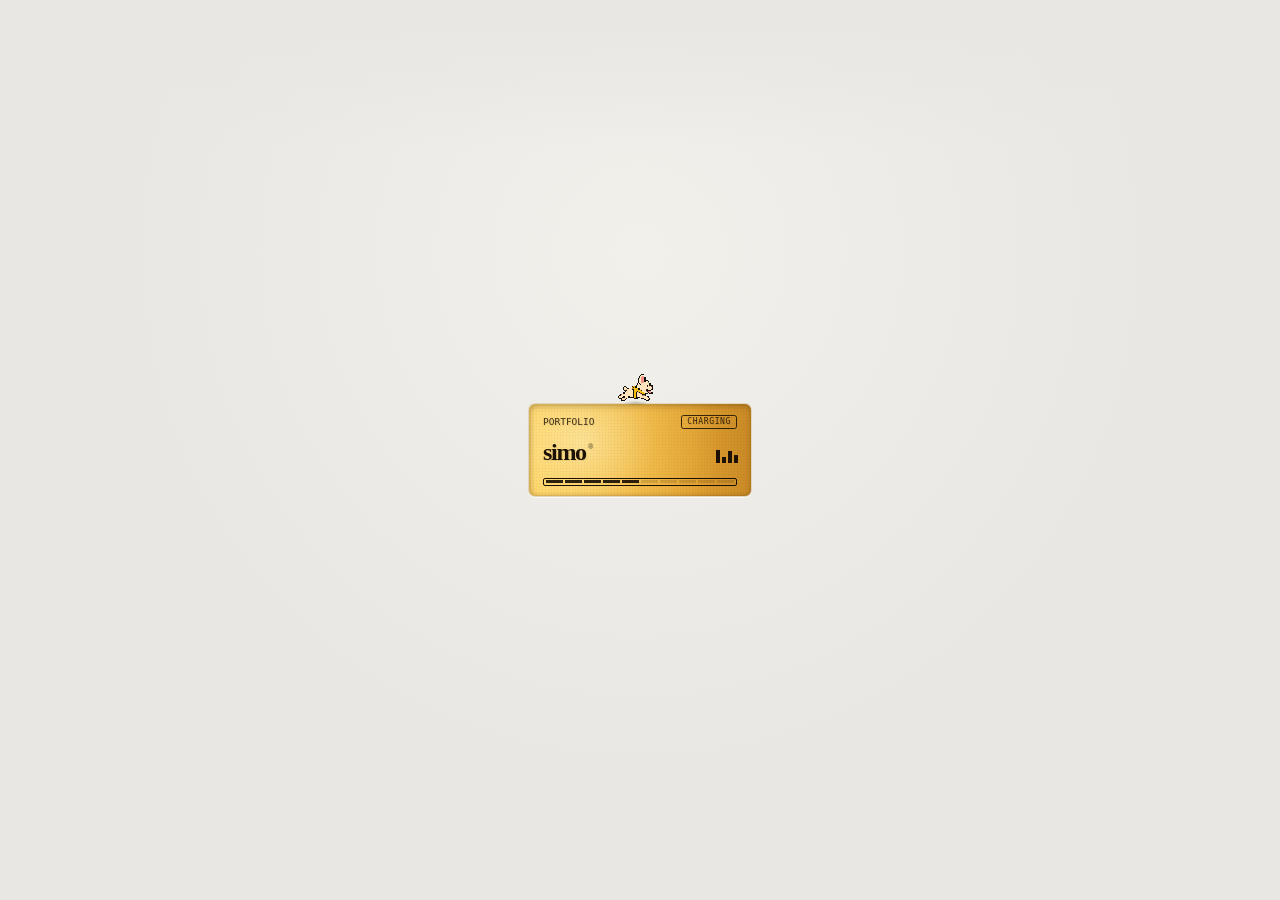
<file: index.html>
<!doctype html>
<html lang="zh-CN">
<head>
  <meta charset="UTF-8">
  <base href="v2/">
  <meta name="viewport" content="width=device-width, initial-scale=1, viewport-fit=cover">
  <meta name="description" content="徐晓强 Simo 的体验设计作品档案：产品体验、视觉与动效、设计系统和团队建设。">
  <title>Simo — A Collection of Design</title>
  <link rel="icon" href="data:image/svg+xml,%3Csvg xmlns='http://www.w3.org/2000/svg' viewBox='0 0 80 80'%3E%3Crect width='80' height='80' rx='17' fill='%23292e2a'/%3E%3Ctext x='40' y='58' font-size='58' font-family='Georgia' text-anchor='middle' fill='%23f5f3ee'%3ES%3C/text%3E%3C/svg%3E">
  <link rel="preload" as="image" href="assets/oneko/oneko-frenchie-v2-64.png?v=20261118-v23-r30">
  
  <link rel="stylesheet" href="styles.css?v=20261121-boot-r3">
  <link rel="stylesheet" href="cassette.css?v=20261118-mobile-hold-r1">
  <link rel="stylesheet" href="paper.css?v=20261116-uniform-paper-r7">
  <link rel="stylesheet" href="paper-print.css?v=20261119-perf-r2">
  <link rel="stylesheet" href="layout.css?v=20261121-nav-r5">
  <link rel="stylesheet" href="archive-player.css?v=20261121-player-r5">
  <link rel="stylesheet" href="micro-objects.css?v=20261120-cd-obi-r6">
  <link rel="stylesheet" href="site-details.css?v=20261121-nav-r5">
  <link rel="stylesheet" href="nav-objects.css?v=20261121-nav-r5">
  <link rel="stylesheet" href="profile-fonts.css?v=20261120-about-r2">
  <link rel="stylesheet" href="explore-fonts.css?v=20261117-c02-lab">
  <link rel="stylesheet" href="mp3-player.css?v=20261119-scroll-reset-r1">
  <link rel="stylesheet" href="fold-cue.css?v=20261120-cue-r2">
  <link rel="stylesheet" href="sound-effects.css?v=20261117-flow-nav-r6">
  <link rel="stylesheet" href="pet-companion.css?v=20261118-v23-r32">
  <link rel="stylesheet" href="insights-telemetry.css?v=20261120-insights-r12">
  <script>
    (() => {
      const h = location.hash.slice(1);
      const p = document.createElement('link');
      p.rel = 'preload';
      p.as = 'script';
      if (h === 'about' || h === 'contact') p.href = 'sd-card-renderer.js?v=20261120-about-r3';
      else if (h === 'collection' || h === 'works' || h === 'experience' || /^project\d+$/.test(h)) p.href = 'cassette-renderer.js?v=20261121-perf-r2';
      else if (h !== 'explore' && !/^talk-|^tool-/.test(h)) p.href = 'mp3-renderer.js?v=20261121-perf-r4';
      if (p.href) document.head.appendChild(p);
    })();
  </script>
  <script src="auth-config.js" defer></script>
  <script src="data.js?v=20261121-title-r1" defer></script>
  <script src="paper-content.js?v=20261120-resume-r2" defer></script>
  <script src="sound-effects.js?v=20261119-perf-r2" defer></script>
  <script src="paper.js?v=20261119-fix5-r1" defer></script>
  <script src="cassette.js?v=20261121-perf-r2" defer></script>
  <script src="mp3-player.js?v=20261121-boot-r3" defer></script>
  <script src="app.js?v=20261121-boot-r3" defer></script>
  <script src="nav-objects.js?v=20261120-cd-obi-r6" defer></script>
  <script src="archive-player.js?v=20261121-player-r3" defer></script>
  <script src="fold-cue.js?v=20261120-cue-r2" defer></script>
</head>
<body class="is-booting">
  <div id="simo-boot-loader" class="simo-boot-loader" aria-hidden="true">
    <div class="boot-unit">
      <span class="frenchie-shadow" id="boot-frenchie-shadow"></span>
      <div class="frenchie-runner" id="boot-frenchie-runner"></div>
      <div class="stn-lcd-screen" id="boot-stn-lcd">
        <div class="stn-lit-backdrop"></div>
        <div class="lcd-content">
          <div class="lcd-topline">
            <span class="lcd-kicker-portfolio" id="boot-lcd-kicker">PORTFOLIO</span>
            <span class="lcd-pill" id="boot-lcd-pill">STANDBY</span>
          </div>
          <div class="lcd-center-row">
            <div class="lcd-brand" id="boot-lcd-brand">simo<span class="reg">®</span></div>
            <div class="lcd-eq" id="boot-lcd-eq"><i></i><i></i><i></i><i></i></div>
          </div>
          <div class="lcd-battery-track" id="boot-lcd-battery">
            <span class="lcd-cell"></span><span class="lcd-cell"></span><span class="lcd-cell"></span><span class="lcd-cell"></span><span class="lcd-cell"></span>
            <span class="lcd-cell"></span><span class="lcd-cell"></span><span class="lcd-cell"></span><span class="lcd-cell"></span><span class="lcd-cell"></span>
          </div>
        </div>
        <div class="lcd-matrix-overlay"></div>
        <div class="lcd-recess-shadow"></div>
      </div>
    </div>
  </div>
  <script>
    (() => {
      const loader = document.getElementById('simo-boot-loader');
      const pet = document.getElementById('boot-frenchie-runner');
      const shadow = document.getElementById('boot-frenchie-shadow');
      const lcd = document.getElementById('boot-stn-lcd');
      const kicker = document.getElementById('boot-lcd-kicker');
      const brand = document.getElementById('boot-lcd-brand');
      const pill = document.getElementById('boot-lcd-pill');
      const eqBars = loader ? [...loader.querySelectorAll('#boot-lcd-eq i')] : [];
      const cells = loader ? [...loader.querySelectorAll('#boot-lcd-battery .lcd-cell')] : [];
      if (!loader || !pet || !shadow || !lcd) return;

      const hash = location.hash.slice(1);
      const forceBoot = /(?:^|[?&])boot=1(?:&|$)/.test(location.search);
      const isSubPage = Boolean(hash && hash !== 'intro' && hash !== 'about');
      let alreadyBooted = false;
      try { alreadyBooted = sessionStorage.getItem('simo_booted_v2') === '1'; } catch (_) {}
      if (!forceBoot && (isSubPage || alreadyBooted)) {
        loader.remove();
        window.__simoAfterFirstHops = () => Promise.resolve();
        window.__simoFinishBoot = () => Promise.resolve();
        return;
      }
      try { sessionStorage.setItem('simo_booted_v2', '1'); } catch (_) {}

      requestAnimationFrame(() => {
        if (!kicker || !brand) return;
        kicker.style.letterSpacing = '0px';
        const bw = kicker.getBoundingClientRect().width;
        const tw = brand.getBoundingClientRect().width;
        if (bw > 0 && tw > bw) {
          kicker.style.letterSpacing = `${((tw - bw) / 8).toFixed(2)}px`;
        }
      });

      const FRAMES = {
        seLeap: [[5, 2]],
        seStep: [[5, 1]],
        poiseE: [[3, 0]],
        runE: [[3, 0], [3, 1]],
        alert: [[7, 3]]
      };
      let prevFrameKey = '';
      const setFrame = (name, tick) => {
        const pair = FRAMES[name] || FRAMES.alert;
        const idx = tick % pair.length;
        const key = name + ':' + idx;
        if (key === prevFrameKey) return;
        prevFrameKey = key;
        const [col, row] = pair[idx];
        pet.style.backgroundPosition = `${((col / 7) * 100).toFixed(3)}% ${((row / 4) * 100).toFixed(3)}%`;
      };

      const TOP_NORMAL = -39.5;
      const TOP_ALERT = -37.5;
      const RUN_START_X = -2;
      const RUN_END_X = 186;
      let timeline = 0;
      let tick = 0;
      let readyToFinish = false;
      let finishResolver = null;
      let firstHopsDone = false;
      let firstHopsResolver = null;
      let prevLit = null;
      let prevPill = '';
      let prevLitCells = -1;
      let prevEqKey = '';

      window.__simoAfterFirstHops = () => firstHopsDone
        ? Promise.resolve()
        : new Promise((resolve) => {
            firstHopsResolver = resolve;
            setTimeout(() => {
              if (!firstHopsDone) {
                firstHopsDone = true;
                const r = firstHopsResolver;
                firstHopsResolver = null;
                r?.();
              }
            }, 460);
          });

      const render = () => {
        const t = Math.max(0, Math.min(100, timeline));
        let chargeRatio = 0;
        let isLit = false;
        if (t < 20) {
          const u = t / 20;
          const hopIdx = u < 0.5 ? 0 : 1;
          const hopLoc = u < 0.5 ? u * 2 : (u - 0.5) * 2;
          const arc = Math.sin(hopLoc * Math.PI);
          const x0 = hopIdx === 0 ? -74 : -38;
          const x1 = hopIdx === 0 ? -38 : RUN_START_X;
          const y0 = hopIdx === 0 ? -74 : -56;
          const y1 = hopIdx === 0 ? -56 : TOP_NORMAL;
          const curX = x0 + (x1 - x0) * hopLoc;
          const groundY = y0 + (y1 - y0) * hopLoc;
          pet.style.transform = `translate3d(${curX.toFixed(1)}px, ${(groundY - arc * 15).toFixed(1)}px, 0)`;
          shadow.style.transform = `translate3d(${(curX + 10).toFixed(1)}px, ${(groundY + 37.5).toFixed(1)}px, 0) scaleX(${(1 - arc * 0.35).toFixed(2)})`;
          shadow.style.opacity = String((0.72 - arc * 0.4).toFixed(2));
          setFrame(hopLoc > 0.12 && hopLoc < 0.86 ? 'seLeap' : 'seStep', tick);
        } else if (t < 27) {
          // Brief landing beat (~145ms) as paws light up the screen before sprinting right
          isLit = true;
          if (!firstHopsDone) {
            firstHopsDone = true;
            if (firstHopsResolver) {
              const r = firstHopsResolver;
              firstHopsResolver = null;
              r();
            }
          }
          chargeRatio = 0;
          pet.style.transform = `translate3d(${RUN_START_X}px, ${TOP_NORMAL}px, 0)`;
          shadow.style.transform = `translate3d(${RUN_START_X + 10}px, -2px, 0) scaleX(1)`;
          shadow.style.opacity = '0.88';
          setFrame(t < 23.5 ? 'seStep' : 'poiseE', tick);
        } else if (t < 92) {
          isLit = true;
          if (!firstHopsDone) {
            firstHopsDone = true;
            if (firstHopsResolver) {
              const r = firstHopsResolver;
              firstHopsResolver = null;
              r();
            }
          }
          chargeRatio = (t - 27) / 65;
          const curX = RUN_START_X + (RUN_END_X - RUN_START_X) * chargeRatio;
          pet.style.transform = `translate3d(${curX.toFixed(1)}px, ${TOP_NORMAL}px, 0)`;
          shadow.style.transform = `translate3d(${(curX + 10).toFixed(1)}px, -2px, 0) scaleX(1)`;
          shadow.style.opacity = '0.88';
          setFrame('runE', tick);
        } else {
          isLit = true;
          if (!firstHopsDone) {
            firstHopsDone = true;
            if (firstHopsResolver) {
              const r = firstHopsResolver;
              firstHopsResolver = null;
              r();
            }
          }
          chargeRatio = 1;
          pet.style.transform = `translate3d(${RUN_END_X}px, ${TOP_ALERT}px, 0) scale(1.13)`;
          shadow.style.transform = `translate3d(${RUN_END_X + 10}px, -2px, 0) scaleX(1)`;
          shadow.style.opacity = '0.9';
          setFrame('alert', tick);
        }
        if (isLit !== prevLit) {
          prevLit = isLit;
          lcd.classList.toggle('is-lit', isLit);
        }
        const pct = Math.round(chargeRatio * 100);
        const nextPill = !isLit ? 'STANDBY' : pct >= 99 ? 'READY' : 'CHARGING';
        if (pill && nextPill !== prevPill) {
          prevPill = nextPill;
          pill.textContent = nextPill;
        }
        const litCells = Math.round(chargeRatio * cells.length);
        if (litCells !== prevLitCells) {
          prevLitCells = litCells;
          for (let idx = 0; idx < cells.length; idx++) {
            cells[idx].classList.toggle('is-on', idx < litCells);
          }
        }
        const eqKey = isLit ? `${tick}:${Math.floor(pct / 8)}` : 'off';
        if (eqKey !== prevEqKey) {
          prevEqKey = eqKey;
          const eqS = isLit
            ? [(4 + ((tick * 4 + pct) % 10)) / 15, (6 + ((tick * 6 + pct * 2) % 8)) / 15, (3 + ((tick * 3 + pct) % 11)) / 15, (5 + ((tick * 7 + pct) % 9)) / 15]
            : [0.2, 0.2, 0.2, 0.2];
          for (let i = 0; i < eqBars.length; i++) {
            eqBars[i].style.transform = `scaleY(${eqS[i].toFixed(2)})`;
          }
        }
      };

      render();
      let lastFrameAt = performance.now();
      let lastGaitAt = lastFrameAt;
      let rafId = 0;
      let exiting = false;

      const stepBoot = (now) => {
        const dt = Math.min(0.05, Math.max(0.004, (now - lastFrameAt) / 1000));
        lastFrameAt = now;
        if (now - lastGaitAt >= 90) {
          tick += Math.max(1, Math.floor((now - lastGaitAt) / 90));
          lastGaitAt = now;
        }

        if (timeline < 20) {
          // Mandatory two-hop entrance onto screen (~415ms crisp parabolic hops)
          timeline = Math.min(20, timeline + 48 * dt);
        } else if (timeline < 27) {
          // Brief grounded beat on screen top edge (~145ms) before running right
          timeline = Math.min(27, timeline + 48 * dt);
        } else if (timeline < 92) {
          // Dynamic charging run: smoothly damps if still warming up; briskly glides once ready
          if (!readyToFinish) {
            const damp = timeline < 55 ? 1 : Math.max(0.12, (90 - timeline) / 35);
            timeline = Math.min(89.6, timeline + 68 * damp * dt);
          } else {
            timeline = Math.min(92, timeline + 115 * dt);
          }
        } else if (timeline < 100) {
          // Crisp 100% READY alert pose hold (~165ms) before curtain lift
          timeline = Math.min(100, timeline + 48 * dt);
        } else {
          exiting = true;
          loader.classList.add('is-exiting');
          setTimeout(() => {
            if (finishResolver) finishResolver();
            setTimeout(() => loader.remove(), 320);
          }, 180);
          return;
        }
        render();
        if (!exiting) rafId = requestAnimationFrame(stepBoot);
      };
      rafId = requestAnimationFrame(stepBoot);

      window.__simoFinishBoot = () => {
        if (window.matchMedia('(prefers-reduced-motion: reduce)').matches) {
          cancelAnimationFrame(rafId);
          loader.remove();
          return Promise.resolve();
        }
        requestAnimationFrame(() => {
          readyToFinish = true;
        });
        return new Promise((resolve) => {
          finishResolver = resolve;
        });
      };
    })();
  </script>
  <div class="viewport-cover" aria-hidden="true"></div>
  <a class="skip-link" href="#collection">跳到作品集</a>
  <header class="site-header">
  <div class="brand-lockup"><a class="brand" href="#" data-home aria-label="Simo，返回首页">simo<span>®</span></a><p>PORTFOLIO.CAS</p><span class="brand-edition"><svg class="archive-signal" viewBox="0 0 24 18" aria-hidden="true"><rect x="1" y="1" width="22" height="16" rx="2"/><rect x="5" y="5" width="14" height="6" rx="2"/><circle cx="8" cy="8" r="1.1"/><circle cx="16" cy="8" r="1.1"/><path d="M5 17l2-4h10l2 4"/></svg></span></div>
    <nav class="header-nav" aria-label="主导航">
      <a href="#intro" data-about-nav>Intro</a>
      <a href="#collection" data-collection>作品</a>
      <a href="#explore" data-explore-nav>探索</a>
      <a href="#about" data-contact-nav>关于 <span aria-hidden="true">↗</span></a>
    </nav>
  </header>
  <nav id="shelf-index" class="shelf-index" aria-label="磁带目录"></nav>
  <nav id="about-index" class="shelf-index about-index" aria-label="关于页面目录"></nav>

  <main id="main-content">
    <section id="collection" class="collection" aria-labelledby="collection-title">
      <h1 id="collection-title" class="sr-only">Simo 的设计档案，项目磁带与个人折页</h1>
      <div class="archive-note" aria-hidden="true"><span class="archive-note-line"></span><span>2016 — Now<br>SELECTED WORKS & RECORDINGS</span></div>
      <div class="collection-topline"><span id="shelf-counter">01 / 05</span><div class="view-switch" role="group" aria-label="作品浏览方式"><button type="button" data-layout="shelf" aria-pressed="true">磁带架</button><span aria-hidden="true">/</span><button type="button" data-layout="index" aria-pressed="false">作品目录</button></div></div>
      <div class="tape-stage" id="tape-stage" aria-label="项目磁带与个人折页，从上向下浏览，点击展开内容">
        <div class="rack" id="rack"></div>
      </div>
      <div class="now-playing" aria-label="当前选择的档案">
        <span class="now-code" id="now-code">SIDE A / TRACK 01</span>
        <button class="now-title" type="button" id="now-open"><span id="now-title">播放器&amp;我的页减负计划</span><span class="now-subtitle" id="now-subtitle">UX Renovation</span><span class="now-open-arrow" aria-hidden="true">↗</span></button>
        <div class="shelf-controls"><button type="button" id="shelf-prev" aria-label="预览上一盘卡带">←</button><div id="shelf-dots" class="shelf-dots" aria-label="选择卡带"></div><button type="button" id="shelf-next" aria-label="预览下一盘卡带">→</button></div>
      </div>
    </section>

    <section id="project-index" class="project-index" aria-labelledby="index-title">
      <div class="section-heading"><div><p class="eyebrow">SIDE A / SIDE B</p><h2 id="index-title">四段实践，一条设计路径。</h2></div><span class="section-note">PRODUCTS → SYSTEMS → PEOPLE</span></div>
      <div class="project-list" id="project-list"></div>
    </section>

    <section id="explore" class="explore-section" aria-labelledby="explore-title">
      <h2 id="explore-title" class="sr-only">公开课、工具与设计实验</h2>
      <div class="collection-topline explore-topline">
        <span id="explore-counter">03 / 03</span>
        <div class="view-switch explore-filter" role="group" aria-label="探索内容筛选">
          <button type="button" data-explore-filter="all" aria-pressed="true">全部</button><span aria-hidden="true">/</span><button type="button" data-explore-filter="talk" aria-pressed="false">分享</button><span aria-hidden="true">/</span><button type="button" data-explore-filter="tool" aria-pressed="false">工具</button>
        </div>
      </div>
      <div class="archive-note explore-archive-note" aria-hidden="true"><span class="archive-note-line"></span><span>2024 — Now<br>TALKS, TOOLS &amp; DESIGN LAB</span></div>
      <div id="explore-list" class="explore-grid"></div>
      <div class="section-bottom-cue is-explore-cue" aria-hidden="true">
        <span class="fold-cue-mouse"><i></i></span>
        <span>继续下滑进入「关于」</span>
      </div>
    </section>

    <section id="about" class="about-section" aria-labelledby="about-title"></section>

    <section id="contact" class="contact-section" aria-labelledby="contact-title"></section>

    <section id="about-foldout" class="about-foldout" aria-labelledby="about-foldout-title">
      <h2 id="about-foldout-title" class="sr-only">关于徐晓强，一张个人折页</h2>
      <div id="paper-scroll-range" class="paper-scroll-range">
        <span id="experience" class="foldout-anchor" aria-hidden="true"></span>
        <div class="paper-sticky">
          <div id="paper-shelf" class="paper-shelf" aria-label="徐晓强的个人折页，向下滚动展开"></div>
        </div>
      </div>
    </section>

  </main>

  <dialog id="story-dialog" class="story-dialog" aria-labelledby="story-title">
    <div class="viewport-cover" aria-hidden="true"></div>
    <div class="reading-progress" aria-hidden="true"><span id="reading-progress"></span></div>
    <header class="story-header"><button type="button" class="back-button" id="story-back" aria-label="返回磁带架"><span aria-hidden="true"><svg class="back-icon" viewBox="0 0 20 20" focusable="false"><path d="M17 10H3m5-5-5 5 5 5"/></svg></span><span class="back-label">返回</span></button><span class="story-header-label" id="story-header-label">SIDE A / TRACK 01</span><div class="story-arrows"><button type="button" id="story-prev" aria-label="上一个条目">←</button><button type="button" id="story-next" aria-label="下一个条目">→</button></div></header>
    <nav id="story-index" class="story-index" aria-label="切换作品条目"></nav>
    <div class="story-layout">
      <aside class="story-object"><div class="story-object-inner"><span class="object-small-label" id="story-object-label">ORIGINAL RECORDING / 01</span><div id="story-cassette" aria-label="当前项目卡带，正面视角"></div><div id="story-cd" class="story-cd" hidden></div><div class="object-caption"><span id="object-caption-name">播放器&amp;我的页减负计划</span><span id="object-caption-kind">UX Renovation</span></div></div></aside>
      <article class="story-content" id="story-content"><h2 id="story-title"></h2><div id="story-body"></div></article>
    </div>
  </dialog>

  <dialog id="image-dialog" class="image-dialog" aria-labelledby="image-view-title">
    <div class="viewport-cover" aria-hidden="true"></div>
    <header><span id="image-view-title">项目大图</span><div class="image-actions"><button type="button" id="image-zoom" aria-pressed="false">放大查看 ⤢</button><button type="button" id="image-close" aria-label="关闭大图">关闭 ×</button></div></header><div class="image-canvas"><img id="full-image" alt="" draggable="false"></div><footer><button type="button" id="image-prev" aria-label="上一页">←</button><span id="image-counter"></span><button type="button" id="image-next" aria-label="下一页">→</button></footer>
  </dialog>

  <dialog id="access-dialog" class="access-dialog" aria-labelledby="access-title"><form id="access-form"><div class="access-topline"><span class="brand">simo<span>®</span></span><span class="access-edition">VOL. 01<br>PRIVATE ARCHIVE</span></div><span class="access-seal" aria-hidden="true"><span>5</span><small>RECORDINGS</small></span><p class="eyebrow">A PRIVATE COLLECTION</p><h2 id="access-title">欢迎来到我的<br><em>设计档案。</em></h2><p class="access-description">磁带与折页，记录关于产品、系统与人的设计实践。<br>输入访问密码，开始翻阅。</p><label for="access-password">访问密码</label><div class="password-field"><input id="access-password" type="password" autocomplete="current-password" required autofocus><button type="submit" aria-label="打开作品集">→</button></div><p id="access-error" role="alert"></p><div class="access-footnote" aria-hidden="true"><span>PORTFOLIO.CAS</span><span>SIMO / 2025</span></div></form></dialog>
  <dialog id="insights-hud-dialog" class="insights-hud-dialog" aria-labelledby="hud-title"></dialog>
  <noscript><p class="no-script">此作品集需要 JavaScript 来浏览交互内容。你也可以查看<a href="assets/docs/xu-xiaoqiang-resume.pdf?v=20261120-resume-r2">完整简历</a>。</p></noscript>
</body>
</html>
</file>
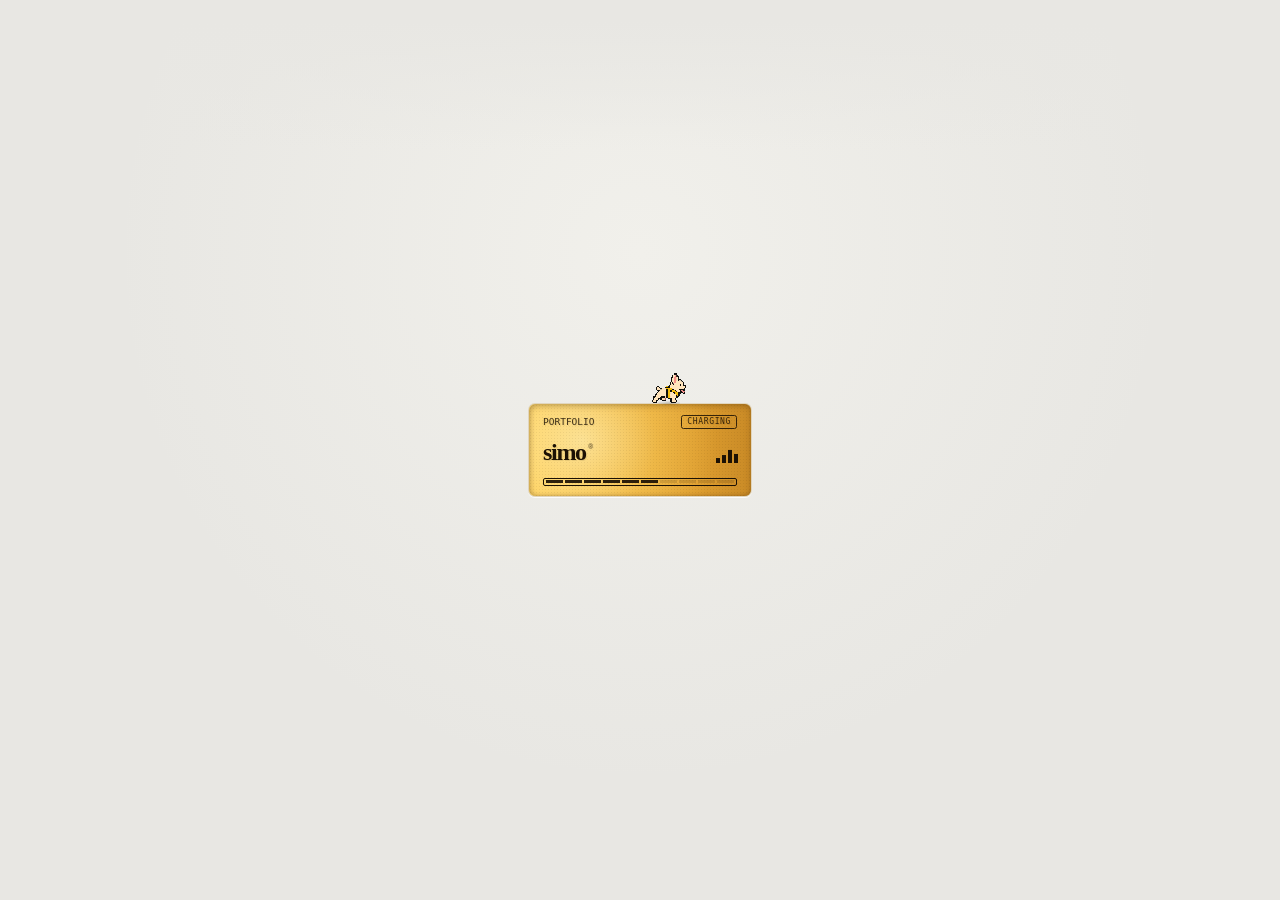
<file: v2/index.html>
<!doctype html>
<html lang="zh-CN">
<head>
  <meta charset="UTF-8">
  <meta name="viewport" content="width=device-width, initial-scale=1, viewport-fit=cover">
  <meta name="description" content="徐晓强 Simo 的体验设计作品档案：产品体验、视觉与动效、设计系统和团队建设。">
  <title>Simo — A Collection of Design</title>
  <link rel="icon" href="data:image/svg+xml,%3Csvg xmlns='http://www.w3.org/2000/svg' viewBox='0 0 80 80'%3E%3Crect width='80' height='80' rx='17' fill='%23292e2a'/%3E%3Ctext x='40' y='58' font-size='58' font-family='Georgia' text-anchor='middle' fill='%23f5f3ee'%3ES%3C/text%3E%3C/svg%3E">
  <link rel="preload" as="image" href="assets/oneko/oneko-frenchie-v2-64.png?v=20261118-v23-r30">
  
  <link rel="stylesheet" href="styles.css?v=20261121-boot-r3">
  <link rel="stylesheet" href="cassette.css?v=20261118-mobile-hold-r1">
  <link rel="stylesheet" href="paper.css?v=20261116-uniform-paper-r7">
  <link rel="stylesheet" href="paper-print.css?v=20261119-perf-r2">
  <link rel="stylesheet" href="layout.css?v=20261121-nav-r5">
  <link rel="stylesheet" href="archive-player.css?v=20261121-player-r5">
  <link rel="stylesheet" href="micro-objects.css?v=20261120-cd-obi-r6">
  <link rel="stylesheet" href="site-details.css?v=20261121-nav-r5">
  <link rel="stylesheet" href="nav-objects.css?v=20261121-nav-r5">
  <link rel="stylesheet" href="profile-fonts.css?v=20261120-about-r2">
  <link rel="stylesheet" href="explore-fonts.css?v=20261117-c02-lab">
  <link rel="stylesheet" href="mp3-player.css?v=20261119-scroll-reset-r1">
  <link rel="stylesheet" href="fold-cue.css?v=20261120-cue-r2">
  <link rel="stylesheet" href="sound-effects.css?v=20261117-flow-nav-r6">
  <link rel="stylesheet" href="pet-companion.css?v=20261118-v23-r32">
  <link rel="stylesheet" href="insights-telemetry.css?v=20261120-insights-r12">
  <script>
    (() => {
      const h = location.hash.slice(1);
      const p = document.createElement('link');
      p.rel = 'preload';
      p.as = 'script';
      if (h === 'about' || h === 'contact') p.href = 'sd-card-renderer.js?v=20261120-about-r3';
      else if (h === 'collection' || h === 'works' || h === 'experience' || /^project\d+$/.test(h)) p.href = 'cassette-renderer.js?v=20261121-perf-r2';
      else if (h !== 'explore' && !/^talk-|^tool-/.test(h)) p.href = 'mp3-renderer.js?v=20261121-perf-r4';
      if (p.href) document.head.appendChild(p);
    })();
  </script>
  <script src="auth-config.js" defer></script>
  <script src="data.js?v=20261121-title-r1" defer></script>
  <script src="paper-content.js?v=20261120-resume-r2" defer></script>
  <script src="sound-effects.js?v=20261119-perf-r2" defer></script>
  <script src="paper.js?v=20261119-fix5-r1" defer></script>
  <script src="cassette.js?v=20261121-perf-r2" defer></script>
  <script src="mp3-player.js?v=20261121-boot-r3" defer></script>
  <script src="app.js?v=20261121-boot-r3" defer></script>
  <script src="nav-objects.js?v=20261120-cd-obi-r6" defer></script>
  <script src="archive-player.js?v=20261121-player-r3" defer></script>
  <script src="fold-cue.js?v=20261120-cue-r2" defer></script>
</head>
<body class="is-booting">
  <div id="simo-boot-loader" class="simo-boot-loader" aria-hidden="true">
    <div class="boot-unit">
      <span class="frenchie-shadow" id="boot-frenchie-shadow"></span>
      <div class="frenchie-runner" id="boot-frenchie-runner"></div>
      <div class="stn-lcd-screen" id="boot-stn-lcd">
        <div class="stn-lit-backdrop"></div>
        <div class="lcd-content">
          <div class="lcd-topline">
            <span class="lcd-kicker-portfolio" id="boot-lcd-kicker">PORTFOLIO</span>
            <span class="lcd-pill" id="boot-lcd-pill">STANDBY</span>
          </div>
          <div class="lcd-center-row">
            <div class="lcd-brand" id="boot-lcd-brand">simo<span class="reg">®</span></div>
            <div class="lcd-eq" id="boot-lcd-eq"><i></i><i></i><i></i><i></i></div>
          </div>
          <div class="lcd-battery-track" id="boot-lcd-battery">
            <span class="lcd-cell"></span><span class="lcd-cell"></span><span class="lcd-cell"></span><span class="lcd-cell"></span><span class="lcd-cell"></span>
            <span class="lcd-cell"></span><span class="lcd-cell"></span><span class="lcd-cell"></span><span class="lcd-cell"></span><span class="lcd-cell"></span>
          </div>
        </div>
        <div class="lcd-matrix-overlay"></div>
        <div class="lcd-recess-shadow"></div>
      </div>
    </div>
  </div>
  <script>
    (() => {
      const loader = document.getElementById('simo-boot-loader');
      const pet = document.getElementById('boot-frenchie-runner');
      const shadow = document.getElementById('boot-frenchie-shadow');
      const lcd = document.getElementById('boot-stn-lcd');
      const kicker = document.getElementById('boot-lcd-kicker');
      const brand = document.getElementById('boot-lcd-brand');
      const pill = document.getElementById('boot-lcd-pill');
      const eqBars = loader ? [...loader.querySelectorAll('#boot-lcd-eq i')] : [];
      const cells = loader ? [...loader.querySelectorAll('#boot-lcd-battery .lcd-cell')] : [];
      if (!loader || !pet || !shadow || !lcd) return;

      const hash = location.hash.slice(1);
      const forceBoot = /(?:^|[?&])boot=1(?:&|$)/.test(location.search);
      const isSubPage = Boolean(hash && hash !== 'intro' && hash !== 'about');
      let alreadyBooted = false;
      try { alreadyBooted = sessionStorage.getItem('simo_booted_v2') === '1'; } catch (_) {}
      if (!forceBoot && (isSubPage || alreadyBooted)) {
        loader.remove();
        window.__simoAfterFirstHops = () => Promise.resolve();
        window.__simoFinishBoot = () => Promise.resolve();
        return;
      }
      try { sessionStorage.setItem('simo_booted_v2', '1'); } catch (_) {}

      requestAnimationFrame(() => {
        if (!kicker || !brand) return;
        kicker.style.letterSpacing = '0px';
        const bw = kicker.getBoundingClientRect().width;
        const tw = brand.getBoundingClientRect().width;
        if (bw > 0 && tw > bw) {
          kicker.style.letterSpacing = `${((tw - bw) / 8).toFixed(2)}px`;
        }
      });

      const FRAMES = {
        seLeap: [[5, 2]],
        seStep: [[5, 1]],
        poiseE: [[3, 0]],
        runE: [[3, 0], [3, 1]],
        alert: [[7, 3]]
      };
      let prevFrameKey = '';
      const setFrame = (name, tick) => {
        const pair = FRAMES[name] || FRAMES.alert;
        const idx = tick % pair.length;
        const key = name + ':' + idx;
        if (key === prevFrameKey) return;
        prevFrameKey = key;
        const [col, row] = pair[idx];
        pet.style.backgroundPosition = `${((col / 7) * 100).toFixed(3)}% ${((row / 4) * 100).toFixed(3)}%`;
      };

      const TOP_NORMAL = -39.5;
      const TOP_ALERT = -37.5;
      const RUN_START_X = -2;
      const RUN_END_X = 186;
      let timeline = 0;
      let tick = 0;
      let readyToFinish = false;
      let finishResolver = null;
      let firstHopsDone = false;
      let firstHopsResolver = null;
      let prevLit = null;
      let prevPill = '';
      let prevLitCells = -1;
      let prevEqKey = '';

      window.__simoAfterFirstHops = () => firstHopsDone
        ? Promise.resolve()
        : new Promise((resolve) => {
            firstHopsResolver = resolve;
            setTimeout(() => {
              if (!firstHopsDone) {
                firstHopsDone = true;
                const r = firstHopsResolver;
                firstHopsResolver = null;
                r?.();
              }
            }, 460);
          });

      const render = () => {
        const t = Math.max(0, Math.min(100, timeline));
        let chargeRatio = 0;
        let isLit = false;
        if (t < 20) {
          const u = t / 20;
          const hopIdx = u < 0.5 ? 0 : 1;
          const hopLoc = u < 0.5 ? u * 2 : (u - 0.5) * 2;
          const arc = Math.sin(hopLoc * Math.PI);
          const x0 = hopIdx === 0 ? -74 : -38;
          const x1 = hopIdx === 0 ? -38 : RUN_START_X;
          const y0 = hopIdx === 0 ? -74 : -56;
          const y1 = hopIdx === 0 ? -56 : TOP_NORMAL;
          const curX = x0 + (x1 - x0) * hopLoc;
          const groundY = y0 + (y1 - y0) * hopLoc;
          pet.style.transform = `translate3d(${curX.toFixed(1)}px, ${(groundY - arc * 15).toFixed(1)}px, 0)`;
          shadow.style.transform = `translate3d(${(curX + 10).toFixed(1)}px, ${(groundY + 37.5).toFixed(1)}px, 0) scaleX(${(1 - arc * 0.35).toFixed(2)})`;
          shadow.style.opacity = String((0.72 - arc * 0.4).toFixed(2));
          setFrame(hopLoc > 0.12 && hopLoc < 0.86 ? 'seLeap' : 'seStep', tick);
        } else if (t < 27) {
          // Brief landing beat (~145ms) as paws light up the screen before sprinting right
          isLit = true;
          if (!firstHopsDone) {
            firstHopsDone = true;
            if (firstHopsResolver) {
              const r = firstHopsResolver;
              firstHopsResolver = null;
              r();
            }
          }
          chargeRatio = 0;
          pet.style.transform = `translate3d(${RUN_START_X}px, ${TOP_NORMAL}px, 0)`;
          shadow.style.transform = `translate3d(${RUN_START_X + 10}px, -2px, 0) scaleX(1)`;
          shadow.style.opacity = '0.88';
          setFrame(t < 23.5 ? 'seStep' : 'poiseE', tick);
        } else if (t < 92) {
          isLit = true;
          if (!firstHopsDone) {
            firstHopsDone = true;
            if (firstHopsResolver) {
              const r = firstHopsResolver;
              firstHopsResolver = null;
              r();
            }
          }
          chargeRatio = (t - 27) / 65;
          const curX = RUN_START_X + (RUN_END_X - RUN_START_X) * chargeRatio;
          pet.style.transform = `translate3d(${curX.toFixed(1)}px, ${TOP_NORMAL}px, 0)`;
          shadow.style.transform = `translate3d(${(curX + 10).toFixed(1)}px, -2px, 0) scaleX(1)`;
          shadow.style.opacity = '0.88';
          setFrame('runE', tick);
        } else {
          isLit = true;
          if (!firstHopsDone) {
            firstHopsDone = true;
            if (firstHopsResolver) {
              const r = firstHopsResolver;
              firstHopsResolver = null;
              r();
            }
          }
          chargeRatio = 1;
          pet.style.transform = `translate3d(${RUN_END_X}px, ${TOP_ALERT}px, 0) scale(1.13)`;
          shadow.style.transform = `translate3d(${RUN_END_X + 10}px, -2px, 0) scaleX(1)`;
          shadow.style.opacity = '0.9';
          setFrame('alert', tick);
        }
        if (isLit !== prevLit) {
          prevLit = isLit;
          lcd.classList.toggle('is-lit', isLit);
        }
        const pct = Math.round(chargeRatio * 100);
        const nextPill = !isLit ? 'STANDBY' : pct >= 99 ? 'READY' : 'CHARGING';
        if (pill && nextPill !== prevPill) {
          prevPill = nextPill;
          pill.textContent = nextPill;
        }
        const litCells = Math.round(chargeRatio * cells.length);
        if (litCells !== prevLitCells) {
          prevLitCells = litCells;
          for (let idx = 0; idx < cells.length; idx++) {
            cells[idx].classList.toggle('is-on', idx < litCells);
          }
        }
        const eqKey = isLit ? `${tick}:${Math.floor(pct / 8)}` : 'off';
        if (eqKey !== prevEqKey) {
          prevEqKey = eqKey;
          const eqS = isLit
            ? [(4 + ((tick * 4 + pct) % 10)) / 15, (6 + ((tick * 6 + pct * 2) % 8)) / 15, (3 + ((tick * 3 + pct) % 11)) / 15, (5 + ((tick * 7 + pct) % 9)) / 15]
            : [0.2, 0.2, 0.2, 0.2];
          for (let i = 0; i < eqBars.length; i++) {
            eqBars[i].style.transform = `scaleY(${eqS[i].toFixed(2)})`;
          }
        }
      };

      render();
      let lastFrameAt = performance.now();
      let lastGaitAt = lastFrameAt;
      let rafId = 0;
      let exiting = false;

      const stepBoot = (now) => {
        const dt = Math.min(0.05, Math.max(0.004, (now - lastFrameAt) / 1000));
        lastFrameAt = now;
        if (now - lastGaitAt >= 90) {
          tick += Math.max(1, Math.floor((now - lastGaitAt) / 90));
          lastGaitAt = now;
        }

        if (timeline < 20) {
          // Mandatory two-hop entrance onto screen (~415ms crisp parabolic hops)
          timeline = Math.min(20, timeline + 48 * dt);
        } else if (timeline < 27) {
          // Brief grounded beat on screen top edge (~145ms) before running right
          timeline = Math.min(27, timeline + 48 * dt);
        } else if (timeline < 92) {
          // Dynamic charging run: smoothly damps if still warming up; briskly glides once ready
          if (!readyToFinish) {
            const damp = timeline < 55 ? 1 : Math.max(0.12, (90 - timeline) / 35);
            timeline = Math.min(89.6, timeline + 68 * damp * dt);
          } else {
            timeline = Math.min(92, timeline + 115 * dt);
          }
        } else if (timeline < 100) {
          // Crisp 100% READY alert pose hold (~165ms) before curtain lift
          timeline = Math.min(100, timeline + 48 * dt);
        } else {
          exiting = true;
          loader.classList.add('is-exiting');
          setTimeout(() => {
            if (finishResolver) finishResolver();
            setTimeout(() => loader.remove(), 320);
          }, 180);
          return;
        }
        render();
        if (!exiting) rafId = requestAnimationFrame(stepBoot);
      };
      rafId = requestAnimationFrame(stepBoot);

      window.__simoFinishBoot = () => {
        if (window.matchMedia('(prefers-reduced-motion: reduce)').matches) {
          cancelAnimationFrame(rafId);
          loader.remove();
          return Promise.resolve();
        }
        requestAnimationFrame(() => {
          readyToFinish = true;
        });
        return new Promise((resolve) => {
          finishResolver = resolve;
        });
      };
    })();
  </script>
  <div class="viewport-cover" aria-hidden="true"></div>
  <a class="skip-link" href="#collection">跳到作品集</a>
  <header class="site-header">
  <div class="brand-lockup"><a class="brand" href="#" data-home aria-label="Simo，返回首页">simo<span>®</span></a><p>PORTFOLIO.CAS</p><span class="brand-edition"><svg class="archive-signal" viewBox="0 0 24 18" aria-hidden="true"><rect x="1" y="1" width="22" height="16" rx="2"/><rect x="5" y="5" width="14" height="6" rx="2"/><circle cx="8" cy="8" r="1.1"/><circle cx="16" cy="8" r="1.1"/><path d="M5 17l2-4h10l2 4"/></svg></span></div>
    <nav class="header-nav" aria-label="主导航">
      <a href="#intro" data-about-nav>Intro</a>
      <a href="#collection" data-collection>作品</a>
      <a href="#explore" data-explore-nav>探索</a>
      <a href="#about" data-contact-nav>关于 <span aria-hidden="true">↗</span></a>
    </nav>
  </header>
  <nav id="shelf-index" class="shelf-index" aria-label="磁带目录"></nav>
  <nav id="about-index" class="shelf-index about-index" aria-label="关于页面目录"></nav>

  <main id="main-content">
    <section id="collection" class="collection" aria-labelledby="collection-title">
      <h1 id="collection-title" class="sr-only">Simo 的设计档案，项目磁带与个人折页</h1>
      <div class="archive-note" aria-hidden="true"><span class="archive-note-line"></span><span>2016 — Now<br>SELECTED WORKS & RECORDINGS</span></div>
      <div class="collection-topline"><span id="shelf-counter">01 / 05</span><div class="view-switch" role="group" aria-label="作品浏览方式"><button type="button" data-layout="shelf" aria-pressed="true">磁带架</button><span aria-hidden="true">/</span><button type="button" data-layout="index" aria-pressed="false">作品目录</button></div></div>
      <div class="tape-stage" id="tape-stage" aria-label="项目磁带与个人折页，从上向下浏览，点击展开内容">
        <div class="rack" id="rack"></div>
      </div>
      <div class="now-playing" aria-label="当前选择的档案">
        <span class="now-code" id="now-code">SIDE A / TRACK 01</span>
        <button class="now-title" type="button" id="now-open"><span id="now-title">播放器&amp;我的页减负计划</span><span class="now-subtitle" id="now-subtitle">UX Renovation</span><span class="now-open-arrow" aria-hidden="true">↗</span></button>
        <div class="shelf-controls"><button type="button" id="shelf-prev" aria-label="预览上一盘卡带">←</button><div id="shelf-dots" class="shelf-dots" aria-label="选择卡带"></div><button type="button" id="shelf-next" aria-label="预览下一盘卡带">→</button></div>
      </div>
    </section>

    <section id="project-index" class="project-index" aria-labelledby="index-title">
      <div class="section-heading"><div><p class="eyebrow">SIDE A / SIDE B</p><h2 id="index-title">四段实践，一条设计路径。</h2></div><span class="section-note">PRODUCTS → SYSTEMS → PEOPLE</span></div>
      <div class="project-list" id="project-list"></div>
    </section>

    <section id="explore" class="explore-section" aria-labelledby="explore-title">
      <h2 id="explore-title" class="sr-only">公开课、工具与设计实验</h2>
      <div class="collection-topline explore-topline">
        <span id="explore-counter">03 / 03</span>
        <div class="view-switch explore-filter" role="group" aria-label="探索内容筛选">
          <button type="button" data-explore-filter="all" aria-pressed="true">全部</button><span aria-hidden="true">/</span><button type="button" data-explore-filter="talk" aria-pressed="false">分享</button><span aria-hidden="true">/</span><button type="button" data-explore-filter="tool" aria-pressed="false">工具</button>
        </div>
      </div>
      <div class="archive-note explore-archive-note" aria-hidden="true"><span class="archive-note-line"></span><span>2024 — Now<br>TALKS, TOOLS &amp; DESIGN LAB</span></div>
      <div id="explore-list" class="explore-grid"></div>
      <div class="section-bottom-cue is-explore-cue" aria-hidden="true">
        <span class="fold-cue-mouse"><i></i></span>
        <span>继续下滑进入「关于」</span>
      </div>
    </section>

    <section id="about" class="about-section" aria-labelledby="about-title"></section>

    <section id="contact" class="contact-section" aria-labelledby="contact-title"></section>

    <section id="about-foldout" class="about-foldout" aria-labelledby="about-foldout-title">
      <h2 id="about-foldout-title" class="sr-only">关于徐晓强，一张个人折页</h2>
      <div id="paper-scroll-range" class="paper-scroll-range">
        <span id="experience" class="foldout-anchor" aria-hidden="true"></span>
        <div class="paper-sticky">
          <div id="paper-shelf" class="paper-shelf" aria-label="徐晓强的个人折页，向下滚动展开"></div>
        </div>
      </div>
    </section>

  </main>

  <dialog id="story-dialog" class="story-dialog" aria-labelledby="story-title">
    <div class="viewport-cover" aria-hidden="true"></div>
    <div class="reading-progress" aria-hidden="true"><span id="reading-progress"></span></div>
    <header class="story-header"><button type="button" class="back-button" id="story-back" aria-label="返回磁带架"><span aria-hidden="true"><svg class="back-icon" viewBox="0 0 20 20" focusable="false"><path d="M17 10H3m5-5-5 5 5 5"/></svg></span><span class="back-label">返回</span></button><span class="story-header-label" id="story-header-label">SIDE A / TRACK 01</span><div class="story-arrows"><button type="button" id="story-prev" aria-label="上一个条目">←</button><button type="button" id="story-next" aria-label="下一个条目">→</button></div></header>
    <nav id="story-index" class="story-index" aria-label="切换作品条目"></nav>
    <div class="story-layout">
      <aside class="story-object"><div class="story-object-inner"><span class="object-small-label" id="story-object-label">ORIGINAL RECORDING / 01</span><div id="story-cassette" aria-label="当前项目卡带，正面视角"></div><div id="story-cd" class="story-cd" hidden></div><div class="object-caption"><span id="object-caption-name">播放器&amp;我的页减负计划</span><span id="object-caption-kind">UX Renovation</span></div></div></aside>
      <article class="story-content" id="story-content"><h2 id="story-title"></h2><div id="story-body"></div></article>
    </div>
  </dialog>

  <dialog id="image-dialog" class="image-dialog" aria-labelledby="image-view-title">
    <div class="viewport-cover" aria-hidden="true"></div>
    <header><span id="image-view-title">项目大图</span><div class="image-actions"><button type="button" id="image-zoom" aria-pressed="false">放大查看 ⤢</button><button type="button" id="image-close" aria-label="关闭大图">关闭 ×</button></div></header><div class="image-canvas"><img id="full-image" alt="" draggable="false"></div><footer><button type="button" id="image-prev" aria-label="上一页">←</button><span id="image-counter"></span><button type="button" id="image-next" aria-label="下一页">→</button></footer>
  </dialog>

  <dialog id="access-dialog" class="access-dialog" aria-labelledby="access-title"><form id="access-form"><div class="access-topline"><span class="brand">simo<span>®</span></span><span class="access-edition">VOL. 01<br>PRIVATE ARCHIVE</span></div><span class="access-seal" aria-hidden="true"><span>5</span><small>RECORDINGS</small></span><p class="eyebrow">A PRIVATE COLLECTION</p><h2 id="access-title">欢迎来到我的<br><em>设计档案。</em></h2><p class="access-description">磁带与折页，记录关于产品、系统与人的设计实践。<br>输入访问密码，开始翻阅。</p><label for="access-password">访问密码</label><div class="password-field"><input id="access-password" type="password" autocomplete="current-password" required autofocus><button type="submit" aria-label="打开作品集">→</button></div><p id="access-error" role="alert"></p><div class="access-footnote" aria-hidden="true"><span>PORTFOLIO.CAS</span><span>SIMO / 2025</span></div></form></dialog>
  <dialog id="insights-hud-dialog" class="insights-hud-dialog" aria-labelledby="hud-title"></dialog>
  <noscript><p class="no-script">此作品集需要 JavaScript 来浏览交互内容。你也可以查看<a href="assets/docs/xu-xiaoqiang-resume.pdf?v=20261120-resume-r2">完整简历</a>。</p></noscript>
</body>
</html>
</file>
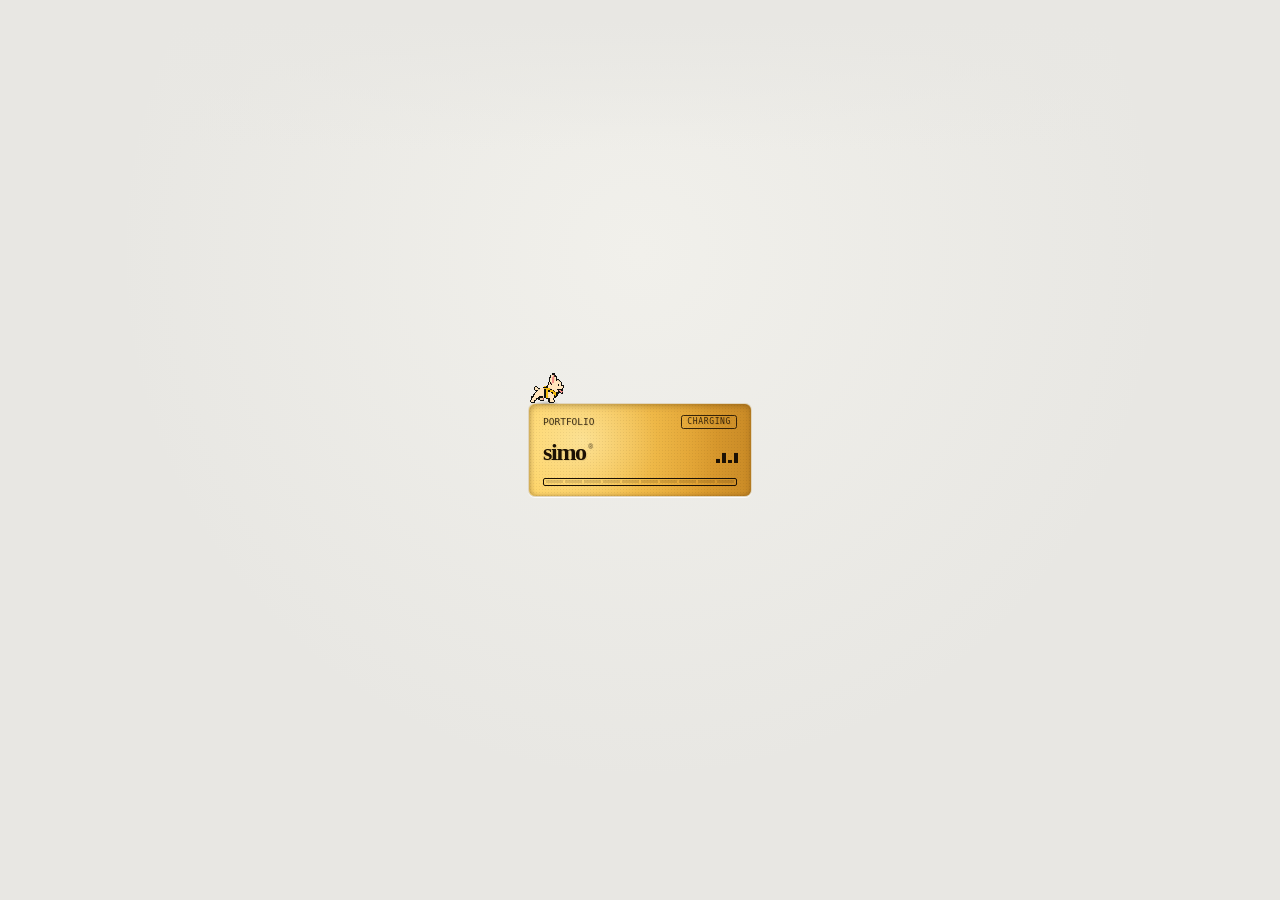
<file: portfolio/v2/index.html>
<!doctype html><html lang="zh-CN"><head><meta charset="UTF-8"><title>Redirecting…</title><script>location.replace("/" + location.search + location.hash);</script><meta http-equiv="refresh" content="0;url=/"></head><body></body></html>
</file>
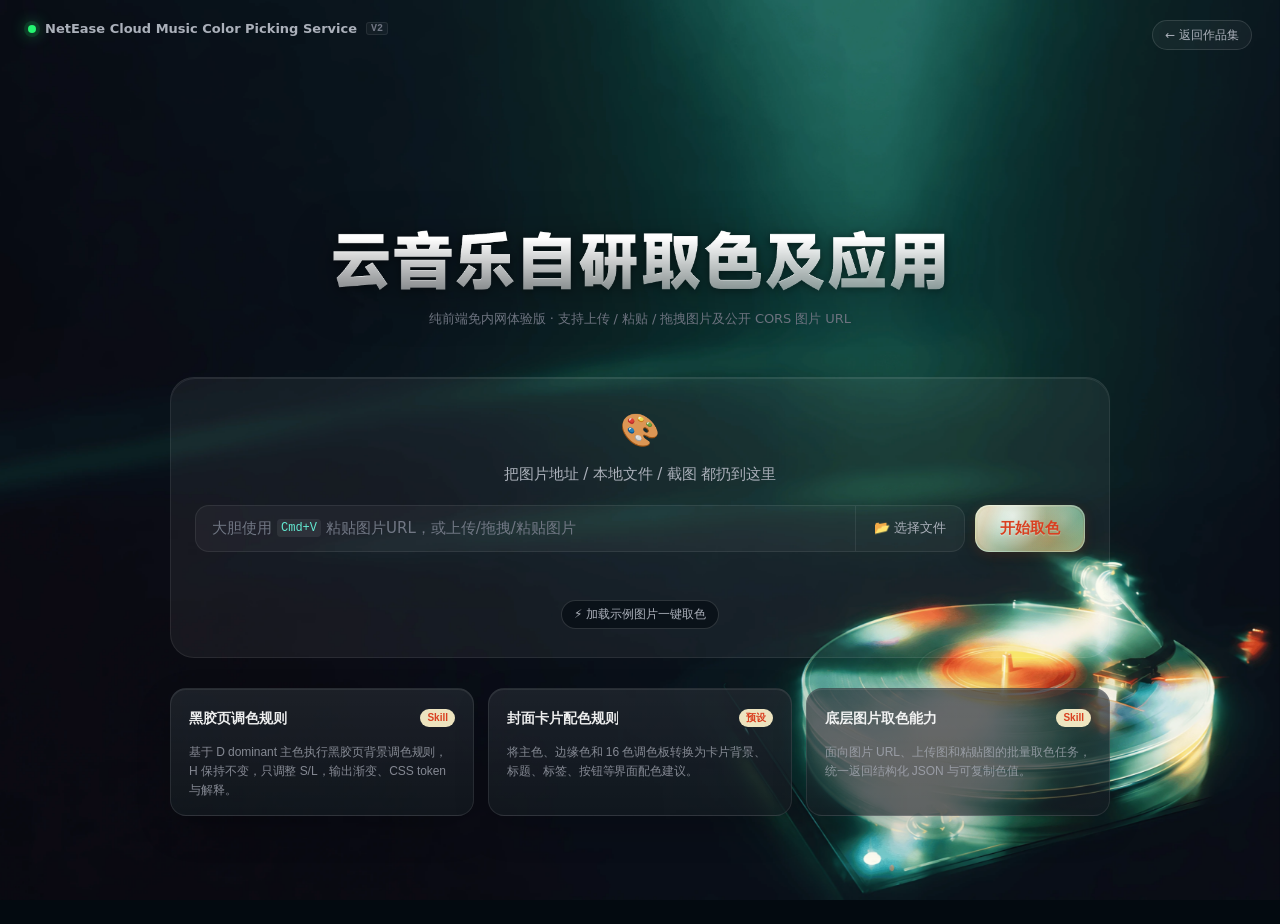
<file: v2/pick-color/index.html>
<!doctype html>
<html lang="zh-CN">
<head>
  <meta charset="UTF-8">
  <meta name="viewport" content="width=device-width, initial-scale=1, viewport-fit=cover">
  <meta name="theme-color" content="#030a10">
  <meta name="description" content="云音乐自研取色及应用 V2（免内网纯前端体验版）：16 色 MMCQ 量化、HSL 多边形黑白过滤、5 区域 10 色输出与黑胶页调色 Skill。">
  <title>云音乐自研取色及应用 V2 — Simo</title>
  <link rel="icon" href="data:image/svg+xml,%3Csvg xmlns='http://www.w3.org/2000/svg' viewBox='0 0 64 64'%3E%3Ctext x='32' y='52' text-anchor='middle' font-size='52'%3E%F0%9F%8E%A8%3C/text%3E%3C/svg%3E">
  <script src="pick-color.js?v=20261119-v2-standalone" defer></script>
</head>
<body>
  <noscript>请启用 JavaScript 以运行图片取色工作台。</noscript>
  <div id="root"></div>
</body>
</html>
</file>
<file: v2/styles.css>
/* @protected-build */
:root{color-scheme:light;--paper: #e8e7e3;--paper-light: #f7f6f0;--ink: #2d3530;--muted: #62695f;--line: #cfd0c5;--accent: #52675c;--story-paper: #e8e7e3;--ease: cubic-bezier(.2,.75,.2,1);--tape-width: min(50vw,690px);--tape-height: 58px;--tape-depth: 220px;--tape-pitch: 175px;font-family:-apple-system,BlinkMacSystemFont,Segoe UI,PingFang SC,Microsoft YaHei,sans-serif;font-synthesis:none;color:var(--ink);background:var(--paper);scroll-behavior:smooth;scrollbar-color:#aaa995 var(--paper)}*{box-sizing:border-box}body{margin:0;min-width:300px;background:linear-gradient(180deg,var(--paper) 0,var(--paper) calc(120px + var(--safe-area-top, 0px)),rgba(232,231,227,0) calc(300px + var(--safe-area-top, 0px))),radial-gradient(ellipse at 50% 28%,#f1f0eb 0,#f1f0eb00 58%),var(--paper)}body.story-open,body.is-booting{overflow:hidden}body.is-booting #main-content,body.is-booting .site-header,body.is-booting .shelf-index,body.is-booting .site-footer{visibility:hidden!important;opacity:0!important;pointer-events:none!important}.simo-boot-loader{position:fixed;left:50%;top:50%;transform:translate(-50%,-50%);z-index:90;pointer-events:none;user-select:none;-webkit-user-select:none;transition:opacity .28s ease,transform .28s cubic-bezier(.2,.75,.2,1)}body:not(.is-booting) .simo-boot-loader,body:has(#access-dialog[open]) .simo-boot-loader{opacity:0;visibility:hidden}.simo-boot-loader.is-exiting{opacity:0;transform:translate(-50%,calc(-50% - 6px))}.simo-boot-loader .boot-unit{position:relative;display:flex;flex-direction:column;align-items:center}.simo-boot-loader .frenchie-runner{width:42px;height:42px;background-image:url(assets/oneko/oneko-frenchie-v2-64.png?v=20261118-v23-r30);background-repeat:no-repeat;background-size:800% 500%;image-rendering:pixelated;position:absolute;top:0;left:0;transform:translate3d(-74px,-74px,0);will-change:transform,background-position;z-index:8;pointer-events:none;transform-origin:50% 37.4px}.simo-boot-loader .frenchie-shadow{position:absolute;width:22px;height:3.5px;border-radius:50%;background:radial-gradient(ellipse at 50% 50%,rgba(20,26,20,.22) 0%,rgba(20,26,20,.06) 65%,transparent 88%);pointer-events:none;z-index:7;top:0;left:0;transform:translate3d(-64px,-36.5px,0);will-change:transform,opacity;transform-origin:center center}.simo-boot-loader .stn-lcd-screen{position:relative;width:224px;height:94px;border-radius:7px;overflow:hidden;font-family:ui-monospace,SFMono-Regular,Menlo,Consolas,monospace;z-index:1;box-sizing:border-box;background-clip:padding-box;border:1px solid rgba(45,53,48,.13);background-image:radial-gradient(circle at 62% 56%,#dee2d647,#b4b9ad0a 65%,#363c321f),linear-gradient(135deg,#9fa599,#adb2a6 32%,#a4aa9e 68%,#93998d);box-shadow:0 1px #ffffffc7;transition:border-color .15s ease}.simo-boot-loader .stn-lcd-screen.is-lit{border-color:#b4862a38}.simo-boot-loader .stn-lit-backdrop{position:absolute;inset:0;z-index:1;background:radial-gradient(circle at 24% 40%,#fff4be9e,#ffda6e42 42%,#eba62e00 76%),linear-gradient(90deg,#ffd468,#f4bc46 32%,#df9f30 74%,#c98a26);opacity:0;transition:opacity .15s ease-out;pointer-events:none}.simo-boot-loader .stn-lcd-screen.is-lit .stn-lit-backdrop{opacity:1}.simo-boot-loader .lcd-content{position:absolute;inset:0;padding:11px 14px 10px;box-sizing:border-box;display:flex;flex-direction:column;justify-content:space-between;z-index:2;color:#1b211a;text-shadow:1px 1.1px 0 rgba(18,22,16,.12);transition:color .15s ease}.simo-boot-loader .stn-lcd-screen.is-lit .lcd-content{color:#1c1104;text-shadow:1px 1.1px 0 rgba(28,17,4,.09)}.simo-boot-loader .lcd-matrix-overlay{position:absolute;inset:0;background-image:radial-gradient(rgba(40,28,6,.07) .75px,transparent .75px);background-size:3px 3px;pointer-events:none;z-index:3}.simo-boot-loader .lcd-recess-shadow{position:absolute;inset:0;border-radius:inherit;pointer-events:none;z-index:4;box-shadow:inset 0 2.5px 5.5px #14181238,inset 2px 0 4.5px #14181224,inset 0 -1px 3px #14181214;transition:box-shadow .15s ease}.simo-boot-loader .stn-lcd-screen.is-lit .lcd-recess-shadow{box-shadow:inset 0 2.5px 6px #442a063d,inset 2px 0 5px #442a0626,inset 0 -1px 3px #442a0617}.simo-boot-loader .lcd-topline{display:flex;align-items:center;justify-content:space-between;font-size:9.5px;line-height:1;opacity:.86}.simo-boot-loader .lcd-kicker-portfolio{display:inline-block;font-weight:500;letter-spacing:1.25px;white-space:nowrap}.simo-boot-loader .lcd-pill{padding:1.5px 5px;border-radius:2.5px;border:1px solid currentColor;font-size:8px;line-height:1.1;letter-spacing:.08em}.simo-boot-loader .lcd-center-row{display:flex;align-items:flex-end;justify-content:space-between;margin-bottom:1px}.simo-boot-loader .lcd-brand{display:inline-flex;align-items:flex-start;font:600 24px/.9 Georgia,Times New Roman,serif;letter-spacing:-1.3px}.simo-boot-loader .lcd-brand .reg{font:600 6.5px/1 Arial,sans-serif;letter-spacing:0;margin-left:2.5px;margin-top:1.5px;opacity:.64}.simo-boot-loader .lcd-eq{display:inline-flex;align-items:flex-end;gap:2.5px;height:15px;padding-bottom:1px}.simo-boot-loader .lcd-eq i{display:block;width:3.5px;height:15px;background:currentColor;transform-origin:center bottom;transform:scaleY(.2);will-change:transform;transition:transform 80ms ease}.simo-boot-loader .lcd-battery-track{height:8px;border:1px solid currentColor;padding:1.5px;display:grid;grid-template-columns:repeat(10,1fr);gap:1.5px;border-radius:2px;box-sizing:border-box}.simo-boot-loader .lcd-cell{background:currentColor;opacity:.14;transition:opacity 80ms ease}.simo-boot-loader .lcd-cell.is-on{opacity:.92}button,input,summary{font:inherit}button,a{-webkit-tap-highlight-color:transparent;touch-action:manipulation}button{color:inherit;cursor:pointer;border:0;background:transparent}a{color:inherit;text-decoration:none}img{max-width:100%}p,h1,h2,h3,figure{margin:0}button:focus-visible,a:focus-visible,input:focus-visible,summary:focus-visible{outline:2px solid var(--accent);outline-offset:5px}html:not(.has-keyboard-navigation) :is(button,a,input,summary,[tabindex]):focus-visible,html:not(.has-keyboard-navigation) .tape-button:focus-visible .tape-spine,html:not(.has-keyboard-navigation) .project-row:has(.row-link:focus-visible){outline:none!important}button:disabled{opacity:.3;cursor:default}[hidden],dialog:not([open]){display:none!important}::selection{background:#d1dbcb;color:#23372c}.sr-only,.skip-link:not(:focus){position:absolute;width:1px;height:1px;padding:0;margin:-1px;overflow:hidden;clip-path:inset(50%);white-space:nowrap;border:0}.skip-link:focus{position:fixed;top:12px;left:20px;z-index:100;padding:12px 18px;background:var(--ink);color:var(--paper-light)}.site-header{position:fixed;top:31px;left:34px;z-index:50}.brand{display:inline-block;font:600 37px/.92 Georgia,Times New Roman,serif;letter-spacing:-2.4px}.brand>span{display:inline-block;font:9px/1 Arial,sans-serif;vertical-align:top;letter-spacing:0;margin:1px 0 0 4px}.brand-lockup p{font:italic 14px/1.6 Georgia,serif;margin-top:8px}.brand-edition{display:block;color:var(--muted);font:8px/1.7 ui-monospace,SFMono-Regular,Consolas,monospace;letter-spacing:.1em;margin-top:17px}.header-nav{position:fixed;right:36px;top:34px;display:flex;align-items:center;gap:28px;font-size:12px;line-height:1.6;color:var(--muted)}.header-nav a{padding:4px 0}.header-nav a:hover{color:var(--ink)}.header-nav a:last-child span{margin-left:5px}.collection{position:relative;min-height:100vh}.collection-topline{position:fixed;right:36px;top:87px;z-index:30;display:flex;align-items:center;gap:22px;color:var(--muted);font:10px/1.6 ui-monospace,SFMono-Regular,Consolas,monospace}#shelf-counter{font-variant-numeric:tabular-nums;letter-spacing:.06em}.view-switch{display:flex;align-items:center;gap:10px}.view-switch button{position:relative;padding:0;font:inherit;line-height:1.4;color:#6a7367;border-bottom:0;transition:color .18s ease}.view-switch button:after{content:"";position:absolute;left:0;right:0;bottom:-5px;height:1px;background:#607257;opacity:0;transform:scaleX(.35);transform-origin:50% 50%;transition:opacity .18s ease,transform .18s ease}.view-switch button:is(:hover,:focus-visible){color:#344b35}.view-switch button[aria-pressed=true]{color:#344b35}.view-switch button[aria-pressed=true]:after{opacity:.8;transform:scaleX(1)}@media(max-width:680px){.view-switch button:after{bottom:-2px}}.view-switch>span{opacity:.45}.archive-note{position:absolute;top:160px;left:50%;display:flex;flex-direction:column;align-items:center;width:100%;transform:translate(-50%);text-align:center;pointer-events:none;color:var(--muted)}.archive-note-line{display:inline-block;width:28px;height:1px;background:#a9b1a2;margin-bottom:7px}.archive-note p{font:italic 17px/1.4 Georgia,serif;color:#536254;margin-bottom:6px}.archive-note>span:last-child{font:8px/1.8 ui-monospace,SFMono-Regular,Consolas,monospace;letter-spacing:.12em}.cassette-preview,.shelf-board,.hero-intro,.stage-top,.shelf-caption{display:none!important}.tape-stage{position:relative;width:100%;perspective:1700px;perspective-origin:50% 25vh;padding:36vh 0 200px}.rack{display:flex;flex-direction:column;align-items:center;gap:calc(var(--tape-pitch) - var(--tape-height));width:100%;transition:opacity .3s ease}.tape-button{--pose:0deg;position:relative;flex:none;width:var(--tape-width);height:var(--tape-height);padding:0;margin:0;color:var(--spine-ink,#f0eadf);text-align:left;transform-style:preserve-3d;scroll-margin-top:42vh}.tape-solid{position:absolute;inset:0;display:block;transform-style:preserve-3d;transform-origin:50% 50%;transform:translateZ(0) rotateX(0) rotateY(-3deg) rotate(var(--pose,0deg));transition:transform .55s var(--ease),filter .4s ease}.tape-solid>span,.tape-solid>div{position:absolute;display:block;backface-visibility:hidden}.tape-spine{top:0;left:0;width:100%;height:var(--tape-height);transform:translateZ(calc(var(--tape-depth)/2));display:grid!important;grid-template-columns:auto minmax(0,1fr) auto;align-items:center;gap:23px;padding:0 26px;border:1px solid #ffffff14;border-radius:4px 4px 3px 3px;color:var(--spine-ink,#f1ebdc);background:linear-gradient(180deg,#ffffff19,transparent 20%,#00000009 75%,#00000024),var(--spine-color,#6b8584);box-shadow:inset 0 2px 1px #fff2,inset 0 -2px 1px #00000020,0 8px 13px #00000014}.spine-number{font:11px/1.4 ui-monospace,SFMono-Regular,Consolas,monospace;opacity:.76}.spine-name{display:block;min-width:0;font:500 clamp(17px,1.55vw,23px)/1.3 Georgia,"PingFang SC",serif;letter-spacing:-.02em;writing-mode:horizontal-tb;white-space:nowrap}.spine-mark{max-width:150px;font:10px/1.5 ui-monospace,SFMono-Regular,Consolas,monospace;opacity:.72;white-space:nowrap;overflow:hidden;text-overflow:ellipsis;text-align:right}.tape-top{top:calc(-1 * var(--tape-depth));left:0;width:100%;height:var(--tape-depth);transform-origin:50% 100%;transform:translateZ(calc(var(--tape-depth)/2)) rotateX(90deg);border:1px solid #ffffff23;border-radius:7px 7px 4px 4px;color:var(--spine-ink,#eae3d6);background:linear-gradient(115deg,#ffffff20,transparent 37%,#ffffff0a 68%,#00000013),var(--spine-color,#6b8584);box-shadow:inset 0 0 0 3px #00000012,inset 0 1px #ffffff29}.tape-end{left:100%;top:0;width:var(--tape-depth);height:var(--tape-height);transform-origin:0 50%;transform:translateZ(calc(var(--tape-depth)/2)) rotateY(90deg);border:1px solid #00000020;border-radius:0 3px 3px 0;background:linear-gradient(90deg,#00000014,#00000032),var(--spine-color,#6b8584)}.tape-bottom{top:100%;left:0;width:100%;height:var(--tape-depth);transform-origin:50% 0;transform:translateZ(calc(var(--tape-depth)/2)) rotateX(-90deg);border-radius:3px;background:color-mix(in srgb,var(--spine-color,#6b8584) 69%,#000)}.case-label{position:absolute;inset:19px 35px;display:block;border:1px solid #cbc6b91a;border-radius:6px;background:linear-gradient(110deg,#ffffff0a,#00000004),#e5decb;color:#414644;box-shadow:inset 0 0 0 1px #fff4,0 1px 1px #00000015}.case-label:before{content:"SIMO / ORIGINAL RECORDING";position:absolute;top:12px;left:17px;font:11px/1.5 Arial,sans-serif;letter-spacing:.06em}.case-label:after{content:"SIDE A                                    C90";position:absolute;left:17px;right:17px;bottom:12px;font:600 10px/1.4 Arial,sans-serif;letter-spacing:.05em;white-space:pre;overflow:hidden}.case-window{position:absolute;left:24%;right:24%;top:34%;height:34%;display:flex;align-items:center;justify-content:space-around;gap:15%;padding:0 8%;border:3px solid #62685f;border-radius:25px;background:linear-gradient(130deg,#d6e3df13,transparent 48%,#d6e3df0a),#343c38;box-shadow:inset 0 2px 5px #0005,0 1px 1px #fff6}.case-hub{display:block;position:relative;width:45px;height:45px;flex:none;border:7px solid #bcb59f;border-radius:50%;background:radial-gradient(circle,#252c29 0 24%,#d7d2bc 26% 39%,#74796b 41%);box-shadow:0 0 0 7px #382f27,0 0 0 8px #8e795d66,inset 0 1px 1px #fff8}.case-screw{position:absolute;width:7px;height:7px;border:1px solid #b5b5aa;border-radius:50%;background:linear-gradient(45deg,#a6aaa2 0 43%,#5c655e 46% 55%,#c4c7bb 58%)}.case-screw:nth-last-of-type(4){left:15px;top:14px}.case-screw:nth-last-of-type(3){right:15px;top:14px}.case-screw:nth-last-of-type(2){right:15px;bottom:14px}.case-screw:nth-last-of-type(1){left:15px;bottom:14px}.tape-button:focus-visible{outline:none}.tape-button:focus-visible .tape-spine{outline:2px solid #f0e5c8;outline-offset:5px}.tape-button:focus-visible .tape-solid{transform:translate3d(0,-8px,38px) rotateX(-3deg) rotateY(-3deg) rotate(var(--pose,0deg))}@media(hover:hover){.tape-button:hover .tape-solid{transform:translate3d(0,-9px,43px) rotateX(-3deg) rotateY(-3deg) rotate(var(--pose,0deg));filter:brightness(1.07)}}.case-label:before,.case-label:after{content:none}.case-label-top{position:absolute;top:11px;left:15px;right:15px;display:flex;justify-content:space-between;align-items:center;gap:12px;font:9px/1.4 Arial,sans-serif;letter-spacing:.045em;white-space:nowrap}.case-title{position:absolute;top:32px;left:15px;right:15px;display:block;font:500 18px/1.4 PingFang SC,sans-serif;white-space:nowrap}.case-label-bottom{position:absolute;bottom:11px;left:15px;right:15px;display:flex;justify-content:space-between;gap:15px;font:9px/1.4 Arial,sans-serif;letter-spacing:.06em}.case-window{gap:0;padding:0 13%;justify-content:space-between;overflow:hidden}.case-tape{position:absolute;left:35%;right:35%;top:49%;height:2px;background:#93836c6b;box-shadow:0 2px #1b2420}.case-seam{position:absolute;inset:5px;border:1px solid #ffffff19;border-radius:5px;pointer-events:none}.spine-mark>span{display:block;font-size:9px;line-height:1.4;opacity:.7;letter-spacing:.12em}.tape-end{background:linear-gradient(0deg,transparent 46%,#00000028 48%,#ffffff13 51%,transparent 53%),linear-gradient(90deg,#00000010,#00000027),var(--spine-color,#6b8584)}.tape-spine:after,.tape-top:after{content:"";position:absolute;inset:0;z-index:2;border-radius:inherit;pointer-events:none;background:url(assets/grain.svg);background-size:128px 128px;mix-blend-mode:soft-light;opacity:.36}.case-hub{isolation:isolate}.case-hub:before{content:"";position:absolute;inset:-15px;z-index:-1;border-radius:50%;background:repeating-radial-gradient(circle,#77664b 0 1px,#453a2d 1px 2px,#a18c67 2px 2.4px);box-shadow:0 0 0 1px #282e27}.case-hub:after{content:"";position:absolute;inset:4px;border-radius:50%;border:4px solid #d9d0b6;background:repeating-conic-gradient(#d9d0b6 0deg 30deg,#54574a 31deg 60deg);box-shadow:0 0 0 1px #34382e}.case-window{background:linear-gradient(115deg,#d6e3df2b,transparent 35%,#d6e3df08 60%,#ffffff1a),#343c38}@media(max-width:540px){.case-hub:before{inset:-9px}.case-hub:after{inset:1px;border-width:2px}}.tape-stage{padding-top:max(330px,39vh);padding-bottom:260px}.rack{transform-style:preserve-3d}.tape-button{scroll-margin-top:0}.shelf-index{position:fixed;z-index:45;left:35px;top:41vh;display:flex;flex-direction:column;gap:8px}.shelf-index:before{content:"INDEX";display:block;margin:0 0 12px;font:8px/1.5 ui-monospace,monospace;letter-spacing:.14em;color:var(--muted)}.shelf-index button{position:relative;display:flex;align-items:center;width:34px;min-height:26px;padding:5px 0;text-align:left}.index-dash{display:block;flex:none;width:15px;height:2px;background:#a7ad9f;transition:width .25s var(--ease),background .25s var(--ease)}.shelf-index .index-name{position:absolute;left:46px;width:max-content;max-width:230px;font-size:12px;line-height:1.6;color:var(--ink);white-space:nowrap;opacity:0;pointer-events:none;transition:opacity .2s;background:#f5f4eced;border:1px solid #dddfd2;padding:7px 11px;border-radius:3px}.shelf-index button[aria-current=true] .index-dash,.shelf-index button[aria-pressed=true] .index-dash{width:26px;background:#586d5b}.shelf-index button:is(:hover,:focus-visible) .index-dash{width:30px;background:var(--ink)}.shelf-index button:is(:hover,:focus-visible) .index-name{opacity:1}body:has(.shelf-index button:is(:hover,:focus-visible)) .rack{opacity:1}.now-playing{position:fixed;right:32px;bottom:27px;z-index:32;display:grid;grid-template-columns:1fr auto;align-items:center;gap:4px 15px;width:323px;padding:19px 19px 17px;border:1px solid #d3d1c2;border-radius:5px;background:linear-gradient(125deg,#faf9f0,#e8e7dc);box-shadow:inset 0 1px #ffffffbd,0 3px 3px #494b3610,0 10px 22px #494b360a}.now-playing:before,.now-playing:after{content:"";position:absolute;top:7px;width:3px;height:3px;border-radius:50%;background:#a4aa9a;box-shadow:inset 0 1px 1px #5d685d30,0 1px #fff}.now-playing:before{left:8px}.now-playing:after{right:8px}.now-code{grid-column:1;font:8px/1.6 ui-monospace,monospace;letter-spacing:.08em;color:var(--muted)}.now-title{display:grid;grid-template-columns:1fr auto;gap:5px 11px;padding:2px 0;text-align:left;font-size:13px;font-weight:500}.now-subtitle{grid-row:2;grid-column:1;color:var(--muted);font:10px/1.6 ui-monospace,monospace}.now-open-arrow{grid-column:2;grid-row:1/3;align-self:center;font-size:19px;font-weight:400}.shelf-controls{display:flex;align-items:center;gap:4px;grid-column:2;grid-row:1/3}.shelf-controls>button{width:31px;height:34px;font-size:18px;border:1px solid #cbcfc1;background:#f4f3e9;border-radius:3px;box-shadow:0 1px 1px #5263490c}.shelf-controls>button:hover{background:#e6e9dc}.shelf-dots{display:none}.eyebrow,.section-note{font:10px/1.7 ui-monospace,monospace;letter-spacing:.07em;color:var(--muted)}.text-link{display:inline-flex;align-items:center;gap:24px;padding:8px 0;border-bottom:1px solid var(--line);font-size:12px}.project-index{display:none;max-width:1320px;margin:0 auto;padding:185px 100px 100px}.section-heading{display:flex;align-items:flex-end;justify-content:space-between;gap:25px;margin-bottom:41px}.section-heading h2{font-size:28px;font-weight:500;line-height:1.5;margin-top:12px;letter-spacing:-.045em}.section-note{max-width:220px;text-align:right;font-size:9px}.project-row{position:relative;display:grid;grid-template-columns:25px minmax(150px,.96fr) minmax(230px,1.04fr) 32px;align-items:center;gap:27px;padding:34px 0;border-top:1px solid var(--line)}.project-row:last-child{border-bottom:1px solid var(--line)}.row-number{font:10px/1.5 ui-monospace,monospace;color:var(--muted);align-self:start;padding-top:3px}.row-media{aspect-ratio:16/9;overflow:hidden;background:#e2e4d9;border:1px solid #d5d6ca;border-radius:4px}.row-media img{display:block;width:100%;height:100%;object-fit:cover;transition:transform .45s var(--ease)}.project-row:hover .row-media img{transform:scale(1.025)}.row-kicker{font:9px/1.6 ui-monospace,monospace;color:var(--muted);letter-spacing:.035em}.row-body h3{font-size:22px;font-weight:500;line-height:1.5;margin:8px 0 13px;letter-spacing:-.04em}.row-body p{color:var(--muted);font-size:12px;line-height:1.95}.row-meta{display:flex;flex-wrap:wrap;gap:7px 15px;margin-top:16px;color:var(--muted);font:9px/1.8 ui-monospace,monospace}.row-arrow{font-size:22px;text-align:right}.row-link:after{content:"";position:absolute;inset:0;z-index:1}.row-link:focus-visible{outline:none}.project-row:has(.row-link:focus-visible){outline:2px solid var(--accent);outline-offset:6px}body[data-layout=index] .tape-stage,body[data-layout=index] .now-playing,body[data-layout=index] .shelf-index,body[data-layout=index] .archive-note{display:none}body[data-layout=index] .collection{min-height:0}body[data-layout=index] .project-index{display:block}.site-footer{max-width:1320px;margin:0 auto;display:flex;align-items:flex-end;justify-content:space-between;gap:36px;padding:69px 100px 170px;border-top:1px solid var(--line)}body[data-layout=index] .site-footer{padding-bottom:70px}.footer-invitation{position:relative}.contact-stamp{display:grid;place-items:center;width:64px;height:52px;margin-bottom:24px;border:1px solid #cbd0c0;border-radius:7px;background:#e3e7da;box-shadow:inset 0 1px #fafcf3,0 1px 2px #374f3710;transform:rotate(-5deg);color:#6e7f68}.contact-stamp svg{width:43px;stroke:currentColor;stroke-width:1.2}.site-footer h2{font-size:26px;font-weight:400;line-height:1.5;letter-spacing:-.045em;margin:15px 0 24px}.contact-email{font:400 28px/1.5 Georgia,serif;border-bottom:1px solid #9da891;padding-bottom:7px}.contact-email>span{display:inline-block;margin-left:24px;font:20px Arial;transition:transform .2s}.contact-email:hover>span{transform:translate(2px,-2px)}.footer-right{display:flex;flex-direction:column;gap:10px;color:var(--muted);font:10px/1.7 ui-monospace,monospace;text-align:right}.footer-right a:hover{color:var(--ink)}.story-dialog{position:fixed;inset:0;width:100%;height:100%;max-width:none;max-height:none;margin:0;padding:0;border:0;background:var(--story-paper);color:var(--ink);overflow:auto;overscroll-behavior:contain;scroll-behavior:auto}.story-dialog::backdrop{background:var(--paper)}.reading-progress{position:fixed;top:0;left:0;right:0;height:3px;z-index:80;pointer-events:none;background:#63745b13}.reading-progress span{display:block;width:0;height:100%;background:var(--accent)}.story-header{position:fixed;top:0;left:0;right:0;height:86px;z-index:65;display:flex;align-items:center;padding:0 34px;background:var(--story-paper);border-bottom:1px solid var(--line)}.back-button{display:flex;align-items:center;gap:12px;margin-left:0;padding:10px 0;border-radius:3px;font-size:12px;color:var(--ink)}.back-button>span:first-child{display:inline-grid;place-items:center;width:23px;height:28px;flex:none}.back-icon{display:block;width:20px;height:20px;fill:none;stroke:currentColor;stroke-width:1.6;stroke-linecap:round;stroke-linejoin:round}.back-label{opacity:1}.story-header-label{margin-left:auto;margin-right:30px;font:9px/1.5 ui-monospace,monospace;color:var(--muted);letter-spacing:.06em}.story-arrows{display:flex;gap:7px}.story-arrows button{width:37px;height:37px;font-size:19px;border:1px solid var(--line);border-radius:50%}.story-arrows button:hover{background:#8d9d7a14}.story-arrows button:disabled{opacity:.26;cursor:default;pointer-events:none}.story-index{position:fixed;z-index:65;top:42vh;left:33px;display:flex;flex-direction:column;gap:8px}.story-index button{position:relative;display:flex;align-items:center;min-height:26px;padding:4px 0;text-align:left;color:var(--ink)}.story-index button>span:first-child{display:flex;align-items:center;gap:13px;white-space:nowrap;font-size:0}.story-index button>span:last-child{display:none}.story-index .index-dash{height:2px;width:13px;background:#a5ad9e}.story-index [aria-current=true] .index-dash{width:24px;background:var(--accent)}.story-index button:is(:hover,:focus-visible)>span:first-child{font-size:12px;padding-right:11px;background:var(--story-paper)}.story-index button:is(:hover,:focus-visible) .index-dash{width:28px;background:var(--ink)}.story-layout{display:grid;grid-template-columns:minmax(0,.76fr) minmax(0,1.44fr);align-items:start;column-gap:6%;width:calc(100% - 190px);max-width:1480px;margin:0 auto}.story-object{min-width:0;align-self:stretch}.story-object-inner{position:sticky;top:128px;padding:0 0 45px;margin-top:129px}.object-small-label{display:flex;align-items:center;gap:10px;margin:0 8px 30px;font:8px/1.7 ui-monospace,monospace;letter-spacing:.1em;color:var(--muted)}.object-small-label:before{content:"";display:block;width:18px;height:1px;background:#a2ac96}.story-object img{display:block;width:100%;height:auto;max-height:43vh;object-fit:contain;margin:24px 0 22px;cursor:grab;user-select:none;-webkit-user-select:none;touch-action:pan-y}.object-caption{display:flex;flex-direction:column;gap:8px;padding:19px 0 0;margin:30px 8px 0;border-top:1px solid var(--line);font-size:14px;font-weight:500;line-height:1.7}.object-caption>span:last-child{color:var(--muted);font:11px/1.7 ui-monospace,monospace}.story-dialog.is-closing :is(.story-header,.story-index,.reading-progress,.object-small-label,.object-caption,.story-content){pointer-events:none}.story-dialog.is-reading-hidden :is(.story-header,.story-index,.reading-progress,.object-small-label,.object-caption,.story-content){visibility:hidden}.story-dialog.is-reading-hidden .story-object-inner{border-color:transparent}.story-content{min-width:0;padding:124px 0 100px}.story-content>h2{font-size:clamp(29px,2.8vw,43px);font-weight:500;line-height:1.45;letter-spacing:-.05em;margin-bottom:12px;overflow-wrap:anywhere}.story-subtitle{font:italic 19px/1.6 Georgia,serif;color:var(--accent);margin-bottom:28px}.story-summary{font-size:15px;line-height:2;max-width:650px}.story-facts{display:grid;grid-template-columns:1.45fr 1fr;gap:22px;margin-top:31px;padding:24px 0;border-top:1px solid var(--line);border-bottom:1px solid var(--line);font-size:12px;line-height:1.9}.fact-label{display:block;margin-bottom:7px;font:8px/1.5 ui-monospace,monospace;color:var(--muted);letter-spacing:.11em}.metrics{display:grid;grid-template-columns:repeat(2,minmax(0,1fr));gap:30px 28px;padding:36px 0 39px;border-bottom:1px solid var(--line)}.metric-value{display:block;font:400 clamp(33px,3.1vw,45px)/1.15 Georgia,serif;color:var(--accent);letter-spacing:-.04em;overflow-wrap:anywhere}.metric-label{display:block;font-size:12px;line-height:1.7;margin-top:10px}.metric-note{display:block;margin-top:5px;color:var(--muted);font-size:10px;line-height:1.8}.story-section-heading{display:flex;align-items:baseline;justify-content:space-between;gap:18px;margin:43px 0 21px;font-size:17px;font-weight:500;letter-spacing:-.03em}.preview-pages{display:grid;gap:25px}.slide{margin:0}.slide-button{position:relative;display:block;width:100%;padding:0;border:1px solid #cfd2c5;border-radius:5px;overflow:hidden;cursor:zoom-in;background:#e3e6db;box-shadow:0 2px 2px #3c4c3208}.slide img{display:block;width:100%;height:auto;aspect-ratio:16/9;object-fit:contain}.slide-button.is-native-ratio{background:#f5f5f5}.slide-button.is-native-ratio img{aspect-ratio:var(--slide-aspect, 16 / 9);object-fit:cover}.slide figcaption{display:flex;justify-content:space-between;gap:15px;margin-top:9px;color:var(--muted);font:9px/1.8 ui-monospace,monospace}.full-deck{margin-top:41px;padding-top:3px;border-top:1px solid var(--line)}.full-deck>summary{display:flex;align-items:center;justify-content:space-between;gap:14px;padding:22px 0;font-size:14px;list-style:none}.full-deck>summary::-webkit-details-marker{display:none}.chapter-nav{position:sticky;top:86px;z-index:20;display:flex;flex-wrap:wrap;gap:10px 22px;padding:17px 0;margin:29px 0 8px;border-top:1px solid var(--line);border-bottom:1px solid var(--line);background:var(--story-paper);font-size:11px;line-height:1.8;color:var(--muted)}.metrics+.chapter-nav{margin-top:0;border-top:0}.chapter-nav a{display:inline-flex;align-items:center;min-height:28px;border-bottom:1px solid transparent}.chapter-nav a:hover{color:var(--ink);border-bottom-color:#9da88f}.full-gallery{display:block;padding-top:0}.gallery-chapter{padding:31px 0 3px;scroll-margin-top:170px}.gallery-chapter h3{display:flex;align-items:center;justify-content:space-between;gap:18px;font-size:14px;line-height:1.8;font-weight:500;margin:0 0 22px}.gallery-chapter h3>span{color:var(--muted);font:9px/1.6 ui-monospace,monospace;white-space:nowrap}.gallery-chapter .slide{margin-bottom:29px}.story-end{display:flex;align-items:center;justify-content:space-between;flex-wrap:wrap;gap:16px;padding-top:26px;margin-top:29px;border-top:1px solid var(--line);font-size:11px;line-height:1.8}.story-end button{border-bottom:1px solid #aab29d;padding:5px 0;text-align:left}.profile-name{font:400 32px/1.5 Georgia,serif;margin:23px 0;letter-spacing:-.03em}.profile-copy{font-size:15px;line-height:2;color:var(--muted);margin:25px 0}.profile-highlights{display:grid;grid-template-columns:repeat(2,minmax(0,1fr));gap:25px;border-top:1px solid var(--line);padding-top:30px;margin:30px 0}.profile-highlights strong{display:block;font:400 45px/1.2 Georgia,serif;color:var(--accent)}.profile-highlights span{display:block;color:var(--muted);font-size:12px;line-height:1.8;margin-top:10px}.tags{display:flex;flex-wrap:wrap;gap:8px;margin:17px 0 33px}.tags span{font-size:11px;line-height:1.7;padding:6px 10px;border:1px solid var(--line);border-radius:3px;background:#ffffff19;color:var(--muted)}.experience-item{border-top:1px solid var(--line);padding:26px 0}.experience-item .period{display:block;color:var(--accent);font:10px/1.6 ui-monospace,monospace;margin-bottom:9px}.experience-item h3{font-size:20px;line-height:1.5;font-weight:500}.experience-item p{font-size:13px;line-height:1.9;color:var(--muted);margin-top:8px}.profile-contact{display:flex;flex-wrap:wrap;gap:15px 25px;margin-top:28px;border-top:1px solid var(--line);padding-top:25px;font-size:12px}.profile-contact a{border-bottom:1px solid #adb69f;padding:4px 0}.image-dialog{position:fixed;inset:0;width:100%;height:100%;max-width:none;max-height:none;margin:0;padding:0;border:0;background:#e5e6de;color:#2c362c;overflow:hidden}.image-dialog[open]{display:flex;flex-direction:column}.image-dialog::backdrop{background:#e5e6de}.image-dialog>header{display:flex;align-items:center;justify-content:space-between;gap:20px;padding:17px 25px;font-size:12px;line-height:1.6}.image-dialog>header button{flex:none;min-height:40px;padding:8px 13px;border:1px solid #b8c0ae;border-radius:4px;background:#f2f3e9;font-size:12px}.image-canvas{display:grid;place-items:center;flex:1;min-height:0;overflow:auto;padding:7px 22px}.image-canvas img{display:block;width:auto;height:auto;max-width:100%;max-height:calc(100dvh - 154px);object-fit:contain;box-shadow:0 4px 22px #26362012}.image-dialog>footer{display:grid;grid-template-columns:44px minmax(65px,1fr) 44px;gap:14px;align-items:center;width:min(600px,100%);margin:0 auto;padding:12px 20px;font:11px/1.5 ui-monospace,monospace}.image-dialog>footer button{width:44px;height:44px;font-size:23px}#image-counter{text-align:center}.slide-button,.slide-button img,.image-canvas,.image-canvas img,.row-media,.row-media img{-webkit-touch-callout:none;-webkit-user-drag:none;-webkit-user-select:none;user-select:none}.access-dialog{position:relative;width:min(468px,calc(100% - 36px));margin:auto;padding:39px 39px 24px;overflow:hidden;border:1px solid #d1d2c4;border-radius:8px;color:var(--ink);background:linear-gradient(120deg,#fbfaf3,#f0f0e5);box-shadow:inset 0 1px #fff,0 8px 13px #4c5b3611,0 28px 70px #404c3010}.access-dialog::backdrop{background:radial-gradient(ellipse at 50% 32%,#f1f0eb 0,#e8e7e3 75%)}.access-topline{display:flex;align-items:flex-start;justify-content:space-between;margin-bottom:57px}.access-edition{color:var(--muted);font:8px/1.8 ui-monospace,monospace;letter-spacing:.1em;text-align:right}.access-seal{position:absolute;top:115px;right:33px;width:67px;height:67px;display:flex;flex-direction:column;align-items:center;justify-content:center;transform:rotate(9deg);border:1px solid #c3cfb5;border-radius:50%;background:radial-gradient(circle,#e8eddd 0 58%,#f6f7ed 60% 65%,#d7e1ca 66%);box-shadow:inset 0 1px #fff,0 2px 2px #435b3510;color:#687f55}.access-seal>span{font:400 29px/1 Georgia,serif}.access-seal>small{font:5px/1.5 ui-monospace,monospace;letter-spacing:.05em;margin-top:4px}.access-dialog h2{font-size:35px;font-weight:400;line-height:1.5;letter-spacing:-.06em;margin:14px 0 21px}.access-dialog h2 em{font-style:normal;font-weight:400;color:var(--accent)}.access-description{color:var(--muted);font-size:12px;line-height:1.95;margin-bottom:31px}.access-dialog label{display:block;color:var(--muted);font-size:11px;margin-bottom:10px}.password-field{display:flex;align-items:center;padding:4px 4px 4px 12px;border:1px solid #cbd1c0;border-radius:5px;background:#e8eadf;box-shadow:inset 0 2px 3px #3d563313,0 1px #fff}.password-field input{display:block;width:100%;min-width:0;height:40px;padding:4px 0;border:0;background:transparent;color:var(--ink);font-size:21px;outline-offset:1px}.has-keyboard-navigation .password-field:focus-within{outline:2px solid #7b906d;outline-offset:3px}.password-field input:focus-visible{outline:none}.password-field button{flex:none;width:40px;height:40px;font-size:23px;border:1px solid #aebca0;border-radius:3px;background:#d6dfc9;box-shadow:inset 0 1px #eef4e5,0 1px 2px #38502519;color:#415938}.password-field button:hover{background:#cbd8bb}#access-error{min-height:23px;margin-top:10px;color:#994e3c;font-size:11px;line-height:1.8}.access-footnote{display:flex;align-items:center;justify-content:space-between;gap:15px;padding-top:20px;margin-top:12px;border-top:1px solid #d6dacb;color:var(--muted);font:7px/1.7 ui-monospace,monospace;letter-spacing:.03em}.no-script{padding:40px;font-size:14px;line-height:1.8}.no-script a{text-decoration:underline}@media(min-width:1700px){.story-layout{width:calc(100% - 220px);column-gap:7%}.story-content{padding-top:142px}.story-object-inner{margin-top:146px}}@media(max-width:1100px){.story-layout{width:calc(100% - 150px);column-gap:5%;grid-template-columns:minmax(0,.72fr) minmax(0,1.4fr)}.story-content>h2{font-size:31px}.story-summary,.profile-copy{font-size:14px}.story-subtitle{font-size:17px}.story-facts{grid-template-columns:1fr;gap:17px}.object-small-label{font-size:7px;margin-left:0;margin-right:0}.object-caption{margin-left:0;margin-right:0;font-size:12px}.project-index{padding-left:78px;padding-right:40px}.project-row{gap:18px;grid-template-columns:22px minmax(150px,.9fr) minmax(190px,1.1fr) 25px}.row-body h3{font-size:20px}.site-footer{padding-left:78px;padding-right:40px}}@media(max-width:780px){.site-header{left:23px;top:25px}.brand{font-size:33px}.brand-lockup p{font-size:12px}.brand-edition{font-size:7px;margin-top:12px}.header-nav{right:24px;top:29px;gap:20px;font-size:11px}.collection-topline{right:24px;top:80px;gap:16px;font-size:9px}.archive-note{top:177px}.archive-note p{font-size:15px}.archive-note>span:last-child{font-size:7px}.tape-stage{padding-top:max(313px,40vh);padding-bottom:235px}.shelf-index{left:21px}.shelf-index:before{font-size:7px}.shelf-index .index-name{left:35px;max-width:220px;font-size:11px}.shelf-index button:is(:hover,:focus-visible) .index-dash{width:25px}.now-playing{right:22px;bottom:22px;width:300px;padding:17px 17px 15px}.project-index{padding:166px 28px 70px 64px}.section-heading{display:block}.section-note{display:none}.section-heading h2{font-size:24px}.project-row{grid-template-columns:20px minmax(0,1fr) 25px;gap:16px;padding:29px 0}.row-media{grid-column:2;grid-row:1}.row-number{grid-column:1;grid-row:1}.row-arrow{grid-column:3;grid-row:1}.row-body{grid-column:2;grid-row:2}.row-body h3{font-size:21px}.site-footer{display:block;padding:49px 35px 145px 64px}.site-footer h2{font-size:24px}.footer-right{margin-top:35px;text-align:left}.contact-email{font-size:25px}.story-header{height:70px;padding:0 22px}.back-button{margin-left:0;font-size:11px;gap:8px}.story-header-label{display:none}.story-arrows{margin-left:auto;gap:5px}.story-arrows button{width:34px;height:34px}.story-index{display:none}.story-layout{display:flex;flex-direction:column;gap:0;width:auto;margin:0 27px}.story-object{width:100%}.story-object-inner{position:relative;top:auto;display:grid;grid-template-columns:110px minmax(0,1fr);align-items:center;gap:20px;padding:0 0 23px;margin-top:95px;border-bottom:1px solid var(--line)}.object-small-label{display:none}.story-object-inner>:nth-child(2){grid-column:1;grid-row:1;min-width:0;width:100%;margin:0}.story-object-inner>#story-cd{grid-column:1;grid-row:1;position:relative;width:110px;height:96.25px;margin:0;padding:0;display:block}.story-object-inner>#story-cd>.story-cd-slot{position:absolute;left:0;top:0;width:248px;max-width:none;--cd-depth: 22px;transform-origin:0 0;transform:scale(.44355)}.story-cd-cue{display:none}.story-object img{max-height:93px}.object-caption{grid-column:2;grid-row:1;margin:0;border:0;padding:0;font-size:12px;gap:5px}.object-caption>span:last-child{font-size:9px}.story-content{width:100%;padding:29px 0 60px}.story-content>h2{font-size:31px;margin-bottom:9px}.story-subtitle{font-size:17px;margin-bottom:23px}.story-summary,.profile-copy{font-size:14px;line-height:1.95}.story-facts{grid-template-columns:1.45fr 1fr;font-size:11px;gap:18px;margin-top:25px;padding:22px 0}.fact-label{font-size:8px}.metrics{gap:25px 20px;padding:30px 0}.metric-value{font-size:36px}.metric-label{font-size:11px}.metric-note{font-size:10px}.story-section-heading{margin-top:33px;font-size:16px}.slide figcaption{font-size:9px}.chapter-nav{top:70px;padding:13px 0;margin-top:25px;font-size:10px;gap:8px 17px}.metrics+.chapter-nav{margin-top:0}.gallery-chapter{padding-top:25px;scroll-margin-top:142px}.gallery-chapter h3{font-size:13px}.gallery-chapter .slide{margin-bottom:25px}.story-end{font-size:11px}}@media(max-width:540px){.site-header{top:22px;left:21px}.brand{font-size:31px}.brand-lockup p{font-size:11px;margin-top:7px}.brand-edition{display:none}.header-nav{top:25px;right:21px;gap:17px;font-size:10px}.header-nav a:last-child{display:none}.collection-topline{right:21px;top:72px;gap:14px;font-size:9px}.view-switch{gap:8px}.archive-note{top:162px}.archive-note p{font-size:14px}.archive-note-line{margin-bottom:8px}.archive-note>span:last-child{font-size:6px}.tape-stage{padding-top:max(285px,38vh);padding-bottom:220px}.shelf-index{left:12px;top:41vh;gap:7px}.shelf-index:before{display:none}.shelf-index button{width:24px;min-height:25px}.shelf-index .index-dash{width:9px;height:1.5px}.shelf-index .index-name{left:29px;font-size:11px}.shelf-index button[aria-current=true] .index-dash,.shelf-index button[aria-pressed=true] .index-dash{width:16px}.shelf-index button:is(:hover,:focus-visible) .index-dash{width:21px}.now-playing{bottom:18px;right:18px;width:282px;padding:16px 15px 14px}.now-title{font-size:12px}.now-subtitle{font-size:9px}.now-code{font-size:7px}.shelf-controls>button{width:29px;height:34px}.project-index{padding-left:24px;padding-right:24px;padding-top:146px}.project-row{gap:11px;grid-template-columns:16px minmax(0,1fr) 20px}.row-body h3{font-size:20px}.row-body p{font-size:12px}.section-heading h2{font-size:22px}.section-heading .eyebrow{font-size:9px}.site-footer{padding-left:25px;padding-right:25px}.site-footer .eyebrow{font-size:8px}.site-footer h2,.contact-email{font-size:23px}.contact-email>span{margin-left:12px}.footer-right{font-size:9px}.story-header{padding:0 19px}.back-button{margin-left:0}.story-arrows{gap:3px}.story-arrows button{width:33px;height:33px}.story-layout{margin-left:20px;margin-right:20px}.story-object-inner{grid-template-columns:94px minmax(0,1fr);gap:17px;margin-top:91px;padding-bottom:21px}.story-object img{max-height:76px}.object-caption{font-size:11px}.object-caption>span:last-child{font-size:8px}.story-object-inner>#story-cd{width:94px;height:82.25px}.story-object-inner>#story-cd>.story-cd-slot{transform:scale(.37903)}.story-content{padding-top:25px}.story-content>h2{font-size:29px}.story-subtitle{font-size:17px}.story-summary,.profile-copy{font-size:14px}.story-facts{grid-template-columns:1fr;gap:18px}.metrics{gap:25px 16px}.metric-value{font-size:34px}.profile-name{font-size:27px}.profile-highlights strong{font-size:38px}.profile-highlights span{font-size:11px}.experience-item h3{font-size:18px}.image-dialog>header{padding:13px 16px;gap:12px;font-size:11px}.image-canvas{padding:4px 8px}.image-dialog>footer{gap:7px;padding:10px 11px;font-size:10px;grid-template-columns:37px minmax(52px,1fr) 37px}.image-dialog>footer button{width:37px}.access-dialog{padding:31px 28px 22px}.access-dialog h2{font-size:32px}.access-topline{margin-bottom:50px}.access-seal{right:25px;top:103px;width:58px;height:58px}.access-seal>span{font-size:25px}.access-description{font-size:11px}.access-footnote{font-size:6px;gap:8px}}@media(max-width:360px){.now-playing{width:268px;right:14px}.story-layout{margin-left:17px;margin-right:17px}.story-content>h2{font-size:27px}.contact-email{font-size:21px}.access-dialog{padding-left:23px;padding-right:23px}.access-dialog h2{font-size:29px}.access-seal{width:51px;height:51px;right:21px}}@media(prefers-reduced-motion:reduce){:root{scroll-behavior:auto}*,*:before,*:after{animation:none!important;transition:none!important;scroll-behavior:auto!important}}@media(hover:none){.shelf-index button:hover .index-name{opacity:0}.story-index button:hover>span:first-child{font-size:0}}.shelf-index button:focus-visible .index-name{opacity:1}.story-index button:focus-visible>span:first-child{font-size:12px}.shelf-index{transition:opacity .25s var(--ease)}.shelf-index.is-hidden{opacity:0;pointer-events:none}.explore-section{display:none;width:var(--frame-width);max-width:none;margin:0 auto;padding:196px 0 96px}body[data-section=explore] .explore-section{display:flex;flex-direction:column;justify-content:center;min-height:calc(100dvh - 76px)}.explore-archive-note{top:calc(clamp(98px,12dvh,124px) + var(--safe-area-top) + var(--archive-note-drop))}@media(max-width:640px){.explore-archive-note{position:static;transform:none;margin:6px auto 16px}}body[data-section=explore] .collection,body[data-section=explore] .project-index,body[data-section=explore] .about-foldout,body[data-section=explore] .shelf-index{display:none!important}.explore-grid{display:grid;grid-template-columns:repeat(3,minmax(0,1fr));gap:24px}.explore-card{border:1px solid var(--line);border-radius:4px;padding:22px;background:#ffffff5c;display:flex;flex-direction:column;gap:16px;position:relative;transition:transform .35s var(--ease),border-color .25s,background .25s}.explore-card:hover{transform:translateY(-3px);border-color:#a7aca0;background:#ffffffa6}.explore-card-top{display:flex;align-items:center;justify-content:space-between;gap:12px;font:9px/1.5 ui-monospace,SFMono-Regular,monospace;color:var(--muted)}.explore-badge{padding:3px 8px;border:1px solid var(--line);border-radius:999px;font-size:10px;color:var(--ink)}.explore-thumb{aspect-ratio:16 / 9;border-radius:3px;overflow:hidden;background:#e6e7de;display:grid;place-items:center}.explore-thumb img{width:100%;height:100%;object-fit:cover;transition:transform .65s var(--ease)}.explore-card:hover .explore-thumb img{transform:scale(1.03)}.row-media-placeholder{width:100%;height:100%;display:flex;flex-direction:column;align-items:center;justify-content:center;gap:6px;font:10px/1.6 ui-monospace,SFMono-Regular,monospace;color:var(--muted);background:linear-gradient(135deg,#262d290a,#262d2917)}.explore-card-body{display:flex;flex-direction:column;gap:8px;flex:1}.explore-card-body h3{font-size:19px;font-weight:500;line-height:1.45;letter-spacing:-.02em}.explore-card-body p{font-size:12px;line-height:1.85;color:var(--muted)}.explore-card-footer{display:flex;align-items:center;justify-content:space-between;gap:12px;padding-top:12px;border-top:1px solid var(--line);font:10px/1.5 ui-monospace,SFMono-Regular,monospace;color:var(--muted)}.explore-card-link{color:var(--ink);display:inline-flex;align-items:center;gap:6px}.explore-card-link:after{content:"";position:absolute;inset:0;z-index:1}.chapter-desc{font-size:12px;line-height:1.85;color:var(--muted);margin:-10px 0 20px}.video-showcase{display:grid;grid-template-columns:repeat(2,minmax(0,1fr));gap:20px;margin:0 0 28px}.video-group{border:1px solid var(--line);border-radius:4px;padding:16px;background:#ffffff6b;display:flex;flex-direction:column;gap:12px}.video-group-head h4{font-size:13px;font-weight:500;letter-spacing:-.01em}.video-group-head p{font-size:11px;color:var(--muted);margin-top:3px}.video-tabs{display:flex;flex-wrap:wrap;gap:6px}.video-tab{display:inline-flex;align-items:center;gap:6px;padding:5px 10px;border:1px solid var(--line);border-radius:999px;font-size:11px;color:var(--muted);background:transparent;transition:background .2s,color .2s,border-color .2s}.video-tab[aria-pressed=true]{background:var(--ink);color:var(--paper);border-color:var(--ink)}.video-swatch{width:8px;height:8px;border-radius:50%;border:1px solid rgba(0,0,0,.18)}.video-stage{border-radius:4px;overflow:hidden;background:#181816;aspect-ratio:9 / 16;width:min(252px,100%);margin:0 auto;display:grid;place-items:center}.video-stage video{width:100%;height:100%;object-fit:contain;display:block}.video-group.video-inline-group{margin:-6px 0 28px;display:grid;grid-template-columns:minmax(0,1fr) 252px;gap:24px;align-items:center;padding:20px 24px}.slide-stage{position:relative;width:100%;border-radius:3px;overflow:hidden}.slide-stage.has-overlays{background:#0d0d0c}.slide-stage.has-overlays .slide-button{position:relative;z-index:2;background:transparent}.slide-phone-video{position:absolute;z-index:1;object-fit:cover;border-radius:12%/5.5%;pointer-events:none;display:block}.video-inline-meta{display:flex;flex-direction:column;gap:14px}@media(max-width:720px){.video-group.video-inline-group{grid-template-columns:1fr;padding:16px}}.cd-showcase{display:block;width:100%}.cd-credits-kicker{font:9px/1.5 ui-monospace,SFMono-Regular,monospace;letter-spacing:.08em;color:var(--muted)}.cd-credits-title{font-size:clamp(20px,2vw,26px);font-weight:500;line-height:1.35;letter-spacing:-.03em;margin:6px 0 10px}.cd-credits-list{margin:0;display:flex;flex-direction:column;gap:7px;font-size:11px}.cd-credits-list>div{display:flex;justify-content:space-between;gap:16px}.cd-credits-list dt{font:9px/1.6 ui-monospace,SFMono-Regular,monospace;color:var(--muted);letter-spacing:.08em}.cd-credits-list dd{margin:0;text-align:right;color:var(--ink)}.cd-credits-summary{font-size:12.5px;line-height:1.85;color:var(--muted)}.cd-credits-open{align-self:flex-start;display:inline-flex;align-items:center;gap:14px;padding:8px 0;border-bottom:1px solid #a7aca0;font-size:12px;color:var(--ink);transition:color .2s,border-color .2s}.cd-credits-open:hover{color:var(--accent);border-bottom-color:currentColor}.cd-desk-grid{width:100%;max-width:none;margin:0 auto;display:grid;grid-template-columns:repeat(3,minmax(0,1fr));justify-items:center;gap:clamp(24px,4.5vw,56px);padding:36px 0}.cd-jewel-slot{display:block;position:relative;width:100%;max-width:330px;aspect-ratio:1.12 / 1;padding:0;border:0;background:transparent;cursor:pointer;perspective:1200px;contain:layout style;--cd-depth: clamp(14px, 1.8vw, 20px);user-select:none;-webkit-user-select:none;-webkit-touch-callout:none}.cd-jewel{position:relative;width:100%;height:100%;display:flex;font-family:SimoExploreMontserrat,SimoExploreMiSans,-apple-system,PingFang SC,sans-serif;font-synthesis:none;transform-style:preserve-3d;transform-origin:50% 50%;transform:rotateX(0) rotateY(0);transition:transform .52s cubic-bezier(.22,.72,.18,1)}.cd-jewel.is-interactive{transition:none;will-change:transform}.cd-jewel-slot.is-hovered .jewel-shadow{transition:opacity .26s ease;will-change:transform,opacity}.jewel-shadow{position:absolute;inset:4px 2px -5px;z-index:0;border-radius:6px;background:linear-gradient(180deg,#141a181a,#141a1838 65%,#141a1842);filter:blur(10px);transform:translateZ(0);pointer-events:none;transition:transform .52s cubic-bezier(.22,.72,.18,1),opacity .32s ease}.cd-jewel-slot.is-hovered .jewel-shadow{opacity:.72}@media(hover:hover)and (pointer:fine){.cd-jewel-slot:hover .jewel-shadow{opacity:.72}}.cd-jewel{z-index:1}.jewel-wall{position:absolute;pointer-events:none;background:linear-gradient(180deg,#ffffff8a,#e2ecf242 50%,#ffffff7a);border:1px solid rgba(102,118,128,.26);box-shadow:inset 0 0 0 1px #ffffffa3}.jewel-wall-top{left:0;right:0;top:0;height:var(--cd-depth);transform-origin:top center;transform:translateZ(calc(var(--cd-depth) / 2)) rotateX(-90deg);background:linear-gradient(180deg,#ffffffb8,#dce8ee52)}.jewel-wall-bottom{left:0;right:0;bottom:0;height:var(--cd-depth);transform-origin:bottom center;transform:translateZ(calc(var(--cd-depth) / 2)) rotateX(90deg);background:linear-gradient(180deg,#dae6ec57,#ffffffad)}.jewel-wall-left{top:0;bottom:0;left:0;width:var(--cd-depth);transform-origin:left center;transform:translateZ(calc(var(--cd-depth) / 2)) rotateY(90deg);background:linear-gradient(180deg,rgba(255,255,255,.78) 0 3px,rgba(90,108,118,.22) 3px 4px,transparent 4px calc(100% - 4px),rgba(90,108,118,.24) calc(100% - 4px) calc(100% - 3px),rgba(255,255,255,.78) calc(100% - 3px)),linear-gradient(90deg,#ffffff94 0,#dee8ee4d 40%,#d0dce242 72%,#ffffff9e);border:1px solid rgba(110,126,134,.22);box-shadow:inset 0 0 0 1px #ffffff85}.jewel-wall-right{top:0;bottom:0;right:0;width:var(--cd-depth);transform-origin:right center;transform:translateZ(calc(var(--cd-depth) / 2)) rotateY(-90deg);background:linear-gradient(90deg,#dae6ec52,#ffffffad)}.jewel-back{position:absolute;inset:0;pointer-events:none;background:#f8fcfc8f;border:1px solid rgba(110,126,134,.22);transform:translateZ(calc(var(--cd-depth) * -.5)) rotateY(180deg);backface-visibility:hidden;padding:6px 12.5% 6px 6px;display:flex}.jewel-back:before{content:"";position:absolute;top:6px;bottom:6px;right:4px;width:calc(9.7% - 4px);background:repeating-linear-gradient(90deg,rgba(255,255,255,.035) 0 .8px,rgba(0,0,0,.065) .8px 1.6px,transparent 1.6px 2.4px),var(--tray-bg, #23282e);box-shadow:inset 0 0 0 1px #ffffff2e}.back-paper{flex:1;background:linear-gradient(162deg,rgba(255,255,255,.14) 0%,transparent 48%,rgba(0,0,0,.06) 100%),var(--obi-bg, #dfe4e8);border:1px solid var(--obi-rule, rgba(24, 32, 40, .18));padding:12px 13px;display:flex;flex-direction:column;justify-content:space-between;text-align:left;color:var(--obi-ink, #182028)}.back-head{display:flex;justify-content:space-between;font:7px/1.3 ui-monospace,SFMono-Regular,monospace;letter-spacing:.06em;opacity:.72}.back-title{font-size:10.5px;font-weight:600;line-height:1.35}.back-tracks{list-style:none;margin:0;padding:8px 0;border-top:1px solid var(--obi-rule, rgba(24, 32, 40, .18));border-bottom:1px solid var(--obi-rule, rgba(24, 32, 40, .18));display:flex;flex-direction:column;gap:3px;font:8.5px/1.4 ui-monospace,SFMono-Regular,monospace}.back-tracks li{display:flex;gap:6px}.back-foot{display:flex;align-items:center;justify-content:space-between}.back-pill{padding:3px 7px;border-radius:999px;background:var(--obi-ink, #182028);color:var(--obi-bg, #dfe4e8);font:600 8px/1 ui-monospace,SFMono-Regular,monospace}.back-barcode{display:block;width:58px;height:14px;opacity:.85;background:repeating-linear-gradient(90deg,currentColor 0 1.5px,transparent 1.5px 3px,currentColor 3px 4px,transparent 4px 6.5px,currentColor 6.5px 8.5px,transparent 8.5px 10px)}.jewel-spine,.jewel-tray{transform:translateZ(calc(var(--cd-depth) * -.35))}.jewel-spine,.jewel-hinge-pillar{transform:translateZ(calc(var(--cd-depth) * .5))}.jewel-disc,.jewel-disc-ring,.jewel-rosette{transform:translateZ(4px)}.jewel-lid{transform:translateZ(calc(var(--cd-depth) * .5))}.cd-info-bar{display:grid;grid-template-columns:1.2fr .8fr;gap:24px 40px;padding-top:24px;border-top:1px solid var(--line);align-items:end}.cd-info-side{display:flex;flex-direction:column;gap:18px}.cd-info-actions{display:flex;align-items:center;justify-content:space-between;gap:16px}.jewel-spine{position:relative;width:9.7%;height:100%;transform:translateZ(calc(var(--cd-depth) * .5));border-radius:3px 0 0 3px;padding-left:5px;background-clip:padding-box;background:linear-gradient(90deg,rgba(255,255,255,.1) 0,transparent 32%,rgba(0,0,0,.26) 88%,rgba(0,0,0,.38) 100%) 5px 6px / calc(100% - 5px) calc(100% - 12px) no-repeat,linear-gradient(180deg,rgba(255,255,255,.12) 0,transparent 18%,transparent 82%,rgba(0,0,0,.24) 100%) 5px 6px / calc(100% - 5px) calc(100% - 12px) no-repeat,repeating-linear-gradient(90deg,rgba(255,255,255,.035) 0 .8px,rgba(0,0,0,.065) .8px 1.6px,transparent 1.6px 2.4px) 5px 6px / calc(100% - 5px) calc(100% - 12px) no-repeat,linear-gradient(var(--tray-bg, #23282e),var(--tray-bg, #23282e)) 5px 6px / calc(100% - 5px) calc(100% - 12px) no-repeat,#e8eff31a;border:1px solid rgba(82,96,106,.24);border-right:0;box-shadow:inset 0 0 0 1px #ffffff5c;display:grid;place-items:center;overflow:hidden}.jewel-spine:before{content:"";position:absolute;inset:0;z-index:2;pointer-events:none;background:linear-gradient(180deg,rgba(255,255,255,.72) 0 1.2px,rgba(240,246,249,.14) 1.2px 5.2px,rgba(32,42,48,.22) 5.2px 6.2px,rgba(255,255,255,.46) 6.2px 6.8px,transparent 7.2px),linear-gradient(0deg,rgba(255,255,255,.7) 0 1.2px,rgba(236,243,246,.14) 1.2px 5.2px,rgba(32,42,48,.22) 5.2px 6.2px,rgba(255,255,255,.44) 6.2px 6.8px,transparent 7.2px),linear-gradient(180deg,#ffffff29,#fff0,#ffffff1a 70%,#ffffff2e) 0 0 / 5px 100% no-repeat,linear-gradient(90deg,rgba(255,255,255,.72) 0 1.1px,rgba(240,246,249,.14) 1.1px 3.6px,rgba(24,34,40,.24) 3.6px 4.5px,rgba(255,255,255,.38) 4.5px 5.2px,transparent 5.6px)}.jewel-hinge-pillar{position:relative;width:2.8%;height:100%;margin:0;transform:translateZ(calc(var(--cd-depth) * .5));background:linear-gradient(180deg,transparent 5px,rgba(255,255,255,.74) 5px 6.2px,rgba(90,106,116,.24) 6.2px 7.2px,transparent 7.2px),linear-gradient(0deg,transparent 5px,rgba(255,255,255,.7) 5px 6.2px,rgba(90,106,116,.24) 6.2px 7.2px,transparent 7.2px),linear-gradient(90deg,#ffffffbd 0 1px,#e8f0f524 1px 34%,#202c3433 40% 54%,#f6fafc33 60% 86%,#ffffffc2 88% 100%),#e4ecf11a;border-top:1px solid rgba(82,96,106,.24);border-bottom:1px solid rgba(82,96,106,.26);border-left:1px solid rgba(92,106,116,.24);border-right:1px solid rgba(92,106,116,.22);box-shadow:inset 0 1px #ffffff6b,inset 0 -1px #ffffff61}.jewel-spine>span{position:relative;z-index:1;backface-visibility:hidden;writing-mode:vertical-rl;transform:rotate(180deg);padding:0;margin:0;font:6px/1 ui-monospace,SFMono-Regular,monospace;letter-spacing:.14em;color:#f8f8f4e0;text-shadow:0 1px 2px rgba(0,0,0,.35);white-space:nowrap}.jewel-tray{position:relative;flex:1;height:100%;transform-style:preserve-3d;backface-visibility:hidden;border-radius:0 3px 3px 0;background-clip:padding-box;border:1px solid rgba(82,96,106,.24);border-left:0;background:linear-gradient(180deg,rgba(0,0,0,.28) 0,transparent 9px) 0 6px / calc(100% - 6px) calc(100% - 12px) no-repeat,linear-gradient(90deg,rgba(0,0,0,.22) 0,transparent 9px) 0 6px / calc(100% - 6px) calc(100% - 12px) no-repeat,radial-gradient(circle at 49.2% 50%,transparent 0 44.8%,rgba(255,255,255,.72) 45.4% 46.2%,transparent 47%) 0 6px / calc(100% - 6px) calc(100% - 12px) no-repeat,radial-gradient(circle at 50% 50%,transparent 0 44.5%,rgba(0,0,0,.42) 45% 46.5%,rgba(255,255,255,.44) 46.8% 48.2%,rgba(0,0,0,.22) 48.5%,transparent 49.5%) 0 6px / calc(100% - 6px) calc(100% - 12px) no-repeat,linear-gradient(145deg,rgba(255,255,255,.14),transparent 50%,rgba(0,0,0,.24)) 0 6px / calc(100% - 6px) calc(100% - 12px) no-repeat,linear-gradient(var(--tray-bg, #23282e),var(--tray-bg, #23282e)) 0 6px / calc(100% - 6px) calc(100% - 12px) no-repeat,#dee6eb0d;box-shadow:inset 0 0 0 1px #ffffff5c;display:grid;place-items:center;overflow:visible}.jewel-rail-top,.jewel-rail-bottom{position:absolute;left:0;right:6px;height:7px;z-index:3;pointer-events:none;background:repeating-linear-gradient(90deg,#ffffff8a 0 .8px,#48566033 .8px 1.8px) 23% 50% / 22% 2.4px no-repeat,repeating-linear-gradient(90deg,#ffffff8a 0 .8px,#48566033 .8px 1.8px) 77% 50% / 22% 2.4px no-repeat,linear-gradient(180deg,#ffffff7a 0 1.2px,#e0e9ee14 1.2px 5.5px,#4a5a6438 5.5px 6.3px,#ffffff57 6.3px 7px)}.jewel-rail-top{top:0}.jewel-rail-bottom{bottom:0;background:repeating-linear-gradient(90deg,#ffffff8a 0 .8px,#48566033 .8px 1.8px) 23% 50% / 22% 2.4px no-repeat,repeating-linear-gradient(90deg,#ffffff8a 0 .8px,#48566033 .8px 1.8px) 77% 50% / 22% 2.4px no-repeat,linear-gradient(0deg,#ffffff75 0 1.2px,#ced9e017 1.2px 5.5px,#44545e38 5.5px 6.3px,#ffffff52 6.3px 7px)}.jewel-rail-right{position:absolute;top:0;bottom:0;right:0;width:6px;z-index:3;pointer-events:none;background:linear-gradient(90deg,#ffffff52 0 1px,#44545e38 1px 1.9px,#d0dbe214 1.9px 4.9px,#ffffff75 4.9px 6px)}.jewel-clip{position:absolute;width:20px;height:6px;z-index:3;border:.8px solid rgba(255,255,255,.3);background:linear-gradient(180deg,#fff3,#a0aeb214);box-shadow:0 1px 2px #0000002e}.jewel-clip.tl{top:5px;left:16%;border-radius:0 0 10px 10px}.jewel-clip.tr{top:5px;right:16%;border-radius:0 0 10px 10px}.jewel-clip.bl{bottom:5px;left:16%;border-radius:10px 10px 0 0}.jewel-clip.br{bottom:5px;right:16%;border-radius:10px 10px 0 0}.jewel-disc{position:relative;width:86%;aspect-ratio:1 / 1;border-radius:50%;transform-style:preserve-3d;display:grid;place-items:center;transition:transform .8s cubic-bezier(.22,.72,.18,1)}.jewel-disc-front,.jewel-disc-back{position:absolute;inset:.6px;border-radius:50%;-webkit-mask-image:radial-gradient(circle,transparent 0 15.6%,#000 16% 100%);mask-image:radial-gradient(circle,transparent 0 15.6%,#000 16% 100%);pointer-events:none}.jewel-disc-edge{position:absolute;inset:0;border-radius:50%;-webkit-mask-image:radial-gradient(circle,transparent 0 15.6%,#000 16% 100%);mask-image:radial-gradient(circle,transparent 0 15.6%,#000 16% 100%);pointer-events:none}.jewel-disc-front{overflow:hidden;backface-visibility:hidden;background:radial-gradient(circle at 26% 24%,rgba(255,214,112,.72),transparent 44%),radial-gradient(circle at 76% 74%,rgba(72,206,255,.76),transparent 48%),radial-gradient(circle at 22% 76%,rgba(244,130,208,.56),transparent 44%),conic-gradient(from 205deg,#84909c,#cad4de 18deg,#f8fafc 34deg,#ffe084 48deg,#74d0ff 64deg,#85919d 86deg,#6e7a86,#a8b4c0 142deg,#eef3f8 164deg,#fff 176deg,#b0ccf0 194deg,#7c8894 224deg,#737f8c,#b9c5d1 276deg,#f5f8fa 294deg,#ffd682,#7cd2ff 326deg,#84909c 360deg);box-shadow:inset 0 0 0 1px #141a1e7a,inset 0 0 0 2.5px #ffffffe0,inset 0 0 12px #0f141838}.jewel-disc-edge{transform:translateZ(-.9px);background:radial-gradient(circle,transparent 0 16%,rgba(204,216,226,.84) 88%,rgba(252,254,255,.96) 98%,rgba(84,98,110,.3) 100%);box-shadow:inset 0 0 0 .9px #fffffff2,inset 0 0 0 1.6px #48566238}.jewel-disc-back{backface-visibility:hidden;transform:translateZ(-1.8px) rotateY(180deg);background:radial-gradient(circle at 30% 30%,rgba(255,255,255,.42),transparent 46%),conic-gradient(from 40deg,#98a4b0,#dce4ec,#fff,#b4c2d0,#8a96a3,#d2dce5,#f8fafc,#98a4b0);box-shadow:inset 0 0 0 1px #1c242c57,inset 0 0 0 2px #ffffffdb}.cd-jewel-slot.is-hovered .jewel-disc,.cd-jewel-slot:focus-visible .jewel-disc{transform:translateZ(4px) rotate(28deg)}@media(hover:hover)and (pointer:fine){.cd-jewel-slot:hover .jewel-disc{transform:translateZ(4px) rotate(28deg)}}.jewel-disc-grooves{position:absolute;inset:0;border-radius:50%;background:repeating-radial-gradient(circle,#ffffff08 0 .5px,#3c485404 .5px 1.4px);mix-blend-mode:overlay;pointer-events:none}.jewel-tape-label{display:none}.jewel-disc-print{position:absolute;inset:0;z-index:2;display:flex;flex-direction:column;justify-content:space-between;padding:13% 12% 15%;color:#101418d1;pointer-events:none}.disc-print-top{align-self:center;font:700 8px/1 ui-monospace,SFMono-Regular,monospace;letter-spacing:.16em}.disc-print-row{display:flex;justify-content:space-between;align-items:baseline;padding:0 4%}.disc-print-brand{font:700 8.5px/1 Georgia,serif;letter-spacing:.04em}.disc-print-brand small{display:block;font:700 6px/1.2 ui-monospace,SFMono-Regular,monospace;letter-spacing:.06em}.disc-print-cap{font:700 10px/1 ui-monospace,SFMono-Regular,monospace;letter-spacing:-.02em}.disc-print-cap small{font-size:6px;margin-left:1px}.jewel-disc-sheen{position:absolute;inset:0;border-radius:50%;background:conic-gradient(from 15deg,rgba(255,255,255,.48) 0deg,rgba(138,212,255,.32) 24deg,transparent 52deg,rgba(255,255,255,.42) 180deg,rgba(255,206,150,.32) 204deg,transparent 236deg,rgba(255,255,255,.48) 360deg);mix-blend-mode:screen;pointer-events:none}.jewel-lid-stamp{position:absolute;top:14px;right:15px;z-index:6;display:inline-flex;flex-direction:column;align-items:center;gap:2px;padding:3.5px 5px 3px;border-radius:2.5px;background:linear-gradient(132deg,rgba(255,255,255,.2) 0%,rgba(255,255,255,.03) 42%,transparent 56%,rgba(255,255,255,.07) 100%),linear-gradient(180deg,#1d2023,#111315);color:#f4f3eeeb;border:.6px solid rgba(255,255,255,.18);box-shadow:inset 0 0 0 .5px #ffffff1a,0 1.5px 3px #00000057;transform:rotate(8deg);pointer-events:none}.jewel-lid-stamp .stamp-row{display:inline-flex;align-items:center;gap:3px;padding-bottom:2px;border-bottom:.6px solid rgba(244,243,238,.22)}.jewel-lid-stamp i{font:700 5px/1 SimoExploreMontserrat,sans-serif;font-style:normal;padding:1px 2px;border:.6px solid rgba(244,243,238,.68);border-radius:1px}.jewel-lid-stamp b{font:700 5.2px/1 SimoExploreMontserrat,sans-serif;letter-spacing:.06em}.jewel-lid-stamp small{font:600 4.2px/1 SimoExploreMontserrat,sans-serif;letter-spacing:.08em;opacity:.74}.jewel-lid-tape{position:absolute;bottom:14px;right:13px;z-index:6;padding:4px 11px 3.5px 9px;font:600 6.2px/1.1 SimoExploreMontserrat,sans-serif;letter-spacing:.04em;color:#181a18c7;text-shadow:0 0 .4px rgba(24,26,24,.24);background:linear-gradient(108deg,transparent 22%,rgba(255,255,255,.34) 24%,rgba(255,255,255,.04) 28%,transparent 34%,rgba(0,0,0,.05) 68%,rgba(255,255,255,.18) 72%,transparent 78%),repeating-linear-gradient(90deg,#ffffff0d 0 1px,#00000006 1px 2px),linear-gradient(140deg,#f4f2eae0,#e6e3d8d1);clip-path:polygon(0% 14%,5% 2%,95% 0%,98% 18%,94% 38%,100% 60%,93% 84%,97% 100%,3% 98%,1% 74%,6% 48%,0% 28%);filter:drop-shadow(0 1.2px 1.8px rgba(0,0,0,.26));transform:rotate(-5deg);white-space:nowrap;pointer-events:none}.cd-jewel-slot[data-cd-index="1"] .jewel-lid-tape,.cd-jewel-slot[data-cd-id=tool-color-picker] .jewel-lid-tape{bottom:16px;right:15px;padding:4px 10px 3.5px 11px;background:linear-gradient(76deg,transparent 28%,rgba(255,255,255,.26) 31%,transparent 37%,rgba(0,0,0,.06) 64%,rgba(255,255,255,.14) 68%,transparent 74%),repeating-linear-gradient(90deg,#ffffff0a 0 1px,#00000008 1px 2px),linear-gradient(135deg,#30beb6d6,#20a29cc7);color:#0c1616d1;text-shadow:0 0 .4px rgba(12,22,22,.22);clip-path:polygon(3% 4%,97% 0%,100% 22%,95% 44%,99% 70%,92% 96%,6% 100%,0% 82%,4% 58%,0% 34%,5% 16%);transform:rotate(3.5deg)}.cd-jewel-slot[data-cd-index="2"] .jewel-lid-tape,.cd-jewel-slot[data-cd-id=tool-creative-kit] .jewel-lid-tape{bottom:12px;right:12px;padding:3.5px 11px 4px 9px;background:linear-gradient(114deg,transparent 36%,rgba(255,255,255,.28) 38%,transparent 44%,rgba(0,0,0,.05) 74%,transparent 80%),repeating-linear-gradient(90deg,#ffffff0a 0 1px,#00000006 1px 2px),linear-gradient(135deg,#b2d670d6,#9ac058c7);color:#141a0ed1;text-shadow:0 0 .4px rgba(20,26,14,.22);clip-path:polygon(1% 0%,94% 2%,100% 16%,94% 38%,99% 62%,95% 88%,98% 100%,2% 97%,5% 74%,0% 52%,4% 28%,0% 10%);transform:rotate(-4deg)}.jewel-disc-ring{position:absolute;width:27.5%;aspect-ratio:1 / 1;border-radius:50%;border:1px solid rgba(255,255,255,.48);background:radial-gradient(circle,transparent 0 53.5%,rgba(255,255,255,.48) 54% 55.8%,rgba(255,255,255,.1) 56.5% 85%,rgba(16,22,28,.16) 85.5% 87.5%,rgba(255,255,255,.54) 88% 92%,transparent 93%);box-shadow:0 0 0 .8px #141a1e24,inset 0 1px 1.5px #14181c24;pointer-events:none}.jewel-rosette{position:absolute;width:17%;aspect-ratio:1 / 1;border-radius:50%;background:radial-gradient(circle,var(--tray-bg, #23282e) 0 30%,transparent 32%),repeating-conic-gradient(from 0deg,#ffffffd1 0 15deg,#00000038 15deg 30deg);box-shadow:0 0 0 1.5px #ffffffbf,0 0 0 3px #0f141857,inset 0 1px 2px #00000059}.jewel-stamp-bottom{position:absolute;left:14px;bottom:9px;font:7px/1 ui-monospace,SFMono-Regular,monospace;letter-spacing:.1em;color:#2d35308c}.jewel-lid{position:absolute;z-index:4;inset:0 0 0 12.5%;--lid-depth: 7px;transform-style:preserve-3d;backface-visibility:visible;border-radius:0 3px 3px 0;background:linear-gradient(160deg,rgba(255,255,255,.07) 0%,transparent 24%,transparent 82%,rgba(255,255,255,.05) 100%);border:1px solid rgba(82,96,106,.22);box-shadow:inset 0 0 0 1px #ffffff6b;transform-origin:left center;transition:transform .52s cubic-bezier(.22,.72,.18,1);pointer-events:none}.lid-wall{position:absolute;pointer-events:none;background:linear-gradient(180deg,#fffc,#d4e2ea80 50%,#ffffffb8);border:1px solid rgba(78,94,106,.34);box-shadow:inset 0 0 0 1px #ffffffbd}.lid-wall-top{left:0;right:0;top:0;height:var(--lid-depth);transform-origin:top center;transform:rotateX(-90deg)}.lid-wall-bottom{left:0;right:0;bottom:0;height:var(--lid-depth);transform-origin:bottom center;transform:rotateX(90deg)}.lid-wall-right{top:0;bottom:0;right:0;width:var(--lid-depth);transform-origin:right center;transform:rotateY(-90deg);background:linear-gradient(90deg,#fffc,#d0dee785 50%,#ffffffb8)}.lid-wall-left{top:0;bottom:0;left:0;width:var(--lid-depth);transform-origin:left center;transform:rotateY(90deg);background:linear-gradient(90deg,#ffffffbd,#d0dee780 50%,#fffc)}.lid-inner-face{position:absolute;inset:0;border-radius:0 3px 3px 0;border:1px solid rgba(82,98,110,.32);box-shadow:inset 0 0 0 1px #ffffff94;background:#ecf3f71a;transform:translateZ(calc(var(--lid-depth) * -1));pointer-events:none}.jewel-glare{position:absolute;inset:0;z-index:5;background:linear-gradient(124deg,transparent 34%,rgba(255,255,255,.15) 34.6%,rgba(255,255,255,.04) 50%,transparent 56%),linear-gradient(180deg,rgba(255,255,255,.18) 0,rgba(255,255,255,.02) 8px,transparent 16px);box-shadow:inset 1px 1px #ffffff85,inset -1px -1px #ffffff38;pointer-events:none}.cd-jewel-slot[data-cd-index="0"] .jewel-glare{background:linear-gradient(124deg,transparent 33%,rgba(255,255,255,.15) 33.6%,rgba(255,255,255,.04) 48%,transparent 55%,rgba(255,255,255,.08) 59%,rgba(255,255,255,.02) 63%,transparent 66%),linear-gradient(180deg,rgba(255,255,255,.14) 0,transparent 10px)}.cd-jewel-slot[data-cd-index="1"] .jewel-glare{background:linear-gradient(132deg,transparent 38%,rgba(255,255,255,.16) 38.6%,rgba(255,255,255,.04) 54%,transparent 61%),linear-gradient(180deg,rgba(255,255,255,.15) 0,transparent 10px)}.cd-jewel-slot[data-cd-index="2"] .jewel-glare{background:linear-gradient(136deg,transparent 67%,rgba(255,255,255,.11) 67.6%,rgba(255,255,255,.03) 80%,transparent 87%),linear-gradient(180deg,rgba(255,255,255,.14) 0,transparent 10px)}.jewel-lid-rail{position:absolute;pointer-events:none}.jewel-lid-rail.top{left:0;right:0;top:0;height:6px;background:linear-gradient(180deg,rgba(255,255,255,.16),rgba(255,255,255,.02) 70%,transparent);border-bottom:1px solid rgba(255,255,255,.28)}.jewel-lid-rail.bottom{left:0;right:0;bottom:0;height:6px;background:linear-gradient(0deg,rgba(255,255,255,.16),rgba(255,255,255,.02) 70%,transparent);border-top:1px solid rgba(255,255,255,.28)}.jewel-lid-rail.right{top:6px;bottom:6px;right:0;width:6px;background:linear-gradient(90deg,transparent,rgba(255,255,255,.05) 45%,rgba(255,255,255,.2));border-left:1px solid rgba(255,255,255,.28)}.jewel-barcode{position:absolute;right:10px;bottom:11px;padding:4px 5px 3px;background:#f8f7f2f0;border:1px solid rgba(28,34,30,.22);display:flex;flex-direction:column;gap:2px;box-shadow:0 1px 3px #00000040}.jewel-barcode i{display:block;width:44px;height:10px;background:repeating-linear-gradient(90deg,#1b1e1c 0 1.5px,transparent 1.5px 3px,#1b1e1c 3px 4px,transparent 4px 6.5px,#1b1e1c 6.5px 8.5px,transparent 8.5px 10px)}.jewel-barcode b{font:600 5.5px/1 ui-monospace,SFMono-Regular,monospace;letter-spacing:.04em;color:#1b1e1c}.cd-jewel-slot.is-hovered .jewel-lid,.cd-jewel-slot:focus-visible .jewel-lid{transform:translateZ(calc(var(--cd-depth) * .5)) rotateY(-26deg);box-shadow:inset 0 1px #ffffffd9,10px 14px 22px #2026212e}@media(hover:hover)and (pointer:fine){.cd-jewel-slot:hover .jewel-lid{transform:translateZ(calc(var(--cd-depth) * .5)) rotateY(-26deg);box-shadow:inset 0 1px #ffffffd9,10px 14px 22px #2026212e}}.jewel-obi{position:absolute;z-index:6;left:0;top:6px;bottom:6px;width:28%;padding:7px 7px 6px;background:linear-gradient(172deg,rgba(255,255,255,.2) 0%,transparent 44%,rgba(0,0,0,.06) 100%),var(--obi-bg, #dfe4e8);color:var(--obi-ink, #1d2832);border-right:1px solid var(--obi-rule, rgba(29, 40, 50, .18));box-shadow:inset 1px 0 #ffffff47,3px 0 10px #12181c38;display:flex;flex-direction:column;justify-content:space-between;align-items:flex-start;text-align:left}.obi-head{width:100%;display:flex;flex-direction:column;gap:3px;padding-bottom:3.5px;border-bottom:1px solid var(--obi-rule, rgba(29, 40, 50, .18))}.obi-band{width:100%;display:flex;align-items:center;justify-content:space-between;padding:2.5px 4px;border-radius:1.5px;background:var(--obi-ink, #1d2832);color:var(--obi-bg, #dfe4e8);font:700 clamp(4.6px,.45vw,5.8px)/1 "SimoExploreMontserrat",sans-serif;letter-spacing:.09em;white-space:nowrap}.obi-top{font:600 clamp(7px,.68vw,8.6px)/1.15 "SimoExploreMontserrat","SimoExploreMiSans",sans-serif;letter-spacing:.04em;opacity:.88;white-space:nowrap}.obi-main{flex:1;min-height:0;writing-mode:vertical-rl;display:flex;flex-direction:column;justify-content:flex-end;align-items:flex-start;align-self:flex-start;padding:6px 0 0;gap:4px;overflow:hidden}.obi-title{font-family:SimoExploreMontserrat,SimoExploreMiSans,sans-serif;font-size:clamp(9.2px,.92vw,11.8px);font-weight:600;line-height:1.26;letter-spacing:.02em;white-space:nowrap}.obi-sub{font:italic 400 clamp(5.8px,.56vw,7.2px)/1.25 "SimoExploreMontserrat",sans-serif;letter-spacing:.05em;opacity:.68;max-height:100%;padding-right:4px;border-right:1px solid var(--obi-rule, rgba(29, 40, 50, .18));white-space:nowrap;overflow:hidden;text-overflow:ellipsis}.obi-specs{width:100%;padding:0 0 6px;display:flex;align-items:center;justify-content:space-between;gap:3px}.obi-spec-lines{min-width:0;display:flex;flex-direction:column;gap:1.5px;font:600 clamp(4.6px,.45vw,5.8px)/1.12 "SimoExploreMontserrat",sans-serif;letter-spacing:.04em;opacity:.78;white-space:nowrap}.obi-target{width:9.5px;height:9.5px;flex-shrink:0;opacity:.68}.obi-foot{width:100%;padding-top:5px;border-top:1px solid var(--obi-rule, rgba(29, 40, 50, .18));display:flex;align-items:center;justify-content:space-between;gap:4px}.obi-code{font:700 7.4px/1 SimoExploreMontserrat,sans-serif;letter-spacing:.04em;white-space:nowrap}.obi-mark{font:600 5px/1 SimoExploreMontserrat,sans-serif;letter-spacing:.08em;padding:2px 3.5px;border:1px solid var(--obi-rule, rgba(29, 40, 50, .18));border-radius:2px;opacity:.76;white-space:nowrap}.story-cd{display:flex;flex-direction:column;align-items:center;gap:14px;margin:18px 0 8px}.story-cd[hidden]{display:none}.story-cd-slot{max-width:248px;margin:0 auto}.story-cd-cue{font:8px/1.4 ui-monospace,SFMono-Regular,monospace;letter-spacing:.1em;color:var(--muted);opacity:.78}.story-cd-slot:not(.is-cased) .jewel-wall,.story-cd-slot:not(.is-cased) .jewel-back,.story-cd-slot:not(.is-cased) .jewel-spine,.story-cd-slot:not(.is-cased) .jewel-hinge-pillar,.story-cd-slot:not(.is-cased) .jewel-clip,.story-cd-slot:not(.is-cased) .jewel-rail-top,.story-cd-slot:not(.is-cased) .jewel-rail-bottom,.story-cd-slot:not(.is-cased) .jewel-rail-right,.story-cd-slot:not(.is-cased) .jewel-rosette,.story-cd-slot:not(.is-cased) .jewel-lid,.story-cd-slot:not(.is-cased) .jewel-lid>*{opacity:0;visibility:hidden;pointer-events:none;transition:opacity .28s cubic-bezier(.22,.72,.18,1),transform .44s cubic-bezier(.22,.72,.18,1),visibility 0s linear .28s}.story-cd-slot:not(.is-cased) .jewel-lid{transform:translateZ(calc(var(--cd-depth) * .5 + 18px)) scale(1.04)}.story-cd-slot:not(.is-cased) .jewel-tray{background:transparent;border-color:transparent;box-shadow:none;overflow:visible;transform:translate(-7.14%) translateZ(calc(var(--cd-depth) * -.35))}.story-cd-slot:not(.is-cased) .jewel-disc{width:96%;transform:translateZ(0)}.story-cd-slot:not(.is-cased) .jewel-disc-front{box-shadow:inset 0 0 0 1px #18202861,inset 0 0 0 2.5px #ffffffe6}.story-cd-slot:not(.is-cased) .jewel-disc-ring{width:30.7%;transform:translateZ(0)}.story-cd-slot:not(.is-cased) .jewel-shadow{inset:14% 16% 4%;border-radius:50%;opacity:.55}.story-cd-slot .jewel-wall,.story-cd-slot .jewel-back,.story-cd-slot .jewel-spine,.story-cd-slot .jewel-hinge-pillar,.story-cd-slot .jewel-clip,.story-cd-slot .jewel-rail-top,.story-cd-slot .jewel-rail-bottom,.story-cd-slot .jewel-rail-right,.story-cd-slot .jewel-rosette,.story-cd-slot .jewel-lid,.story-cd-slot .jewel-lid>*{visibility:visible;transition:opacity .32s cubic-bezier(.22,.72,.18,1),transform .44s cubic-bezier(.22,.72,.18,1),visibility 0s}.story-cd-slot .jewel-tray,.story-cd-slot .jewel-disc,.story-cd-slot .jewel-disc-ring{transition:width .36s cubic-bezier(.22,.72,.18,1),transform .42s cubic-bezier(.22,.72,.18,1),background-color .3s ease,border-color .3s ease}.story-cd-slot.is-cased:focus-visible .jewel-disc{transform:translateZ(4px) rotate(28deg)}@media(hover:hover)and (pointer:fine){.story-cd-slot.is-cased:hover .jewel-disc{transform:translateZ(4px) rotate(28deg)}}.jewel-tape-label{padding:3px 7px;font-size:6.5px}@media(max-width:1020px){.cd-desk-grid{max-width:560px;grid-template-columns:repeat(2,minmax(0,1fr));gap:30px 26px}.cd-jewel-slot{max-width:min(230px,40vw)}.jewel-obi{padding:8px 6px}.obi-head{padding-bottom:4px;gap:3px}.obi-band{padding:2px 3px;font-size:4.2px;letter-spacing:.06em}.obi-title{font-size:8.2px;line-height:1.22;letter-spacing:.01em}.obi-sub{font-size:5.2px;letter-spacing:.05em;padding-right:3px}.obi-specs{padding:0 0 5px;gap:2px}.obi-spec-lines{font-size:4.1px;gap:1px;letter-spacing:.03em}.obi-target{width:8.5px;height:8.5px}.obi-foot{padding-top:4px;gap:2.5px}.obi-code{font-size:7px;letter-spacing:.04em;white-space:nowrap}.obi-mark{font-size:4.5px;padding:1.5px 2.5px;white-space:nowrap}}@media(max-width:640px){.explore-section{padding:126px 0 96px}.cd-desk-grid{grid-template-columns:1fr;gap:34px;padding:18px 0 44px}.cd-jewel-slot{width:clamp(218px,56vw,248px);max-width:none;--cd-depth: 15px}.cd-desk-grid .jewel-spine{width:10%;padding-left:4px}.cd-desk-grid .jewel-hinge-pillar{width:2.5%}.cd-desk-grid .jewel-spine>span{font-size:5.5px;letter-spacing:.1em}.cd-desk-grid .jewel-obi{width:28%;padding:8px 6px}.cd-desk-grid .obi-head{gap:3px;padding-bottom:4px}.cd-desk-grid .obi-band{padding:2px 3.5px;font-size:4.3px;letter-spacing:.06em;gap:2px;overflow:hidden}.cd-desk-grid .obi-top{font-size:6.4px;letter-spacing:.03em}.cd-desk-grid .obi-main{gap:3px}.cd-desk-grid .obi-title{font-size:8.8px;line-height:1.2;letter-spacing:.02em}.cd-desk-grid .obi-sub{font-size:5px;padding-right:3px;letter-spacing:.03em}.cd-desk-grid .obi-specs{padding:0 0 5px;gap:2.5px}.cd-desk-grid .obi-spec-lines{font-size:4.3px;gap:1.2px;letter-spacing:.03em}.cd-desk-grid .obi-target{width:9px;height:9px}.cd-desk-grid .obi-foot{padding-top:4px;gap:2.5px}.cd-desk-grid .obi-code{font-size:7px;letter-spacing:.04em;white-space:nowrap}.cd-desk-grid .obi-mark{font-size:4.6px;padding:1.5px 2.5px;letter-spacing:.04em;white-space:nowrap}}@media(max-width:440px){.cd-desk-grid .jewel-obi{padding:6px 5px}.cd-desk-grid .obi-head{gap:2px;padding-bottom:3px}.cd-desk-grid .obi-band{padding:1.5px 2.5px;font-size:3.6px;letter-spacing:.03em;gap:2px;overflow:hidden}.cd-desk-grid .obi-top{font-size:5.4px;letter-spacing:.02em}.cd-desk-grid .obi-main{flex:1;min-height:0;gap:2px}.cd-desk-grid .obi-title{font-size:6.4px;line-height:1.12;letter-spacing:0}.cd-desk-grid .obi-sub{font-size:4px;padding-right:2px;letter-spacing:.02em}.cd-desk-grid .obi-specs{padding:0 0 4px;gap:2px}.cd-desk-grid .obi-spec-lines{font-size:3.5px;gap:1px;letter-spacing:.02em}.cd-desk-grid .obi-target{width:7px;height:7px}.cd-desk-grid .obi-foot{padding-top:3px;gap:2px}.cd-desk-grid .obi-code{font-size:6.4px;letter-spacing:.03em;white-space:nowrap}.cd-desk-grid .obi-mark{font-size:4px;padding:1px 2px;letter-spacing:.04em;white-space:nowrap}.cd-desk-grid .jewel-lid-tape{padding:3px 8px;font-size:5.5px;bottom:10px;right:10px}.cd-desk-grid .jewel-lid-stamp{padding:2.5px 4px;top:10px;right:10px}.cd-desk-grid .jewel-lid-stamp .stamp-row{gap:2px;padding-bottom:1.5px}.cd-desk-grid .jewel-lid-stamp i{font-size:4px;padding:.5px 1.5px}.cd-desk-grid .jewel-lid-stamp b{font-size:4.3px}.cd-desk-grid .jewel-lid-stamp small{font-size:3.6px}}.cd-controls{display:flex;align-items:center;justify-content:center;gap:14px}.cd-controls>button{width:34px;height:34px;border:1px solid #cbcfc1;border-radius:3px;background:#f4f3e9;font-size:16px;color:var(--ink)}.cd-controls>button:hover{border-color:var(--ink)}.cd-dots{display:flex;align-items:center;gap:6px}.cd-dots button{width:24px;height:24px;position:relative}.cd-dots button:before{content:"";position:absolute;left:0;right:0;top:50%;height:1.5px;background:#c5c9bc;transition:background .2s,transform .2s}.cd-dots button[aria-pressed=true]:before{background:var(--ink);transform:scaleY(1.4)}@media(max-width:1020px){.cd-carousel{grid-template-columns:repeat(2,minmax(0,1fr));gap:22px}.cd-info-bar{grid-template-columns:1fr;gap:18px}}@media(max-width:640px){.cd-carousel{grid-template-columns:1fr;gap:20px}.cd-info-actions{flex-wrap:wrap}.jewel-sticker{padding:9px 10px;gap:4px}.sticker-title{font-size:11px}.sticker-tracks{display:none}}.related-strip{margin-top:28px;padding-top:24px;border-top:1px solid var(--line)}.related-strip-label{display:block;font:9px/1.6 ui-monospace,SFMono-Regular,monospace;letter-spacing:.1em;color:var(--muted);margin-bottom:12px}.related-cards{display:grid;grid-template-columns:repeat(auto-fit,minmax(220px,1fr));gap:12px}.related-card{display:flex;align-items:center;justify-content:space-between;gap:12px;padding:14px 16px;border:1px solid var(--line);border-radius:4px;text-align:left;background:#fff6;transition:border-color .2s,background .2s}.related-card:hover{border-color:var(--ink);background:#ffffffbf}.related-card-meta{display:block;font:9px/1.5 ui-monospace,SFMono-Regular,monospace;color:var(--muted)}.related-card-title{display:block;font-size:13px;font-weight:500;margin-top:3px}@media(max-width:1100px){.explore-grid{grid-template-columns:repeat(2,minmax(0,1fr))}}@media(max-width:800px){.video-showcase{grid-template-columns:1fr}}@media(max-width:620px){.explore-section{padding:132px 0 96px}.explore-grid{grid-template-columns:1fr;gap:16px}}.spec-cards{display:grid;grid-template-columns:repeat(2,minmax(0,1fr));gap:20px;margin:14px 0 28px}.spec-card{padding:16px 0 4px;border-top:1px solid var(--line)}.spec-card>span{display:block;font:8px/1.5 ui-monospace,SFMono-Regular,monospace;letter-spacing:.11em;color:var(--accent)}.spec-card h4{margin:7px 0 8px;font-size:14px;font-weight:500;letter-spacing:-.01em}.spec-card p{margin:0;font-size:12px;line-height:1.85;color:var(--muted)}.skill-grid{display:grid;grid-template-columns:repeat(3,minmax(0,1fr));gap:20px;margin:18px 0 26px}.skill-card{padding:16px 0 4px;border-top:1px solid var(--line);display:flex;flex-direction:column;gap:8px}.skill-badge{font:600 8.5px/1.3 ui-monospace,SFMono-Regular,monospace;color:var(--accent);letter-spacing:.1em}.skill-card h4{margin:0;font-size:14px;font-weight:500}.skill-card p{margin:0;font-size:12px;line-height:1.75;color:var(--muted)}@media(max-width:780px){.spec-cards{grid-template-columns:1fr;gap:16px}.skill-grid{grid-template-columns:1fr}}.contact-section{display:none;width:var(--frame-width);max-width:none;margin:0 auto;padding:calc(136px + var(--safe-area-top, 0px)) 0 calc(var(--archive-player-height, 76px) + var(--archive-player-safe-bottom, 0px) + 88px)}body[data-section=contact] .contact-section{position:relative;z-index:1;display:flex;flex-direction:column;min-height:calc(100dvh - var(--archive-player-height, 76px) - var(--archive-player-safe-bottom, 0px))}body[data-section=contact] .collection,body[data-section=contact] .project-index,body[data-section=contact] .explore-section,body[data-section=contact] .about-section,body[data-section=contact] .about-foldout,body[data-section=contact] .shelf-index,.shelf-index.about-index{display:none!important}@media(min-width:1260px){body[data-section=contact]:not(.is-booting):not(.story-open) .shelf-index.about-index{display:flex!important;left:max(18px,calc(var(--frame-edge) - 68px))}}.contact-sheet{display:flex;flex-direction:column;gap:120px;width:100%;max-width:none;margin:0 auto}.about-chapter{scroll-margin-top:96px}.about-top-split{display:grid;grid-template-columns:minmax(0,.942fr) minmax(0,1fr);gap:clamp(32px,4.5vw,56px);align-items:start}.about-bio-col{display:flex;flex-direction:column;gap:20px}.about-smalltalk-col{display:flex;flex-direction:column;gap:0}.smalltalk-top-title{margin:0 0 12px;font:400 13px/1.4 -apple-system,BlinkMacSystemFont,PingFang SC,sans-serif;color:#6e736b}.about-qa-right .qa-card-trigger{padding:17px 0}.smalltalk-ask-bar{padding:14px 0}.about-sd-bio-row{display:grid;grid-template-columns:180px minmax(0,1fr);gap:22px;align-items:center}.about-bio-text-col{position:relative;display:flex;flex-direction:column;justify-content:center;min-height:239px;gap:14px;padding:2px 0}.sd-card-stage{--sd-yaw: -8deg;--sd-pitch: 4deg;--sd-glare-x: 38%;--sd-glare-y: 32%;--sd-glare-alpha: .35;--sd-shadow-scale: .96;position:relative;width:180px;aspect-ratio:760 / 1010;perspective:920px;cursor:grab;user-select:none;touch-action:none;outline:none}.sd-card-stage.is-dragging{cursor:grabbing}.sd-webgl-canvas{position:absolute;inset:-44px;width:calc(100% + 88px)!important;height:calc(100% + 88px)!important;display:block;pointer-events:none;z-index:2}.sd-card-stage.has-webgl-sd .sd-card-rig{display:none}.sd-card-rig{position:relative;width:100%;height:100%;transform-style:preserve-3d;transform:rotateX(var(--sd-pitch)) rotateY(var(--sd-yaw));will-change:transform}.sd-card-slice{position:absolute;inset:0;background:linear-gradient(145deg,#2d3034,#17181b 55%,#0e0f11);clip-path:polygon(8.2% 3.5%,78% 3.5%,92% 14%,92% 96.4%,8.2% 96.4%);border-radius:6px;transform:translateZ(var(--slice-z, 0px));pointer-events:none}.sd-card-face{position:absolute;inset:0;backface-visibility:hidden;-webkit-backface-visibility:hidden;transform-style:preserve-3d}.sd-card-front{transform:translateZ(4.5px)}.sd-card-back{transform:rotateY(180deg) translateZ(4.5px)}.sd-card-face img{width:100%;height:100%;object-fit:contain;display:block;filter:drop-shadow(0 2px 4px rgba(0,0,0,.18));pointer-events:none}.sd-img-color{position:absolute;inset:0;opacity:0;transition:opacity .26s ease}.sd-card-stage.is-color-unlocked .sd-img-color{opacity:1}.sd-card-glare{position:absolute;inset:6% 10%;border-radius:10px;background:radial-gradient(circle at var(--sd-glare-x) var(--sd-glare-y),rgba(255,255,255,.28) 0%,rgba(255,255,255,.08) 32%,transparent 68%);mix-blend-mode:screen;opacity:var(--sd-glare-alpha);pointer-events:none;transition:opacity .2s ease}.sd-lock-hotspot{position:absolute;left:5%;top:28%;width:14%;height:14%;padding:0;border:0;background:transparent;cursor:pointer;z-index:4}.sd-card-shadow{position:absolute;left:17%;right:17%;bottom:-4px;height:6px;border-radius:50%;background:radial-gradient(ellipse at center,rgba(18,22,18,.22) 0%,rgba(18,22,18,.06) 55%,transparent 78%);transform:scaleX(var(--sd-shadow-scale, 1));filter:blur(1.6px);pointer-events:none}.bio-name-wrap{position:relative;display:inline-block}.about-mbti-scribble{position:absolute;left:50%;top:-22px;display:inline-flex;align-items:center;justify-content:center;color:#d51818;pointer-events:none;opacity:0;transform:translate(-50%) rotate(-7deg);transition:opacity .15s ease}.about-mbti-scribble .mbti-handwriting-svg{display:block;width:62px;height:23px;overflow:visible}.mbti-stroke{stroke-dasharray:105;stroke-dashoffset:105;transition:stroke-dashoffset .18s cubic-bezier(.28,.84,.42,1)}.bio-name-trigger{font-weight:500;color:var(--ink);cursor:default}.bio-name-trigger:focus-visible{outline:none}.bio-name-wrap:hover .about-mbti-scribble,.bio-name-wrap:focus-within .about-mbti-scribble{opacity:1}.bio-name-wrap:hover .mbti-stroke,.bio-name-wrap:focus-within .mbti-stroke{stroke-dashoffset:0}.bio-name-wrap:hover .mbti-stroke.s1,.bio-name-wrap:focus-within .mbti-stroke.s1{transition-delay:0ms;transition-duration:.13s}.bio-name-wrap:hover .mbti-stroke.s2,.bio-name-wrap:focus-within .mbti-stroke.s2{transition-delay:95ms;transition-duration:.14s}.bio-name-wrap:hover .mbti-stroke.s3,.bio-name-wrap:focus-within .mbti-stroke.s3{transition-delay:.19s;transition-duration:95ms}.bio-name-wrap:hover .mbti-stroke.s4,.bio-name-wrap:focus-within .mbti-stroke.s4{transition-delay:255ms;transition-duration:95ms}.bio-name-wrap:hover .mbti-stroke.s5,.bio-name-wrap:focus-within .mbti-stroke.s5{transition-delay:.32s;transition-duration:125ms}.bio-name-wrap:hover .mbti-stroke.s6,.bio-name-wrap:focus-within .mbti-stroke.s6{transition-delay:405ms;transition-duration:75ms}.bio-name-wrap:hover .mbti-stroke.s7,.bio-name-wrap:focus-within .mbti-stroke.s7{transition-delay:455ms;transition-duration:75ms}.about-prose{display:flex;flex-direction:column;gap:12px}.about-prose p{margin:0;font-size:13px;line-height:1.72;color:#636860}.about-prose strong{color:var(--ink);font-weight:500}.about-inline-chip{display:inline-flex;align-items:center;gap:4px;margin:0 2px;padding:1px 7px;border-radius:5px;background:#22262214;font-size:12.5px;font-weight:500;color:var(--ink)}.about-inline-chip i{font-style:normal;font-size:10.5px;color:#b74a3b}.about-outside-box{display:flex;flex-direction:column;gap:6px}.outside-heading{margin:0;font-size:13px;color:#5c6159}.outside-list{margin:0;padding:0;list-style:none;display:flex;flex-direction:column;gap:3px;font-size:13px;line-height:1.6;color:#5c6159}.outside-list li:before{content:"\2022  ";color:#8c9288;margin-right:4px}.about-reach-line{margin:0;font-size:13px;line-height:1.6;color:#5c6159}.about-icon-dock{display:grid;grid-template-columns:repeat(4,minmax(0,1fr));align-items:center;gap:10px;width:180px;padding-top:4px}.icon-dock-btn{position:relative;display:inline-flex;align-items:center;justify-content:center;width:100%;height:38px;border:0;border-radius:9px;background:#22262211;color:#343832;cursor:pointer;transition:background .18s ease,transform .18s ease,color .18s ease}.icon-dock-btn:hover{background:#2226221f;transform:translateY(-1.5px)}.icon-dock-btn[data-tooltip]:after{content:attr(data-tooltip);position:absolute;left:50%;bottom:calc(100% + 8px);padding:5px 9px;border-radius:6px;background:#232824;color:#f5f3ee;font-size:11px;white-space:nowrap;pointer-events:none;opacity:0;transform:translate3d(-50%,4px,0);transition:opacity .16s ease,transform .16s ease;z-index:40}.icon-dock-btn[data-tooltip]:hover:after{opacity:1;transform:translate3d(-50%,0,0)}.wechat-hover-wrap{position:relative;display:flex;width:100%}.wechat-qr-popover{position:absolute;left:0;bottom:calc(100% + 12px);z-index:60;width:224px;padding:14px;border:1px solid rgba(34,38,34,.09);border-radius:14px;background:#faf9f5;box-shadow:0 20px 44px #14181424;display:flex;flex-direction:column;gap:10px;opacity:0;visibility:hidden;pointer-events:none;transform:translate3d(0,8px,0) scale(.96);transform-origin:bottom left;transition:opacity .2s ease,transform .22s cubic-bezier(.22,.72,.18,1),visibility .2s ease}.wechat-hover-wrap:hover .wechat-qr-popover,.wechat-hover-wrap:focus-within .wechat-qr-popover,.wechat-hover-wrap.is-open .wechat-qr-popover{opacity:1;visibility:visible;pointer-events:auto;transform:translateZ(0) scale(1)}.wechat-qr-card-top{display:flex;align-items:center;justify-content:space-between;gap:6px}.wechat-qr-badge{font:600 9px/1.2 ui-monospace,SFMono-Regular,Menlo,monospace;letter-spacing:.08em;color:var(--muted)}.wechat-qr-id{font-size:11px;font-weight:500;color:var(--ink)}.wechat-qr-frame{padding:6px;border-radius:10px;background:#fff;display:flex;align-items:center;justify-content:center}.wechat-qr-frame img{width:172px;height:172px;display:block;border-radius:6px}.wechat-qr-card-foot{display:flex;align-items:center;justify-content:space-between;gap:6px;font-size:10.5px;color:var(--muted)}.wechat-copy-id-btn{padding:3px 8px;border:1px solid rgba(34,38,34,.14);border-radius:999px;background:#fff;font-size:10px;color:var(--ink);cursor:pointer}.about-smalltalk-col{display:flex;flex-direction:column;gap:8px}.smalltalk-top-title{margin:0 0 8px;font:400 13px/1.4 -apple-system,BlinkMacSystemFont,PingFang SC,sans-serif;color:#6e736b}.about-qa-right{display:flex;flex-direction:column;border-top:1px solid rgba(34,38,34,.09)}.qa-card{border:0;border-bottom:1px solid rgba(34,38,34,.09);border-radius:0;background:transparent}.qa-card-trigger{width:100%;padding:15px 0;border:0;background:none;display:flex;align-items:center;gap:14px;text-align:left;color:var(--ink);cursor:pointer;transition:color .18s ease}.qa-card-trigger:hover{color:#000}.qa-question-text{font-size:13.5px;font-weight:400;line-height:1.45}.qa-plus-icon{position:relative;flex:0 0 12px;width:12px;height:12px;color:#848980;transition:transform .22s ease,color .22s ease}.qa-plus-icon:before,.qa-plus-icon:after{content:"";position:absolute;top:50%;left:50%;background:currentColor;transform:translate(-50%,-50%)}.qa-plus-icon:before{width:9px;height:1.2px}.qa-plus-icon:after{width:1.2px;height:9px}.qa-card.is-open .qa-plus-icon{transform:rotate(45deg);color:var(--ink)}.qa-card-body{padding:0 0 16px 26px}.qa-card-body p{margin:0;font-size:13px;line-height:1.76;color:#636860}.smalltalk-ask-bar{display:flex;align-items:center;gap:10px;padding:12px 0;border-bottom:1px solid rgba(34,38,34,.09);background:transparent}.ask-cloud-badge{width:12px;color:#848980;font-size:11px;text-align:center}.smalltalk-ask-bar input{flex:1;min-width:0;border:0;background:none;font-size:13px;color:var(--ink);outline:none}.smalltalk-ask-bar input::placeholder{color:#969b92}.smalltalk-ask-bar button{padding:0 4px;border:0;background:none;color:#848980;font-size:13px;cursor:pointer;transition:color .18s ease}.smalltalk-ask-bar button:hover{color:var(--ink)}.about-exp-clean{padding-top:32px;border-top:1px solid var(--line);display:grid;grid-template-columns:180px minmax(0,1fr);gap:24px 48px;align-items:start}.clean-row-label{margin:0;font-size:13px;font-weight:400;color:#6e736b}.clean-exp-list{margin:0;padding:0;list-style:none;display:flex;flex-direction:column}.clean-exp-row{padding:14px 0;border-bottom:1px solid rgba(34,38,34,.08);display:flex;align-items:baseline;justify-content:space-between;gap:16px}.clean-exp-row:first-child{padding-top:0}.clean-exp-main{display:flex;flex-wrap:wrap;align-items:baseline;gap:6px 14px}.clean-exp-main strong{font-size:14px;font-weight:500;color:var(--ink)}.clean-exp-main span{font-size:13px;color:#6e736b}.clean-exp-date{font:400 12px/1.4 ui-monospace,SFMono-Regular,Menlo,monospace;color:#848980;white-space:nowrap}.about-shelves-split{display:grid;grid-template-columns:minmax(0,.942fr) minmax(0,1fr);gap:clamp(32px,4.5vw,56px);align-items:start}.shelf-column{display:flex;flex-direction:column;gap:24px}.shelf-col-head{display:flex;align-items:flex-end;justify-content:space-between;gap:12px}.shelf-serif-title{margin:0;font:italic 400 clamp(32px,3.4vw,42px)/1.08 Georgia,"Times New Roman",serif;letter-spacing:-.02em;color:var(--ink)}.shelf-sub{margin:6px 0 0;font-size:12.5px;color:#7c8178}.shelf-tag-zh{font-size:12.5px;color:#6e736b;white-space:nowrap}.shelf-rack{display:flex;flex-direction:column;gap:30px}.shelf-tier{position:relative;display:flex;flex-direction:column;padding-top:0;background:none;box-shadow:none}.shelf-items-row{position:relative;z-index:2;display:grid;grid-template-columns:repeat(3,minmax(0,1fr));gap:18px;padding:0;margin-bottom:-14px;align-items:end}.shelf-slot-item{position:relative;outline:none}.shelf-slot-item:before{content:"";position:absolute;left:8%;right:-1px;bottom:0;height:7px;transform:skew(-12deg);transform-origin:bottom left;background:linear-gradient(0deg,rgba(54,48,38,.08) 0%,rgba(54,48,38,.025) 58%,transparent 100%);filter:blur(2.2px);pointer-events:none;z-index:1;transition:opacity .22s ease,transform .22s ease}.shelf-slot-item:after{content:"";position:absolute;left:2px;right:2px;top:calc(100% - 1px);height:4px;border-radius:50%/100%;background:radial-gradient(ellipse at 50% 0%,rgba(54,48,38,.08) 0%,rgba(54,48,38,.025) 55%,transparent 100%);filter:blur(1.8px);pointer-events:none;z-index:1;transition:opacity .22s ease,transform .22s ease}.shelf-contact-ao{position:absolute;left:3px;right:3px;top:calc(100% - .5px);height:1.5px;border-radius:50%;background:linear-gradient(90deg,#302b2214,#302b222e 20%,#302b2229 80%,#302b220f);filter:blur(.4px);pointer-events:none;z-index:4;transition:opacity .22s ease,transform .22s ease}.shelf-slot-item.is-vhs-slot .shelf-contact-ao{left:4px;right:4px;background:linear-gradient(90deg,#14161829,#14161857 20%,#1416184d 80%,#14161824)}.shelf-cover-reflection{position:absolute;left:0;right:0;top:calc(100% - .5px);height:6px;overflow:hidden;pointer-events:none;z-index:2;-webkit-mask-image:linear-gradient(180deg,rgba(0,0,0,.58) 0%,rgba(0,0,0,.18) 48%,rgba(0,0,0,0) 94%);mask-image:linear-gradient(180deg,#00000094,#0000002e 48%,#0000 94%);transition:opacity .22s ease,transform .22s ease,filter .22s ease}.shelf-cover-reflection img{position:absolute;left:0;bottom:100%;width:100%;height:auto;transform-origin:bottom center;display:block;pointer-events:none}.shelf-cover-reflection .shelf-refl-spec{transform:scaleY(-.24);filter:blur(1.8px) saturate(1.06) brightness(.99);opacity:.06}.shelf-cover-reflection .shelf-refl-diffuse{transform:scaleY(-.42) scaleX(1.01);filter:blur(4px) saturate(1.18);opacity:.12;mix-blend-mode:multiply}@media(hover:hover)and (pointer:fine){.shelf-slot-item:hover:before{opacity:.38;transform:skew(-14deg) translate(1px,1px) scale(.95)}.shelf-slot-item:hover:after{opacity:.44;transform:translateY(1px) scale(.96)}.shelf-slot-item:hover .shelf-contact-ao{opacity:.18;transform:scaleX(.9)}.shelf-slot-item:hover .shelf-cover-reflection{opacity:.42;transform:translateY(1.5px);filter:blur(1px)}}.shelf-cover-card{position:relative;z-index:3;width:100%;aspect-ratio:3 / 4.35;border-radius:3px;overflow:hidden;transition:transform .22s cubic-bezier(.22,.72,.18,1)}.shelf-cover-card.is-vhs{aspect-ratio:1 / 1.5;width:100%;margin:0;border-radius:5px;background:#232528;box-shadow:2px 1px 6px #1818161a}.shelf-cover-card.is-book{aspect-ratio:3 / 4.2;border-radius:2px 4px 4px 2px;background:#dbd6ca;box-shadow:2px 0 6px #2a261e12,1px 0 #0000000a,inset 0 1px #ffffff73}.culture-spine-crease{position:absolute;inset:0 auto 0 0;width:10px;background:linear-gradient(90deg,rgba(0,0,0,.09) 0%,rgba(0,0,0,.02) 18%,rgba(255,255,255,.11) 36%,rgba(0,0,0,.02) 52%,rgba(0,0,0,.085) 64%,rgba(255,255,255,.12) 76%,transparent 100%);pointer-events:none;z-index:2}@media(hover:hover)and (pointer:fine){.shelf-slot-item:hover .shelf-cover-card{transform:translateY(-6px)}}.shelf-cover-card img{width:100%;height:100%;object-fit:cover;display:block}.shelf-hover-overlay{position:absolute;inset:0;padding:34px 12px 12px;background:#0000000d;-webkit-backdrop-filter:blur(18px) saturate(1.18);backdrop-filter:blur(18px) saturate(1.18);color:#f8f7f3;display:flex;flex-direction:column;justify-content:flex-end;gap:4px;opacity:0;transition:opacity .22s ease;z-index:4}.shelf-year-pill{position:absolute;top:10px;right:10px;padding:2px 5px;border-radius:4px;border:1px solid rgba(255,255,255,.24);background:#ffffff3d;font:500 10px/1.35 ui-monospace,SFMono-Regular,Menlo,monospace;letter-spacing:.04em;color:#fff}.shelf-cover-card.is-vhs .shelf-year-pill{border-radius:5px}.shelf-cover-card.is-book .shelf-year-pill{border-radius:4px;border-color:#12161314;background:#12161314;color:#121613db}@media(hover:hover)and (pointer:fine){.shelf-slot-item:hover .shelf-hover-overlay,.shelf-slot-item:focus-visible .shelf-hover-overlay{opacity:1}}@media(hover:none),(pointer:coarse){.shelf-slot-item.is-open .shelf-hover-overlay{opacity:1}}.shelf-hover-overlay strong{font-size:13px;font-weight:600;line-height:1.3}.shelf-meta-creator{font:400 10px/1.3 ui-monospace,SFMono-Regular,Menlo,monospace;color:#f8f7f3c7;white-space:nowrap;overflow:hidden;text-overflow:ellipsis}.shelf-hover-overlay p{margin:0;font-size:11px;line-height:1.5;color:#f8f7f3eb;display:-webkit-box;-webkit-line-clamp:4;-webkit-box-orient:vertical;overflow:hidden}.shelf-slot-item.is-light-cover .shelf-hover-overlay{color:#161917}.shelf-slot-item.is-light-cover .shelf-meta-creator{color:#161917ad}.shelf-slot-item.is-light-cover .shelf-hover-overlay p{color:#161917e0}.shelf-ledge{position:relative;width:calc(100% + 36px);margin-left:-18px;height:7px;margin-top:26px;border-radius:0 0 3px 3px;background:linear-gradient(180deg,#f7f6f0,#e7e4dc 42%,#d8d4ca 85%,#cbc7bc);box-shadow:0 2px 3px #302c2421,0 11px 22px -2px #302c241c;z-index:1}.shelf-ledge:before{content:"";position:absolute;left:0;right:0;bottom:100%;height:26px;background:linear-gradient(180deg,#c7c3b8,#d9d6cc 16%,#eceae2,#f6f5ef);clip-path:polygon(8px 0,calc(100% - 8px) 0,100% 100%,0 100%);pointer-events:none}.shelf-ledge:after{content:"";position:absolute;inset:0;border-top:1px solid rgba(255,255,255,.92);border-bottom:1px solid rgba(72,66,54,.1);pointer-events:none}.about-photowall-section{display:flex;flex-direction:column;gap:16px}.photowall-minimal-bar{display:flex;align-items:baseline;justify-content:space-between;gap:16px}.photowall-reset-link{padding:0;border:0;background:none;font-size:13px;color:#6e736b;cursor:pointer;transition:color .18s ease}.photowall-reset-link:hover{color:var(--ink)}.photowall-minimal-intro{margin:0 auto 12px;max-width:520px;font-size:14px;line-height:1.65;color:#6e736b}.darkroom-rack{display:flex;flex-direction:column;gap:34px;padding-top:6px}.darkroom-row{position:relative;padding-top:0}.darkroom-track{position:relative;width:100%;padding-top:24px}.darkroom-mobile-hint{display:none;margin:4px 0 0;font-size:11.5px;color:#82877e;text-align:center}.wire-anchor{position:absolute;top:8px;width:7px;height:7px;border-radius:50%;background:radial-gradient(circle at 35% 32%,#a8ada2,#5c6158 55%,#2f332d);box-shadow:0 1.5px 3px #191c164d,0 0 0 1px #ffffff47;pointer-events:none;z-index:3}.wire-anchor.is-left{left:8px;transform:translate(-50%,-50%)}.wire-anchor.is-right{right:8px;transform:translate(50%,-50%)}.darkroom-wire-svg{position:absolute;left:0;right:0;top:0;width:100%;height:32px;color:#9ba095;pointer-events:none;z-index:1}.darkroom-items-row{position:relative;z-index:2;display:grid;grid-template-columns:repeat(4,minmax(0,1fr));gap:clamp(16px,2.4vw,28px);align-items:start;padding:0 12px}.hanging-film-card{position:relative;margin:var(--drop, 18px) 0 0;padding:9px 9px 14px;border-radius:3px;background:#fff;box-shadow:0 12px 28px #1418141a,0 2px 5px #1418140d;cursor:pointer;scale:1;transform:rotate(calc(var(--r, 0deg) + var(--sway, 0deg)));transform-origin:50% calc(-1 * (24px + var(--drop, 18px) - var(--wire-y, 13px)));transition:scale .26s cubic-bezier(.22,.72,.18,1),box-shadow .26s ease,filter .26s ease,opacity .26s ease;outline:none;-webkit-backface-visibility:hidden;backface-visibility:hidden}.hanging-film-card.is-hanging-note{padding:20px 16px 18px;background:#fbf7ea;cursor:default;box-shadow:0 10px 24px #201c1014}.film-hanger{position:absolute;left:50%;bottom:calc(100% - 7px);width:24px;height:calc(24px + var(--drop, 18px) - var(--wire-y, 13px) + 7px);transform:translate(-50%);pointer-events:none;z-index:3}.film-cord{position:absolute;left:50%;top:0;bottom:19px;width:1.4px;transform:translate(-50%);background:linear-gradient(90deg,#52574e,#8e9488 45%,#44483f);filter:drop-shadow(1px 1px 1px rgba(24,26,22,.16))}.film-clip-svg{position:absolute;left:50%;bottom:0;width:24px;height:22px;transform:translate(-50%);display:block;filter:drop-shadow(0 2px 2.5px rgba(18,20,16,.28))}@media(hover:hover)and (pointer:fine){.hanging-film-card:hover{z-index:20;scale:1.03;transform:rotate(var(--sway, 0deg));box-shadow:0 22px 44px #1216122b}.darkroom-rack:has(.hanging-film-card:hover) .hanging-film-card:not(:hover){filter:blur(3.5px) saturate(.86);opacity:.56}}.polaroid-photo-box{position:relative;width:100%;overflow:hidden;background:#fff;-webkit-backface-visibility:hidden;backface-visibility:hidden}.hanging-film-card.is-landscape .polaroid-photo-box img{aspect-ratio:16 / 10}.hanging-film-card.is-portrait .polaroid-photo-box img{aspect-ratio:3 / 4.2}.polaroid-photo-box img{width:100%;height:auto;object-fit:cover;display:block;transform:scale(1.012);transform-origin:center}.hanging-film-card figcaption{padding-top:10px;display:flex;flex-direction:column;align-items:center;text-align:center}.polaroid-cap-en{display:block;max-width:100%;font:400 clamp(11.5px,.98vw,14.5px)/1.25 "SimoHandwriting","La Belle Aurore",Georgia,serif;letter-spacing:0;color:#282c27;white-space:nowrap}.sticky-note-title{margin:0 0 10px;font:italic 400 14.5px/1.35 Georgia,serif;color:#2d2818}.sticky-note-list{margin:0;padding:0;list-style:none;display:flex;flex-direction:column;gap:6px;font:italic 400 12px/1.45 Georgia,PingFang SC,serif;color:#46402e}.about-chatter-scatter{position:relative;display:flex;flex-direction:column;gap:24px;padding:8px 0 20px}.chatter-scatter-head{display:flex;flex-direction:column;gap:4px}.chatter-notes-grid{display:flex;flex-wrap:wrap;align-items:center;gap:18px 20px;padding:8px 4px}.chatter-sticky-tile{position:relative;display:inline-flex;align-items:center;padding:13px 18px;border-radius:2px;background:#fcf8ea;color:#363326;font:italic 400 13.5px/1.45 Georgia,PingFang SC,serif;box-shadow:0 8px 20px #1c180e14,0 1px 3px #1c180e0d;transform:rotate(var(--r, 0deg));transition:transform .22s cubic-bezier(.22,.72,.18,1),box-shadow .22s ease;user-select:none}.chatter-sticky-tile:hover{transform:rotate(0) translateY(-3px) scale(1.03);box-shadow:0 14px 28px #1c180e21;z-index:4}.chatter-sticky-tile.is-motto-tile{padding:16px 22px 14px;background:repeating-linear-gradient(180deg,transparent 0 23px,rgba(145,134,102,.07) 23px 24px),#fdfaf0;color:#242721}.chatter-motto-svg{width:210px;height:auto;display:block}.mini-tape{position:absolute;top:-8px;left:50%;width:44px;height:13px;transform:translate(-50%) rotate(-1.5deg);background:#eed996c2;box-shadow:0 1px 2px #28200c14;pointer-events:none}.chatter-sticky-tile.is-note{background:#fff;color:#2d302b}.chatter-sticky-tile.is-highlight{background:#e9efe1;color:#2e3c2a}.chatter-sticky-tile.is-pill{background:#272b26;color:#f3f1ea;border-radius:3px}.chatter-sticky-tile.is-stamp{background:#f4f2ea;color:#4b5046;font-family:ui-monospace,SFMono-Regular,Menlo,monospace;font-style:normal;font-size:12px;border:1px dashed #c4c1b5}.contact-copy-toast{position:fixed;left:50%;bottom:calc(var(--archive-player-height, 76px) + 22px);z-index:80;padding:9px 18px;border:1px solid #3f4b41;border-radius:999px;background:#232924;color:#f4f2ec;font-size:12px;box-shadow:0 10px 26px #1216123d;transform:translate3d(-50%,10px,0);opacity:0;transition:opacity .2s ease,transform .2s ease}.contact-copy-toast.is-visible{opacity:1;transform:translate3d(-50%,0,0)}@media(max-width:1040px){.about-top-split{grid-template-columns:1fr}.about-sd-bio-row{grid-template-columns:clamp(148px,28vw,196px) minmax(0,1fr);gap:22px}.sd-card-stage{width:100%}.about-icon-dock{width:clamp(148px,28vw,196px);gap:8px}.about-bio-text-col{min-height:0}.about-exp-clean{grid-template-columns:1fr;gap:12px}.about-shelves-split{grid-template-columns:1fr}}@media(max-width:760px){.shelf-items-row{gap:10px;padding:0}.shelf-ledge{width:calc(100% + 28px);margin-left:-14px}.shelf-hover-overlay{padding:24px 8px 8px;gap:2px}.shelf-year-pill{top:6px;right:6px;padding:1px 4px;font-size:8.5px}.shelf-hover-overlay strong{font-size:10.5px;line-height:1.22;display:-webkit-box;-webkit-line-clamp:1;-webkit-box-orient:vertical;overflow:hidden}.shelf-meta-creator{display:none}.shelf-hover-overlay p{font-size:9.5px;line-height:1.35;-webkit-line-clamp:3}.darkroom-rack{gap:18px}.darkroom-row{overflow-x:auto;overflow-y:visible;-webkit-overflow-scrolling:touch;scroll-snap-type:x proximity;scrollbar-width:none;margin:-28px calc(-1 * var(--page-gutter)) -56px;padding:28px var(--page-gutter) 82px}.darkroom-row::-webkit-scrollbar{display:none}.darkroom-track{width:760px;padding-top:24px}.darkroom-wire-svg{left:0;right:0;width:100%}.darkroom-items-row{grid-template-columns:repeat(4,minmax(0,1fr));gap:16px;padding:0 28px}.hanging-film-card{scroll-snap-align:start}.polaroid-cap-en{font-size:13px}.hanging-film-card.is-hanging-note{padding:14px 12px}.hanging-film-card.is-hanging-note .sticky-note-title{margin-bottom:7px;font-size:13px}.hanging-film-card.is-hanging-note .sticky-note-list{gap:4px;font-size:10.5px;line-height:1.38}.darkroom-mobile-hint{display:block;margin:0}}@media(max-width:480px){.about-sd-bio-row{grid-template-columns:1fr;justify-items:start}.sd-card-stage{width:176px}.about-icon-dock{width:176px;gap:8px}}.section-damping-cue{--damping-progress: 0;--damping-dir: 1;position:fixed;left:50%;z-index:48;display:flex;align-items:center;gap:10px;padding:8px 14px;border:1px solid color-mix(in srgb,#c9cbc0 calc((1 - var(--damping-progress)) * 100%),var(--accent));border-radius:999px;background:color-mix(in srgb,var(--story-paper, #ecebe7) 92%,#ffffff);box-shadow:0 calc(4px + var(--damping-progress) * 4px) calc(16px + var(--damping-progress) * 8px) rgba(34,42,33,calc(.08 + var(--damping-progress) * .08)),inset 0 1px #ffffffc7;color:var(--ink);font:11px/1.3 -apple-system,BlinkMacSystemFont,PingFang SC,sans-serif;white-space:nowrap;pointer-events:none;opacity:0;transform:translate3d(-50%,8px,0) scale(.96);transition:opacity .18s ease,transform .22s var(--ease),border-color .18s ease}.section-damping-cue:after{content:"";position:absolute;inset:-1px;border-radius:inherit;border:1px solid var(--accent);opacity:0;pointer-events:none}.section-damping-cue[data-direction=up]{top:calc(92px + var(--safe-area-top, 0px) + var(--visual-viewport-top, 0px));transform:translate3d(-50%,-8px,0) scale(.96)}.section-damping-cue[data-direction=down]{bottom:calc(var(--archive-player-height, 76px) + var(--archive-player-safe-bottom, 0px) + 14px)}.section-damping-cue.is-visible{opacity:1;transition:opacity .15s ease,border-color 90ms ease,box-shadow 90ms ease;transform:translate3d(-50%,calc(var(--damping-dir, 1) * var(--damping-progress, 0) * -4px),0) scale(calc(1 - var(--damping-progress, 0) * .045),calc(1 - var(--damping-progress, 0) * .07))}.section-damping-cue[data-ready=true]{border-color:var(--accent)}.section-damping-cue.is-visible.is-bursting[data-direction=down]{animation:damping-cue-burst-down .16s cubic-bezier(.16,1,.3,1) forwards}.section-damping-cue.is-visible.is-bursting[data-direction=up]{animation:damping-cue-burst-up .16s cubic-bezier(.16,1,.3,1) forwards}.section-damping-cue.is-visible.is-bursting:after{animation:damping-cue-halo .22s cubic-bezier(.16,1,.3,1) forwards}@keyframes damping-cue-burst-down{0%{opacity:1;transform:translate3d(-50%,-4px,0) scale(.955,.93)}38%{opacity:1;transform:translate3d(-50%,2px,0) scale(1.07,1.06)}to{opacity:0;transform:translate3d(-50%,14px,0) scale(.94)}}@keyframes damping-cue-burst-up{0%{opacity:1;transform:translate3d(-50%,4px,0) scale(.955,.93)}38%{opacity:1;transform:translate3d(-50%,-2px,0) scale(1.07,1.06)}to{opacity:0;transform:translate3d(-50%,-14px,0) scale(.94)}}@keyframes damping-cue-halo{0%{opacity:.55;transform:scale(1)}to{opacity:0;transform:scale(1.16,1.55)}}.damping-cue-mouse{position:relative;display:block;box-sizing:border-box;flex:none;width:11px;height:15px;border:.75px solid color-mix(in srgb,#93a18b calc((1 - var(--damping-progress)) * 100%),var(--accent));border-radius:6px 6px 5px 5px;background:linear-gradient(115deg,#fffffc 8%,#f2f3e9 54%,#dce3d4);box-shadow:inset .5px .5px .5px #ffffffce,inset -.5px -.5px .5px #71836612,0 .5px 1px #47583d14;transform:scale(calc(1 - var(--damping-progress, 0) * .04),calc(1 + var(--damping-progress, 0) * .06))}.damping-cue-mouse:before{content:"";position:absolute;left:1.5px;right:1.5px;top:6.4px;height:.5px;background:linear-gradient(90deg,transparent,#91a08455,transparent)}.damping-cue-mouse>i{position:absolute;left:calc(50% - .85px);top:2.4px;width:1.7px;height:3px;border-radius:1px;background:color-mix(in srgb,#61755a calc((1 - var(--damping-progress)) * 100%),var(--accent));box-shadow:0 .5px 1px #ffffffb3;translate:0 calc(var(--damping-dir, 1) * var(--damping-progress, 0) * 1.1px);will-change:transform,opacity}.section-damping-cue.is-visible[data-direction=down] .damping-cue-mouse>i{animation:damping-wheel-down 1.15s cubic-bezier(.35,0,.25,1) infinite}.section-damping-cue.is-visible[data-direction=up] .damping-cue-mouse>i{animation:damping-wheel-up 1.15s cubic-bezier(.35,0,.25,1) infinite}.section-damping-cue.is-visible[data-direction=down] .damping-cue-mouse{animation:damping-mouse-bob-down 1.15s cubic-bezier(.35,0,.25,1) infinite}.section-damping-cue.is-visible[data-direction=up] .damping-cue-mouse{animation:damping-mouse-bob-up 1.15s cubic-bezier(.35,0,.25,1) infinite}@keyframes damping-wheel-down{0%{transform:translateY(-.8px);opacity:.28}22%{transform:translateY(-.3px);opacity:1}76%{transform:translateY(2.1px);opacity:.95}to{transform:translateY(2.6px);opacity:.18}}@keyframes damping-wheel-up{0%{transform:translateY(2.1px);opacity:.28}22%{transform:translateY(1.6px);opacity:1}76%{transform:translateY(-.8px);opacity:.95}to{transform:translateY(-1.2px);opacity:.18}}@keyframes damping-mouse-bob-down{0%,to{translate:0 -.6px}55%{translate:0 1.2px}}@keyframes damping-mouse-bob-up{0%,to{translate:0 .6px}55%{translate:0 -1.2px}}.damping-cue-bar{width:34px;height:2.5px;border-radius:999px;background:#cfd2c7;overflow:hidden;transform:scaleY(calc(1 + var(--damping-progress, 0) * .45))}.damping-cue-bar>i{display:block;width:100%;height:100%;background:var(--accent);transform-origin:left center;transform:scaleX(var(--damping-progress, 0))}@media(max-width:680px){.contact-section{padding-top:calc(108px + var(--safe-area-top, 0px));padding-bottom:calc(var(--archive-player-height, 76px) + var(--archive-player-safe-bottom, 0px) + 28px)}.contact-sheet{gap:48px}.contact-envelope-hero{--micro-size: 52px;flex-basis:52px;width:52px;height:52px}.about-portrait-card{flex-direction:column;align-items:flex-start}.qa-card-body{padding-left:20px}.section-damping-cue[data-direction=up]{top:calc(82px + var(--safe-area-top, 0px) + var(--visual-viewport-top, 0px))}}@media(prefers-reduced-motion:reduce){.section-damping-cue,.section-damping-cue:after,.damping-cue-mouse,.damping-cue-mouse>i{transition:none;animation:none!important}}
</file>
<file: v2/cassette.css>
/* @protected-build */
:root{--tape-width: min(46vw, 570px);--tape-height: 108px;--tape-depth: 381.275px;--tape-pitch: 178px}.tape-stage{perspective:none;padding-top:29vh;padding-bottom:160px;overflow:clip}.rack{gap:62px;transform-style:flat;padding:10px 0 20px}.tape-button{width:var(--tape-width);height:108px;margin:0;padding:0;position:relative;perspective:none;transform:none;transform-style:flat;scroll-margin:0;isolation:auto;z-index:auto}.tape-button[data-kind=cassette]{user-select:none;-webkit-user-select:none;-webkit-touch-callout:none}.tape-button:after{content:"";position:absolute;left:6%;right:6%;bottom:2px;height:22px;background:radial-gradient(ellipse 54% 48% at 50% 46%,rgba(42,48,42,.092) 0%,rgba(42,48,42,.038) 46%,transparent 74%);transform:scaleX(.88);pointer-events:none;transition:opacity .45s cubic-bezier(.22,.72,.18,1),transform .54s cubic-bezier(.22,.72,.18,1),height .54s cubic-bezier(.22,.72,.18,1)}.cassette-render-canvas,.tape-button.is-unfolded .cassette-render-canvas{filter:none}.tape-button[data-away]:after{opacity:0}.tape-button:focus-visible{outline:1px solid #617465;outline-offset:15px;border-radius:16px}.tape-button:focus-visible .tape-spine{outline:none}.cassette-object{--tape-width: 600px;--tape-height: 51.992px;--tape-depth: 381.275px;--shell: #8ba3a7;--shell-ink: #243c3f;--label: #e7e1cf;--reel-color: color-mix(in srgb, var(--shell) 72%, #000);--reel-light: color-mix(in srgb, var(--shell) 88%, #000);--reel-dark: color-mix(in srgb, var(--shell) 56%, #000);--reel-rim: color-mix(in srgb, var(--shell) 43%, #000);position:absolute;left:50%;top:50%;width:600px;height:51.992px;transform-origin:50% 50%;transform:translate(-50%,-50%) scale(var(--display-scale, 1));transform-style:preserve-3d;pointer-events:none;user-select:none}.cassette-object[data-material=blue-grey]{--shell: #aa594e;--shell-ink: #f4ecdc}.cassette-object[data-material=smoke]{--shell: #798b71;--shell-ink: #f4ecdc;--label: #ded9c9}.cassette-object[data-material=ivory]{--shell: #7b96ac;--shell-ink: #f4ecdc;--label: #efe7d4}.cassette-object[data-material=sage]{--shell: #4d534b;--shell-ink: #f4ecdc;--label: #e7e2cd}.cassette-object.is-flying{position:fixed;left:0;top:0;z-index:90}.cassette-object .tape-solid,.tape-button:hover .cassette-object .tape-solid,.tape-button:focus-visible .cassette-object .tape-solid{position:absolute;inset:0;width:600px;height:51.992px;transform-origin:50% 50%;transform-style:preserve-3d;transform:perspective(3000px) translateZ(0) rotateX(-6deg) rotateY(-4deg) rotate(0);filter:none;transition:none;will-change:transform}.cassette-object .tape-solid>span{position:absolute;display:block;backface-visibility:hidden}.cassette-object .tape-spine{left:0;top:0;width:600px;height:51.992px;padding:0 23px;display:grid;grid-template-columns:65px 1fr 65px;gap:18px;align-items:center;border:1px solid #ffffff28;border-radius:7px 7px 5px 5px;transform:translateZ(190.6375px);color:var(--shell-ink);background:linear-gradient(180deg,#ffffff28,#ffffff05 18%,#00000004 55%,#0000001c),var(--shell);box-shadow:inset 0 2px 1px #ffffff32,inset 0 -2px 1px #24322e24}.cassette-object .spine-number{font:600 10px/1.6 ui-monospace,monospace;opacity:.92;letter-spacing:.03em}.cassette-object .spine-name{font:600 22px/1.3 PingFang SC,Microsoft YaHei,sans-serif;letter-spacing:-.035em;white-space:nowrap}.cassette-object .spine-mark{display:block;font:600 10px/1.3 ui-monospace,monospace;text-align:right;opacity:.92}.cassette-object .spine-mark small{font-size:7.5px;font-weight:500;letter-spacing:.13em;display:block;margin-top:3px}.cassette-object .tape-top{left:0;top:-381.275px;width:600px;height:381.275px;transform-origin:50% 100%;transform:translateZ(190.6375px) rotateX(90deg);transform-style:preserve-3d;border-radius:18px 18px 12px 12px;border:1px solid #ffffff4b;background:radial-gradient(ellipse at 15% 9%,#ffffff28,transparent 65%),linear-gradient(135deg,#ffffff10,#00000008),var(--shell);box-shadow:inset 0 2px 1px #ffffff5c,inset 0 0 0 5px #0000000b,inset 0 -3px 3px #26332f19}.cassette-object .tape-top:after,.cassette-object .tape-spine:after{content:"";position:absolute;inset:0;border-radius:inherit;background:url(assets/grain.svg);background-size:100px 100px;opacity:.42;pointer-events:none;mix-blend-mode:soft-light}.cassette-object .shell-rim{position:absolute;inset:6px;border:1px solid #ffffff1e;border-radius:13px 13px 8px 8px;box-shadow:0 1px #2b393713}.cassette-object .shell-rib{position:absolute;left:25px;right:25px;top:16px;height:3px;border-top:1px solid #00000013;border-bottom:1px solid #ffffff1d}.cassette-object .tape-end{left:600px;top:0;width:381.275px;height:51.992px;transform-origin:0 50%;transform:translateZ(190.6375px) rotateY(90deg);border:1px solid #ffffff1b;border-radius:0 6px 6px 0;background:linear-gradient(180deg,#ffffff10,transparent 35%,#0000001c),var(--shell)}.cassette-object .tape-left{left:-381.275px;top:0;width:381.275px;height:51.992px;transform-origin:100% 50%;transform:translateZ(190.6375px) rotateY(-90deg);border-radius:6px 0 0 6px;background:linear-gradient(#fff1,#00000012),var(--shell)}.cassette-object .tape-bottom{top:51.992px;left:0;width:600px;height:381.275px;transform-origin:50% 0;transform:translateZ(190.6375px) rotateX(-90deg);background:var(--shell);border-radius:14px}.cassette-object .tape-back{top:0;left:0;width:600px;height:51.992px;transform:translateZ(-190.6375px) rotateY(180deg);border-radius:5px;background:linear-gradient(#ffffff14,#00000018),var(--shell)}.cassette-object .case-label{position:absolute;inset:28px 35px 79px;display:block;padding:0;border-radius:12px 12px 7px 7px;border:1px solid #fff5;background:linear-gradient(110deg,#ffffff2b,#00000004),var(--label);color:#343c35;box-shadow:0 1px 2px #20332e22,inset 0 1px #ffffff65}.cassette-object .case-label:before{content:"";position:absolute;inset:0;border-radius:inherit;background:url(assets/grain.svg);opacity:.35}.cassette-object .case-label:after{display:none}.cassette-object .label-topline{position:absolute;top:14px;left:21px;right:21px;display:flex;align-items:center;justify-content:space-between;font:9px/1.4 ui-monospace,monospace;letter-spacing:.09em;color:#687064}.cassette-object .label-bias{margin-left:auto;margin-right:14px;font-size:8px;opacity:.78}.cassette-object .label-side-pill{padding:1px 6px;border:1px solid #4c605259;border-radius:3px;font-weight:600;color:#2d4337}.cassette-object .label-header-rule{position:absolute;left:21px;right:21px;top:32px;border-top:1px solid #5c6c5838}.cassette-object .label-title{position:absolute;left:21px;top:43px;font:600 29px/1.4 PingFang SC,sans-serif;letter-spacing:-.045em}.cassette-object .label-subtitle{position:absolute;left:22px;top:88px;font:11px/1.4 ui-monospace,monospace;color:#687064}.cassette-object .label-track-box{position:absolute;right:21px;top:40px;height:63px;padding-left:14px;border-left:1px solid #5c6c5842;display:flex;flex-direction:column;justify-content:space-between;align-items:flex-end}.cassette-object .label-track-box small{font:7.5px/1 ui-monospace,monospace;letter-spacing:.08em;color:#687868;align-self:flex-start}.cassette-object .label-track{font:400 38px/.95 Georgia,serif;letter-spacing:-.06em;color:#223b31}.cassette-object .label-rule{position:absolute;left:21px;right:21px;top:114px;border-top:1px solid #56665242}.cassette-object .label-bottomline{position:absolute;left:21px;right:21px;bottom:13px;display:flex;align-items:center;justify-content:space-between;font:9px/1.4 ui-monospace,monospace;letter-spacing:.05em;color:#566151}.cassette-object .label-stereo{font-size:7.8px;opacity:.75}.cassette-object .case-window{position:absolute;left:73px;right:73px;top:157px;height:110px;display:flex;justify-content:space-between;align-items:center;gap:0;padding:0 25px;overflow:hidden;border:3px solid #69726699;border-radius:28px;background:linear-gradient(115deg,#ffffff26,#313e3724),#38443c24;box-shadow:0 1px 1px #fffb,inset 0 2px 7px #17231e4d}.cassette-object .case-window:after{content:"";position:absolute;inset:0;pointer-events:none;z-index:5;background:linear-gradient(116deg,transparent 16%,#ffffff59 30%,#ffffff24 41%,transparent 48%,#ffffff38 56%,transparent 65%);background-size:220% 100%;background-position:56% 0;border-radius:inherit;box-shadow:inset 0 0 0 3px var(--shell),inset 0 1px #ffffff60;transition:background-position .45s cubic-bezier(.18,.78,.2,1)}.tape-button.is-unfolded .cassette-object .case-window:after{background-position:40% 0}.cassette-object .spool{position:absolute;top:50%;display:grid;place-items:center;flex:none;width:82px;height:82px;transform:translate(-50%,-50%);z-index:2;border-radius:50%;background:repeating-radial-gradient(circle,var(--reel-color) 0 1.1px,var(--reel-light) 1.2px 1.65px,var(--reel-dark) 1.8px 2.5px);box-shadow:0 0 0 1px var(--reel-rim),0 1px 5px #19231d83}.cassette-object .spool-left{left:21.65%}.cassette-object .spool-right{left:78.35%}.cassette-object[data-side=A] .spool-left,.cassette-object[data-side=B] .spool-right{width:108px;height:108px}.cassette-object .window-scale{position:absolute;left:50%;top:50%;transform:translate(-50%,-50%);width:96px;display:flex;justify-content:space-between;align-items:center;padding-top:7px;font:600 7px/1 ui-monospace,monospace;color:#26362dc4;z-index:4;pointer-events:none}.cassette-object .window-scale i{position:absolute;left:0;right:0;top:0;height:5px;border-bottom:1px solid #26362d66;background:repeating-linear-gradient(90deg,#26362db3 0 1px,transparent 1px 9.5px)}.cassette-object .hub{position:relative;width:47px;height:47px;border-radius:50%;border:4px solid #e0d5ae;background:repeating-conic-gradient(#e8dfc5 0deg 22deg,#a99d7d 22deg 30deg,#e8dfc5 30deg 60deg);box-shadow:0 1px 5px #171e17a6,inset 0 2px 2px #fffa}.cassette-object .hub:after{content:"";position:absolute;inset:11px;border-radius:50%;background:#3f493b;box-shadow:inset 0 2px 3px #1a271bc4,0 0 0 1px #f5edd5}.cassette-object .tape-line{position:absolute;inset:0;height:auto;background:none;box-shadow:none;z-index:1}.cassette-object .tape-line:before,.cassette-object .tape-line:after{content:"";position:absolute;bottom:0;width:108px;height:1.25px;background:var(--reel-color);box-shadow:0 1px 1px #17251b80;opacity:.45}.cassette-object .tape-line:before{left:-2px;transform-origin:0 50%;transform:rotate(-48deg)}.cassette-object .tape-line:after{right:-2px;transform-origin:100% 50%;transform:rotate(48deg)}.cassette-object[data-track="0"] .tape-line:before,.cassette-object[data-track="2"] .tape-line:before{width:102px;transform:rotate(-55deg)}.cassette-object[data-track="1"] .tape-line:after,.cassette-object[data-track="3"] .tape-line:after{width:102px;transform:rotate(55deg)}.cassette-object .case-screw{position:absolute;inset:auto;width:13px;height:13px;border-radius:50%;z-index:4;border:1px solid #9da396;background:radial-gradient(circle at 32% 24%,#f6f5e8,#b9bcae 48%,#767d70);box-shadow:0 1px 2px #25362d4f,inset 0 1px 1px #ffffffe3}.cassette-object .case-screw:after{content:"";position:absolute;inset:3px;background:linear-gradient(90deg,transparent 38%,#5d6559 39% 59%,transparent 60%),linear-gradient(transparent 38%,#5d6559 39% 59%,transparent 60%);transform:rotate(23deg)}.cassette-object .screw-1{left:13px;top:12px}.cassette-object .screw-2{right:13px;top:12px}.cassette-object .screw-3{left:14px;bottom:13px}.cassette-object .screw-4{right:14px;bottom:13px}.cassette-object .case-head{position:absolute;bottom:9px;left:139px;right:139px;height:58px;transform:translateZ(19.72px);border-radius:7px;background:linear-gradient(120deg,#ffffff24,#0000000a),var(--shell);box-shadow:inset 0 1px 1px #ffffff5a,inset 0 -2px 2px #24352b28;clip-path:polygon(8% 0,92% 0,100% 100%,0 100%)}.cassette-object .head-port{position:absolute;top:25px;width:40px;height:18px;border-radius:4px;background:#263b35;box-shadow:inset 0 3px 5px #14241cd4,0 1px #ffffff86}.cassette-object .head-port:nth-child(1){left:43px}.cassette-object .head-port:nth-child(2){left:137px;width:49px}.cassette-object .head-port:nth-child(3){right:43px}.cassette-object .head-pin{position:absolute;bottom:33px;width:17px;height:17px;border-radius:50%;background:#34483d;box-shadow:inset 0 3px 5px #122319a6,0 1px #ffffff86}.cassette-object .head-pin.left{left:95px}.cassette-object .head-pin.right{right:95px}.cassette-object .shell-serial{position:absolute;bottom:12px;left:40px;font:8px/1.4 ui-monospace,monospace;letter-spacing:.18em;opacity:.65;color:var(--shell-ink)}.cassette-object[data-material=smoke] .tape-top{background:linear-gradient(135deg,#b4c2b143,#3a4c43a8),var(--shell);box-shadow:inset 0 0 0 5px #ccd1ba24,inset 0 2px 2px #ffffff62}.cassette-object[data-material=smoke] .shell-rim{border:3px solid #d1dac34d;box-shadow:inset 0 0 0 9px #344e4420}.cassette-object[data-material=smoke] .shell-rib{top:12px;height:354px;left:18px;right:18px;border:0;border-radius:13px;background:repeating-linear-gradient(90deg,transparent 0 70px,#b8c5ac30 70px 74px,transparent 74px 105px)}.story-object #story-cassette{display:block;position:relative;width:100%;height:auto;aspect-ratio:100.4 / 63.8;max-height:none;max-width:none;margin:25px 0 38px;transform:none;cursor:default;filter:none;overflow:visible;perspective:none;transition:none}.story-object #story-cassette:after{content:"";position:absolute;z-index:-1;inset:8px 4px -16px;border-radius:50%;background:radial-gradient(ellipse 52% 48% at 50% 52%,rgba(72,74,62,.11) 0%,rgba(72,74,62,.045) 52%,transparent 78%)}.story-object #story-cassette .cassette-object{pointer-events:none}.story-dialog.is-transitioning{overflow:hidden}.story-dialog.is-closing .story-content,.story-dialog.is-closing .object-caption{pointer-events:none}@media(min-width:1600px){:root{--tape-width: 600px}}@media(max-width:1100px){:root{--tape-width: 58vw}.rack{gap:51px}}@media(max-width:760px){:root{--tape-width: 70vw}.rack{gap:43px}.tape-button{height:98px}.tape-stage{padding-top:25vh}}@media(max-width:540px){:root{--tape-width: 76vw}.tape-stage{padding-top:24vh;padding-bottom:150px}.rack{gap:36px}.tape-button{height:81px}.story-object #story-cassette{width:124px;margin:9px 0 13px;flex:none}.tape-button:focus-visible{outline-offset:9px}}@media(prefers-reduced-motion:reduce){.cassette-object .tape-solid{will-change:auto}}.tape-stage{padding-top:32vh}.cassette-object .spine-number{font-size:9px;white-space:nowrap}.cassette-object .spine-name{font-size:27px}.story-dialog::backdrop{background:transparent}.story-object #story-cassette{z-index:0}.story-dialog.is-transitioning #story-cassette:after{opacity:0}.case-reading-heading{display:flex;align-items:center;justify-content:space-between;gap:16px;margin:34px 0 19px}.case-reading-heading .story-section-heading{margin:0}.case-reading-heading>span{font:10px/1.6 ui-monospace,monospace;color:var(--muted)}.chapter-heading{display:grid;grid-template-columns:1fr auto;gap:8px 20px;margin:27px 0 21px}.chapter-heading>span{font:9px/1.6 ui-monospace,monospace;color:var(--muted);letter-spacing:.05em}.chapter-heading>span:last-child{grid-column:2;grid-row:1}.chapter-heading h3{grid-column:1/3;font-size:18px;font-weight:500;margin:0;line-height:1.5}.full-gallery .gallery-chapter{padding-top:0}.full-gallery .slide{margin-bottom:26px}.full-gallery .slide-button{border:1px solid #293d2e13;border-radius:5px;box-shadow:0 2px 5px #3b453306}.story-section-heading{font-size:18px}@media(max-width:760px){.now-playing{position:relative;inset:auto;margin:0 25px 30px;width:calc(100% - 50px);max-width:none}.tape-stage{padding-bottom:65px}.story-object-inner{grid-template-columns:124px minmax(0,1fr)}}@media(max-width:540px){.tape-stage{padding-top:32vh}.story-object-inner{grid-template-columns:124px minmax(0,1fr);gap:20px}.case-reading-heading{margin-top:27px}.case-reading-heading>span{font-size:9px}.chapter-heading h3{font-size:16px}.full-gallery .slide{margin-bottom:20px}.case-reading-heading .story-section-heading{font-size:17px}}.image-actions{display:flex;gap:9px;align-items:center}.image-actions>button{min-height:40px;padding:8px 12px;border:1px solid var(--line);border-radius:5px;font-size:11px;color:var(--ink);background:#ffffff30}.image-dialog.is-zoomed .image-canvas{display:block;cursor:grab;touch-action:pan-x pan-y}.image-dialog.is-zoomed .image-canvas img{width:var(--image-native-width,1600px);max-width:none;max-height:none;height:auto;margin:0;pointer-events:none}.image-canvas.is-panning{cursor:grabbing!important}@media(max-width:540px){.image-actions{gap:5px}.image-actions>button{font-size:10px;padding:7px 8px}.image-dialog>header{font-size:10px}}:root{--tape-width:min(42vw,480px)}.tape-button{height:120px}.rack{gap:50px}.cassette-object .tape-solid{transform:perspective(3000px) translateZ(0) rotateX(-10deg) rotateY(-4deg) rotate(0)}.cassette-object .tape-top,.cassette-object .tape-bottom{border-radius:14px}.cassette-object .tape-top{border-width:.5px}.cassette-object .tape-spine{left:14px;width:572px;padding:0 15px;border-radius:0;border-left:0;border-right:0}.cassette-object .tape-back{left:14px;width:572px;border-radius:0}.cassette-object .tape-end{width:353.275px;border-radius:0;border:0;transform:translateZ(176.6375px) rotateY(90deg)}.cassette-object .tape-left{left:-353.275px;width:353.275px;border-radius:0;transform:translateZ(176.6375px) rotateY(-90deg)}.cassette-object .shell-curve{position:absolute;top:0;height:51.992px;display:block;transform-origin:50% 50%;background:linear-gradient(180deg,#ffffff28,#ffffff05 18%,#00000004 55%,#0000001c),var(--shell);backface-visibility:hidden;box-shadow:inset 0 1px #ffffff2e,inset 0 -1px #00000016}@media(min-width:1600px){:root{--tape-width:500px}}@media(max-width:1100px){:root{--tape-width:52vw}.tape-button{height:110px}.rack{gap:41px}}@media(max-width:760px){:root{--tape-width:66vw}.tape-button{height:94px}.rack{gap:38px}}@media(max-width:540px){:root{--tape-width:72vw}.tape-button{height:81px}.rack{gap:36px}}.tape-button>.cassette-object{pointer-events:auto}.cassette-object.is-flying{pointer-events:none}:root{--tape-width:min(72vw,480px)}.cassette-object .case-head{transform:translateZ(9.86px)}.cassette-object .tape-bottom{transform-style:preserve-3d}.cassette-object .head-edge{position:absolute;display:block;height:9.86px;transform-origin:0 0;backface-visibility:hidden;background:linear-gradient(#00000012,#ffffff14),var(--shell);border:0}.cassette-object .spine-name{font-size:20px;font-weight:400;letter-spacing:-.02em}.tape-button[data-kind=cassette]:before{content:"";position:absolute;inset:-8px -22px;pointer-events:auto}.tape-button[data-kind=cassette]{transition:none}.cassette-object .case-head{transform:translateZ(1.3px)}.cassette-object .head-edge{height:1.3px}.cassette-object .tape-bottom>.case-head,.cassette-object .tape-bottom>.head-edge{display:none}.story-object #story-cassette{cursor:grab;touch-action:pan-y;user-select:none}.story-object #story-cassette.is-dragging,.rack>.tape-button.is-spinning-360{cursor:grabbing}html.has-keyboard-navigation .story-object #story-cassette:focus-visible{outline:1px solid var(--accent);outline-offset:6px;border-radius:4px}.cassette-object .back-metrics{position:absolute;left:21px;right:90px;top:43px;display:grid;grid-template-columns:repeat(3,minmax(0,1fr));gap:10px}.cassette-object .back-metrics>span{display:flex;flex-direction:column;min-width:0;gap:8px}.cassette-object .back-metrics strong{color:#1d362d;font:400 24px/1.25 SimoMontserratMetrics,Georgia,serif;font-synthesis:none;letter-spacing:-.04em;white-space:nowrap}.cassette-object .back-metrics strong>.back-metric-unit{font-size:.5em;line-height:1;letter-spacing:0;margin-inline-start:.16em;vertical-align:baseline}.cassette-object .back-metrics small{color:#4e6052;font:400 9.5px/1.4 PingFang SC,sans-serif}.cassette-object .tape-reverse-print{position:absolute;inset:0;transform:rotate(180deg);transform-style:preserve-3d}.cassette-object .tape-reverse-print .spool{width:82px;height:82px}.cassette-object .tape-reverse-print[data-side=A] .spool-left,.cassette-object .tape-reverse-print[data-side=B] .spool-right{width:108px;height:108px}
</file>
<file: v2/paper.css>
/* @protected-build */
.cassette-object.paper-object{--paper-stock:#eeeadc;--paper-print:#2d382e;--paper-secondary:#66705f;--paper-green:#52634c;width:600px;height:1000px;overflow:visible;pointer-events:none;color:var(--paper-print);font-family:-apple-system,BlinkMacSystemFont,PingFang SC,Microsoft YaHei,sans-serif;font-synthesis:none;user-select:text}.cassette-object.paper-object .tape-solid,.tape-button:hover .cassette-object.paper-object .tape-solid,.tape-button:focus-visible .cassette-object.paper-object .tape-solid{inset:0;width:600px;height:1000px;transform-style:preserve-3d;transform-origin:50% 50%;filter:none;transition:none}.paper-object .paper-assembly{position:absolute;left:0;top:0;width:600px;height:1000px;transform-style:preserve-3d;transform-origin:50% 0;pointer-events:none}.paper-object .paper-panel{position:absolute;left:0;top:200px;width:600px;height:200px;transform-origin:50% 0;transform-style:preserve-3d;pointer-events:none}.paper-object .paper-assembly>.paper-panel{top:0}.paper-object .paper-surface,.paper-object .paper-reverse{box-sizing:border-box;position:absolute;inset:0;display:block;width:600px;height:200px;padding:23px 35px;color:var(--paper-print);background:linear-gradient(105deg,#ffffff19,#d7d0b608),var(--paper-stock);backface-visibility:hidden;-webkit-backface-visibility:hidden}.paper-object .paper-surface{transform:translateZ(.28px);pointer-events:auto}.paper-object .paper-open{position:absolute;inset:0;z-index:1;width:100%;height:100%;padding:0;border:0;background:transparent;cursor:pointer;pointer-events:auto}.paper-object .paper-open:focus-visible{outline:1px solid var(--paper-green);outline-offset:-8px}.paper-object .paper-surface:before,.paper-object .paper-reverse:before{content:"";position:absolute;inset:0;pointer-events:none;background:url(assets/grain.svg) 0 0/180px 180px;mix-blend-mode:multiply;opacity:.17}.paper-object .paper-surface:after{content:"";position:absolute;left:0;right:0;top:0;height:3px;pointer-events:none;background:linear-gradient(#7779671f,#ffffff6b 45%,transparent)}.paper-object .paper-surface-1{box-shadow:inset 0 .6px #d9d4c1}.paper-object .paper-surface.paper-surface-1:after{display:block;inset:0;width:auto;height:auto;background:linear-gradient(90deg,#fffffff2 0%,#ffffffcc 70%,#ffffff66 96%,transparent 100%) left top/100% 2px no-repeat,linear-gradient(180deg,#fffffff2 0%,#ffffffcc 65%,#ffffff66 90%,transparent 100%) left top/2px 100% no-repeat;opacity:.42;-webkit-mask-image:none;mask-image:none}.paper-object .paper-surface-5{box-shadow:none}.paper-object .paper-reverse{padding:0;transform:translateZ(-.28px) rotateY(180deg);background:linear-gradient(105deg,#ffffff08,#b7b49d12),#e8e3d4;pointer-events:none}.paper-object .paper-reverse:after{content:"SIMO / DESIGN RECORDINGS \b7  LINER NOTES";position:absolute;left:35px;bottom:23px;color:#7b806c70;font:8px/1.5 ui-monospace,monospace;letter-spacing:.16em}.paper-object .paper-panel:before,.paper-object .paper-panel:after{content:"";position:absolute;top:0;width:.56px;height:200px;background:var(--paper-stock);transform:translateZ(.28px) rotateY(90deg);transform-origin:0 50%;pointer-events:none;backface-visibility:visible}.paper-object .paper-panel:before{left:0}.paper-object .paper-panel:after{left:600px}.paper-object .paper-crease{position:absolute;left:0;top:-1.4px;width:600px;height:2.8px;transform-origin:50% 50%;transform:rotateX(calc(var(--paper-hinge-angle,0deg) * -.5));background:linear-gradient(#aaa992c9,#eee9d8 35%,#f7f2e4 57%,#aca991a6);backface-visibility:visible;pointer-events:none;opacity:.8}.paper-object .paper-fold-shade{position:absolute;inset:0;display:block;pointer-events:none;background:linear-gradient(180deg,#5c604a9c,transparent 22%,transparent 68%,#545b4338)}.paper-object .paper-panel-2>.paper-surface>.paper-fold-shade,.paper-object .paper-panel-4>.paper-surface>.paper-fold-shade{background:linear-gradient(180deg,#69705720,transparent 45%,#404e3699)}.paper-object[data-paper-state="scroll-1.0000"] .paper-panel>.paper-surface>.paper-fold-shade{background:linear-gradient(180deg,#5c604a2e,transparent 12px,transparent calc(100% - 12px),#545b4321)}.paper-object.is-flying .paper-surface{pointer-events:none}.paper-object .paper-micro{font:400 9px/1.7 ui-monospace,SFMono-Regular,Consolas,monospace;letter-spacing:.11em;color:var(--paper-secondary)}.paper-object .paper-masthead,.paper-object .paper-section-line{position:relative;display:flex;justify-content:space-between;align-items:baseline;gap:16px;z-index:1}.paper-object .paper-masthead{padding-bottom:11px;border-bottom:.65px solid #78856a8a}.paper-object .paper-identity{display:flex;justify-content:space-between;align-items:flex-start;margin-top:23px}.paper-object .paper-name{margin:0;font-size:32px;line-height:1.15;font-weight:500;letter-spacing:-.035em}.paper-object .paper-name-en{margin:8px 0 0;font:12px/1.7 ui-monospace,monospace;letter-spacing:.025em}.paper-object .paper-name-en>span{color:var(--paper-secondary)}.paper-object .paper-role{position:absolute;left:35px;bottom:25px;font:italic 17px/1.4 Georgia,serif;color:var(--paper-green)}.paper-object .paper-years{display:flex;flex-direction:column;align-items:flex-end;gap:6px;padding-top:0;color:var(--paper-green)}.paper-object .paper-years>strong{font:400 24px/1 Georgia,serif;letter-spacing:-.025em}.paper-object .paper-years>span{font:9px/1.6 ui-monospace,monospace;letter-spacing:.08em}.paper-object .paper-cover-code{position:absolute;bottom:26px;right:35px;font-size:8px;letter-spacing:.08em}.paper-object .paper-section-line{margin-bottom:18px;padding-bottom:8px;border-bottom:.5px solid #a5ae946b}.paper-object .paper-description{margin:0;font-size:19px;font-weight:400;line-height:1.75;letter-spacing:.015em;max-width:526px}.paper-object .paper-capabilities{display:grid;grid-template-columns:1.68fr 1fr;column-gap:31px}.paper-object .paper-capabilities h3{display:flex;align-items:baseline;justify-content:space-between;gap:10px;margin:0 0 10px;font-size:12px;line-height:1.5;font-weight:500;letter-spacing:.08em}.paper-object .paper-capabilities h3>span{font:8px/1.6 ui-monospace,monospace;letter-spacing:.04em;color:var(--paper-secondary)}.paper-object .paper-skills{display:grid;grid-template-columns:1fr 1fr;gap:5px 18px;font-size:15px;line-height:1.65;letter-spacing:0}.paper-object .paper-skills>span{display:flex;gap:10px;white-space:nowrap}.paper-object .paper-skills i{font:400 8px/2.9 ui-monospace,monospace;font-style:normal;color:var(--paper-secondary)}.paper-object .paper-tools{display:flex;flex-wrap:wrap;align-content:flex-start;gap:3px 11px;font:10px/1.75 ui-monospace,monospace;color:#4f5b48}.paper-object .paper-experience-row{display:grid;grid-template-columns:19px minmax(0,1fr) auto;gap:12px;align-items:baseline;padding:0 0 10px}.paper-object .paper-credit-number{font:8px/1.7 ui-monospace,monospace;color:var(--paper-secondary)}.paper-object .paper-company{font-size:15px;font-weight:500;line-height:1.35;letter-spacing:.02em}.paper-object .paper-period{font:10px/1.6 ui-monospace,monospace;letter-spacing:.025em;color:var(--paper-secondary);white-space:nowrap}.paper-object .paper-job{display:block;margin-top:3px;font-size:12px;line-height:1.4;letter-spacing:.02em;color:#525e4b}.paper-object .paper-quote{margin:0 0 13px;font-size:18px;line-height:1.5;font-weight:400;letter-spacing:.04em}.paper-object .paper-contact{display:flex;align-items:baseline;justify-content:space-between;gap:20px}.paper-object .paper-email{width:max-content;max-width:100%;font:400 24px/1.4 Georgia,serif;letter-spacing:-.015em;text-decoration:none;color:inherit}.paper-object .paper-phone{width:max-content;font:12px/1.6 ui-monospace,monospace;letter-spacing:.05em;color:var(--paper-secondary);text-decoration:none;white-space:nowrap}.paper-object .paper-colophon{position:absolute;left:35px;right:35px;bottom:22px;display:flex;justify-content:space-between;gap:15px;padding-top:10px;border-top:.5px solid #a5ae9470;font:9px/1.6 ui-monospace,monospace;letter-spacing:.01em;color:var(--paper-secondary)}.paper-object .paper-colophon>a{white-space:nowrap;text-decoration:none;color:inherit}.paper-object a:hover{text-decoration:underline;text-underline-offset:3px}.paper-object a:focus-visible{outline:1px solid var(--paper-green);outline-offset:4px}body.is-booting #about-foldout{visibility:hidden}.now-playing{display:none!important}#about-foldout{position:relative;width:100%;margin:0;padding:0}#paper-scroll-range{position:relative;min-height:230vh;min-height:230dvh}#about-foldout .foldout-anchor{position:absolute;left:0;top:calc(100% - 100vh);top:calc(100% - 100dvh);width:1px;height:1px;pointer-events:none}#about-foldout .paper-sticky{position:sticky;top:0;height:100vh;height:100dvh;padding:90px 22px 60px;display:grid;place-items:center;overflow:visible}#paper-shelf{position:relative;width:min(480px,calc((100dvh - 150px)*.6),calc(100vw - 44px));aspect-ratio:3 / 5;margin:0 auto;padding:0}#paper-shelf>.paper-button{position:relative;display:block;width:100%;height:auto!important;aspect-ratio:3 / 5;margin:0;padding:0;border:0;background:transparent;cursor:default}#paper-shelf>.paper-button:after{display:none}#paper-shelf .paper-object{pointer-events:none}#paper-shelf .paper-surface{pointer-events:auto}.foldout-divider{width:calc(100% - 100px);max-width:1100px;margin:0 auto;padding-top:23px;border-top:1px solid #bfc6b8;display:flex;justify-content:center;gap:20px;font-size:12px;line-height:1.8;color:#697263;letter-spacing:.04em}.foldout-divider>span>span{display:inline-block;margin-left:8px}#about-foldout .paper-reading-hint{position:absolute;left:34px;right:34px;bottom:24px;display:flex;justify-content:space-between;gap:20px;margin:0;color:#62695f;font:9px/1.7 ui-monospace,monospace;letter-spacing:.04em;pointer-events:none}@media(max-width:680px){.paper-object .paper-micro{font-size:10px}.paper-object .paper-masthead .paper-micro:last-child{font-size:9px;letter-spacing:.04em}.paper-object .paper-name{font-size:36px}.paper-object .paper-name-en{font-size:15px}.paper-object .paper-role{font-size:19px}.paper-object .paper-cover-code{font-size:9px}.paper-object .paper-description{font-size:22px;line-height:1.6}.paper-object .paper-skills{font-size:18px;gap:3px 12px}.paper-object .paper-skills>span{gap:7px}.paper-object .paper-skills i{font-size:9px;line-height:3.1}.paper-object .paper-capabilities{grid-template-columns:1.75fr 1fr;column-gap:20px}.paper-object .paper-capabilities h3{font-size:14px}.paper-object .paper-capabilities h3>span{display:none}.paper-object .paper-tools{font-size:11px;line-height:1.6;gap:3px 8px}.paper-object .paper-company{font-size:18px}.paper-object .paper-job{font-size:15px;line-height:1.35}.paper-object .paper-period{font-size:12px}.paper-object .paper-experience-row{padding-bottom:7px}.paper-object .paper-credit-number{font-size:10px}.paper-object .paper-quote{font-size:21px}.paper-object .paper-email{font-size:26px}.paper-object .paper-phone{font-size:14px}.paper-object .paper-colophon{font-size:11px}.foldout-divider{width:calc(100% - 44px);font-size:11px}.paper-object .paper-section-line{margin-bottom:15px}#about-foldout .paper-reading-hint{left:22px;right:22px;bottom:20px;font-size:8px}#about-foldout .paper-reading-hint>span:first-child{display:none}#about-foldout .paper-reading-hint>span:last-child{margin-left:auto}}@media(prefers-reduced-motion:reduce){.paper-object .paper-assembly,.paper-object .paper-panel,.paper-object .paper-fold-shade{animation:none!important;transition:none!important}}.paper-object .paper-surface-3 .paper-section-line,.paper-object .paper-surface-4 .paper-section-line{margin-bottom:10px;padding-bottom:6px}.paper-object .paper-capabilities h3{margin-bottom:8px}.paper-object .paper-skills{font-size:14px;line-height:1.45;gap:2px 18px}.paper-object .paper-skills i{line-height:2.55}.paper-object .paper-experience-row{padding-bottom:5px}.paper-object .paper-experience-row:last-child{padding-bottom:0}.paper-object .paper-company{font-size:14px;line-height:1.3}.paper-object .paper-job{font-size:11px;line-height:1.3;margin-top:2px}@media(max-width:680px){.paper-object .paper-surface-3,.paper-object .paper-surface-4{padding-top:17px;padding-bottom:17px}.paper-object .paper-surface-3 .paper-section-line,.paper-object .paper-surface-4 .paper-section-line{margin-bottom:8px;padding-bottom:4px}.paper-object .paper-skills{font-size:18px;line-height:1.4;gap:2px 12px}.paper-object .paper-skills i{line-height:2.8}.paper-object .paper-capabilities h3{line-height:1.4;margin-bottom:6px}.paper-object .paper-experience-row{padding-bottom:4px}.paper-object .paper-company{font-size:17px;line-height:1.15}.paper-object .paper-job{font-size:14px;line-height:1.2}}.paper-object .paper-surface:after{display:none}.paper-object .paper-crease{top:-7px;height:14px;transform:translateZ(.48px) rotateX(calc(var(--paper-hinge-angle,0deg) * -.5));background:linear-gradient(180deg,transparent 5%,#737b660b 24%,#737b6614 39%,#737b660c 47%,#fffef780 63%,#fffef73d 77%,transparent 97%);mask-image:linear-gradient(90deg,#0008,#000e 22%,#000b 55%,#000 83%,#0009);filter:blur(.6px);opacity:calc(.72 + var(--paper-fold-light,0) * .8)}.paper-object .paper-panel-3>.paper-crease,.paper-object .paper-panel-5>.paper-crease{top:-6px;height:12px;background:linear-gradient(180deg,transparent 3%,#fffef73d 24%,#fffef78c 41%,#fffef738 49%,#737b6614 63%,#737b6607 78%,transparent 97%)}.paper-object .paper-closed-fold{position:absolute;left:.5px;top:199.7px;width:599px;height:5.2px;transform:translateZ(-.65px);pointer-events:none;opacity:var(--paper-closed-edge,1)}.paper-object .paper-closed-fold i{position:absolute;left:0;right:0;top:0;height:1.3px;background:linear-gradient(#f8f3e6,#e9e2ce 48%,#beb69e);border-radius:0 0 .6px .6px}.paper-object .paper-closed-fold i:nth-child(2){top:1.3px;left:.45px;right:.45px}.paper-object .paper-closed-fold i:nth-child(3){top:2.6px;left:.9px;right:.9px}.paper-object .paper-closed-fold i:nth-child(4){top:3.9px;left:1.35px;right:1.35px}.paper-object .paper-cover-lip{position:absolute;left:0;right:0;bottom:0;height:4px;background:linear-gradient(180deg,transparent,#fff9e77a 40%,#cbc3ad9c);border-radius:0 0 1.3px 1.3px;pointer-events:none;opacity:var(--paper-closed-edge,1)}.paper-object .paper-fold-contact-shadow{position:absolute;left:1px;right:1px;top:204px;height:8px;transform:translateZ(-5px);background:linear-gradient(#77705d25,transparent);filter:blur(2px);pointer-events:none;opacity:var(--paper-closed-edge,1)}.paper-object .paper-surface-1{background:radial-gradient(ellipse at 12% 0,#fffdf24d,transparent 70%),linear-gradient(180deg,#f2eedf,#e9e3d0);box-shadow:inset 0 .7px #fffbed,inset 0 -.6px #b9b29a}
</file>
<file: v2/paper-print.css>
/* @protected-build */
.cassette-object.paper-object{--paper-stock: #f3f2ea;--paper-print: var(--ink);--paper-secondary: var(--muted);--paper-green: var(--accent)}.paper-object .paper-surface{padding:24px 40px;background:var(--paper-stock)}.paper-object .paper-surface-1{box-shadow:inset 0 .6px #ffffff80}.paper-object .paper-reverse{background:#eeede4}.paper-object .paper-surface:before,.paper-object .paper-reverse:before{opacity:.045}.paper-object .paper-closed-fold i{background:linear-gradient(#f8f7ef,#eeede3 48%,#c8c7bb)}.paper-object .paper-cover-lip{background:linear-gradient(180deg,transparent,#ffffff70 40%,#cbcbbd80)}.paper-object .liner-content{position:relative;width:100%;height:100%;min-width:0;color:var(--paper-print);text-align:left;font-family:-apple-system,BlinkMacSystemFont,Segoe UI,PingFang SC,Microsoft YaHei,sans-serif;font-weight:400;letter-spacing:0}.paper-object :where(.liner-content p,.liner-content h2,.liner-content h3){margin:0;font-weight:400}.paper-object .liner-section-label,.paper-object .liner-catalogue,.paper-object .liner-section-line{color:var(--paper-secondary);font:11px/1.4 ui-monospace,SFMono-Regular,Consolas,monospace;letter-spacing:.04em}.paper-object .liner-catalogue,.paper-object .liner-section-line{display:flex;align-items:baseline;justify-content:space-between;gap:20px}.paper-object .liner-catalogue{padding-bottom:10px;border-bottom:.5px solid transparent;background:linear-gradient(180deg,transparent,var(--line) 50%,transparent) left bottom / 100% 2px no-repeat;background-origin:border-box}.paper-object .liner-catalogue>span:last-child{font-size:9px;letter-spacing:.08em}.paper-object .liner-cover-main{display:flex;align-items:flex-start;justify-content:space-between;gap:24px;padding-top:18px}.paper-object .liner-cover .liner-title{position:relative;z-index:2;display:inline-block;font-size:36px;font-weight:500;line-height:1.1;letter-spacing:-.025em;cursor:pointer}.paper-object .liner-cover .liner-name-en{position:relative;z-index:2;cursor:pointer}.paper-object .liner-title.is-identity-revealing,.paper-object .liner-name-en.is-identity-revealing{animation:paper-identity-reveal .36s cubic-bezier(.22,.72,.18,1)}@keyframes paper-identity-reveal{0%{opacity:.28;transform:translateY(3px)}to{opacity:1;transform:translateY(0)}}.paper-object .liner-name-en{margin-top:6px;font:12px/1.45 ui-monospace,monospace;color:var(--paper-secondary)}.paper-object .liner-role{margin-top:8px;font:16px/1.35 sans-serif;color:var(--paper-green)}.paper-object .liner-tenure{padding-top:5px;text-align:right;color:var(--paper-secondary)}.paper-object .liner-tenure p{font-size:12px;line-height:1.5}.paper-object .liner-tenure>span{display:block;margin-top:14px;font-size:11px;line-height:1.8}.paper-object .liner-section-line>span:last-child{font-size:10px;white-space:nowrap}.paper-object .liner-company{color:var(--paper-print);font-size:20px;line-height:1.25;font-weight:500;letter-spacing:-.015em}.paper-object .liner-job{margin-top:4px;font-size:16px;line-height:1.5;color:var(--paper-print)}.paper-object .liner-description{width:100%;max-width:none;margin-top:12px;color:#626b62;font-size:14px;line-height:1.8;text-wrap:wrap;text-align:justify;text-align-last:justify;text-justify:inter-character;word-break:normal;overflow-wrap:normal}.paper-object .liner-description .liner-token{display:inline-block;white-space:nowrap;text-align:left;text-align-last:auto}.paper-object .liner-contact-line{display:flex;align-items:baseline;justify-content:space-between;gap:22px;margin-top:24px}.paper-object .liner-email{font-size:18px;line-height:1.5;letter-spacing:-.02em;text-decoration:none;white-space:nowrap}.paper-object .liner-email>span{display:inline-block;margin-left:6px;font-size:16px}.paper-object .liner-phone{font:18px/1.5 ui-monospace,monospace;color:var(--paper-secondary);text-decoration:none;white-space:nowrap}.paper-object .liner-colophon{position:absolute;left:0;right:0;bottom:0;display:flex;align-items:baseline;justify-content:space-between;gap:16px;padding-top:9px;border-top:.5px solid transparent;color:var(--paper-secondary);font:11px/1.5 ui-monospace,monospace;background:linear-gradient(180deg,transparent,var(--line) 50%,transparent) top left / 100% 2px no-repeat;background-origin:border-box}.paper-object .liner-colophon>a{text-decoration:none;white-space:nowrap}.paper-object .liner-content a:hover{text-decoration:underline;text-underline-offset:3px}.paper-object .liner-content a:focus-visible{outline:1px solid var(--paper-green);outline-offset:4px}@media(max-width:680px){.paper-object .liner-section-label,.paper-object .liner-catalogue,.paper-object .liner-section-line{font-size:12px}.paper-object .liner-catalogue>span:last-child{font-size:11px}.paper-object .liner-cover-main{padding-top:16px}.paper-object .liner-cover .liner-title{font-size:36px}.paper-object .liner-name-en{font-size:13px;line-height:1.4}.paper-object .liner-role{font-size:18px;line-height:1.3;margin-top:7px}.paper-object .liner-tenure p{font-size:13px}.paper-object .liner-tenure>span{margin-top:13px;font-size:12px;line-height:1.7}.paper-object .liner-section-line>span:last-child{font-size:12px}.paper-object .liner-company{font-size:22px;line-height:1.25}.paper-object .liner-job{margin-top:4px;font-size:17px;line-height:1.5}.paper-object .liner-description{margin-top:12px;font-size:15px;line-height:1.75;letter-spacing:0}.paper-object .liner-contact-line{margin-top:24px;gap:18px}.paper-object .liner-email{font-size:20px}.paper-object .liner-email>span{font-size:20px}.paper-object .liner-phone{font-size:20px}.paper-object .liner-colophon{font-size:12px;line-height:1.5}}
</file>
<file: v2/layout.css>
/* @protected-build */
:root{--safe-area-top: env(safe-area-inset-top, 0px);--visual-viewport-top: 0px;--top-overscroll: 0px;--viewport-cover-min: 0px;--viewport-cover-edge: max(var(--safe-area-top), var(--viewport-cover-min));--archive-note-drop: 24px;--page-gutter: clamp(22px, 3vw, 48px);--frame-width: min(1100px, calc(100vw - var(--page-gutter) * 2));--frame-edge: max(var(--page-gutter), calc((100vw - 1100px)/2) );--column-inline-limit: calc(100vw - var(--page-gutter) * 2);--archive-width: min(480px, calc((100dvh - var(--paper-ui-safe-top) - var(--paper-pad-top) - var(--paper-pad-bottom)) * .6), var(--column-inline-limit));--tape-width: var(--archive-width);--rack-top: calc(clamp(196px, 22dvh, 220px) - 12px + var(--safe-area-top));--rack-row: clamp(52px, 9dvh, 92px);--rack-gap: clamp(16px, 2dvh, 24px);--rack-bottom: max(0px, calc(var(--rack-row) * .5 + var(--rack-gap) - var(--paper-pad-top) - var(--archive-width) * .061));--paper-ui-safe-top: calc(114px + var(--safe-area-top));--paper-pad-top: clamp(10px, 1.4dvh, 14px);--paper-pad-bottom: calc(var(--archive-player-height, 76px) + var(--archive-player-safe-bottom, 0px) + 24px);--paper-width: var(--archive-width)}html{background:var(--paper)}.is-settling-initial-view{overflow-anchor:none;scroll-behavior:auto}.site-header{top:calc(24px + var(--safe-area-top) + var(--visual-viewport-top));left:var(--frame-edge)}.header-nav{top:calc(28px + var(--safe-area-top) + var(--visual-viewport-top));right:var(--frame-edge);gap:24px}.site-header .header-nav.has-micro-nav{top:calc(24px + var(--safe-area-top) + var(--visual-viewport-top))}.viewport-cover{position:fixed;top:calc(-1 * var(--viewport-cover-edge));left:0;right:0;height:calc(var(--viewport-cover-edge) * 2 + var(--visual-viewport-top) + var(--top-overscroll));z-index:40;background:var(--paper);pointer-events:none;-webkit-backdrop-filter:none;backdrop-filter:none}body>.viewport-cover{top:calc(-1*max(160px,var(--viewport-cover-edge)));height:calc(max(160px,var(--viewport-cover-edge)) + var(--safe-area-top) + var(--visual-viewport-top) + var(--top-overscroll) + 44px);background:linear-gradient(180deg,var(--paper) 0,var(--paper) calc(100% - 44px),rgba(232,231,227,0) 100%);opacity:1;transition:none}.story-dialog>.viewport-cover{z-index:60;background:var(--story-paper)}.image-dialog>.viewport-cover{z-index:60;background:#e5e6de}.image-dialog>header{position:relative;z-index:65}@media(hover:none)and (pointer:coarse){:root{--viewport-cover-min: 44px}}.story-header{height:calc(86px + var(--safe-area-top));padding-top:var(--safe-area-top)}.story-layout{padding-top:var(--safe-area-top)}.reading-progress{top:var(--safe-area-top)}.image-dialog>header{padding-top:calc(17px + var(--safe-area-top))}body:before{content:"";position:fixed;inset:0 0 auto;height:calc(156px + var(--safe-area-top) + var(--visual-viewport-top));z-index:25;pointer-events:none;background:linear-gradient(180deg,var(--paper) 0,var(--paper) calc(112px + var(--safe-area-top) + var(--visual-viewport-top)),rgba(232,231,227,.92) calc(128px + var(--safe-area-top) + var(--visual-viewport-top)),rgba(232,231,227,0) 100%);opacity:0;transition:opacity .18s ease}body.has-page-scroll:before,body[data-section=explore]:before{opacity:1}.brand-lockup p{margin-top:2px}.brand-edition{margin-top:12px}.collection-topline{top:calc(84px + var(--safe-area-top) + var(--visual-viewport-top));left:var(--frame-edge);right:var(--frame-edge);justify-content:space-between}.archive-note{top:calc(clamp(98px,12dvh,124px) + var(--safe-area-top) + var(--archive-note-drop));width:min(calc(100% - var(--page-gutter) * 2),max(280px,var(--archive-width)))}.archive-note-line{display:inline-block}.archive-note>span:last-child{display:inline-block}.collection{min-height:0}.tape-stage{padding:var(--rack-top) 0 var(--rack-bottom)}.rack{width:var(--archive-width);margin:0 auto;padding:0;gap:var(--rack-gap)}.rack>.tape-button[data-kind=cassette]{width:100%;height:var(--rack-row)}.rack>.tape-button[data-kind=cassette]{transition:height .54s cubic-bezier(.22,.72,.18,1)}.rack>.tape-button.is-unfolded{height:calc(var(--archive-width) * .65 + 42px)}.rack>.tape-button[data-away]{transition:none}.rack>.tape-button>.cassette-object{pointer-events:none}.rack>.tape-button.is-unfolded:after{height:26px;opacity:.95;transform:translateY(4px) scaleX(.92);background:radial-gradient(ellipse 55% 48% at 50% 48%,rgba(38,45,39,.11) 0%,rgba(38,45,39,.045) 48%,transparent 76%)}.shelf-index{left:var(--frame-edge);top:calc(var(--rack-top) + var(--rack-row) * 2 + var(--rack-gap) * 1.5 - 58px);gap:2px}.shelf-index:before{margin-bottom:8px}.shelf-index button{min-height:18px;height:18px;padding:4px 0}.project-index{max-width:none;width:var(--frame-width);padding:150px 0 64px}#about-foldout .paper-sticky{top:var(--paper-ui-safe-top);height:calc(100dvh - var(--paper-ui-safe-top));display:flex;align-items:flex-start;justify-content:center;padding:var(--paper-pad-top) 0 var(--paper-pad-bottom)}#paper-shelf{width:var(--paper-width);margin:0 auto;aspect-ratio:3 / 5}#paper-shelf .paper-object>.tape-solid{top:calc(-1 * var(--paper-fold-offset, 400px))}@media(max-width:680px){:root{--column-inline-limit: calc(100vw - var(--page-gutter) * 2 - 24px);--rack-top: calc(clamp(212px, 26dvh, 232px) - 12px + var(--safe-area-top));--rack-row: clamp(48px, 8dvh, 72px);--rack-gap: clamp(14px, 2dvh, 18px)}.site-header{top:calc(22px + var(--safe-area-top) + var(--visual-viewport-top))}.header-nav{top:calc(29px + var(--safe-area-top) + var(--visual-viewport-top));gap:20px}.site-header .header-nav.has-micro-nav{top:calc(20px + var(--safe-area-top) + var(--visual-viewport-top))}.brand-edition{display:none}.brand-lockup p{font-size:12px}.collection-topline{top:calc(84px + var(--safe-area-top) + var(--visual-viewport-top));gap:18px}.archive-note{top:calc(118px + var(--safe-area-top) + var(--archive-note-drop))}.story-header{height:calc(70px + var(--safe-area-top))}.image-dialog>header{padding-top:calc(13px + var(--safe-area-top))}.archive-note-line{margin-bottom:7px}.archive-note p{font-size:15px;line-height:1.4;margin:0 0 6px}.archive-note>span:last-child{font-size:8px}.shelf-index{left:10px;gap:2px}.shelf-index button{min-height:18px;height:18px;padding:4px 0}.shelf-index .index-dash{width:6px}.shelf-index button[aria-current=true] .index-dash{width:10px}.shelf-index button:is(:hover,:focus-visible) .index-dash{width:12px}.project-index{padding-top:138px}}@media(min-width:681px)and (max-height:720px){.archive-note{top:calc(100px + var(--safe-area-top) + var(--archive-note-drop))}}@media(prefers-reduced-motion:reduce){.rack>.tape-button[data-kind=cassette]{transition:none}body:before{transition:none}}
</file>
<file: v2/archive-player.css>
/* @protected-build */
:root{--archive-player-height: 76px;--archive-player-safe-bottom: env(safe-area-inset-bottom, 0px)}.story-dialog .story-content{padding-bottom:calc(var(--archive-player-height) + var(--archive-player-safe-bottom) + clamp(32px,4vw,56px))}.archive-player{--player-ink: #2d3530;--player-muted: #6e736b;--player-line: #d4d3cc;position:fixed;z-index:90;inset:auto 0 0;width:100%;height:calc(var(--archive-player-height) + var(--archive-player-safe-bottom));padding:0 max(22px,calc((100vw - 1100px)/2)) var(--archive-player-safe-bottom);color:var(--player-ink);background:#ecebe7;border-top:1px solid #d4d3cc;box-shadow:0 -3px 15px #35442d05,inset 0 1px #fff9;font-family:-apple-system,BlinkMacSystemFont,Segoe UI,PingFang SC,Microsoft YaHei,sans-serif}body.is-booting .archive-player,body:has(#access-dialog[open]) .archive-player{visibility:hidden;pointer-events:none}.story-dialog .archive-player{background:var(--story-paper);border-top-color:var(--line)}.archive-player *,.archive-player *:before,.archive-player *:after{box-sizing:border-box}.archive-player button{appearance:none;margin:0;border:0;color:inherit;font-family:inherit;cursor:pointer;background:transparent;-webkit-tap-highlight-color:transparent}.archive-player button:focus-visible{outline:2px solid #52675c;outline-offset:3px}.archive-player svg{display:block;width:21px;height:21px;fill:none;stroke:currentColor;stroke-width:1.6;stroke-linecap:round;stroke-linejoin:round}.archive-player-frame{position:relative;display:grid;grid-template-columns:minmax(0,1fr) auto minmax(0,1fr);align-items:center;gap:30px;width:100%;height:var(--archive-player-height);max-width:1100px;margin:0 auto}.archive-player-current{display:flex;align-items:center;gap:13px;width:fit-content;max-width:100%;min-width:0;min-height:50px;padding:0;text-align:left;border-radius:3px}.archive-player-art{position:relative;isolation:isolate;display:grid;place-items:center;flex:0 0 62px;width:62px;height:54px}.archive-player-art:before{content:"";position:absolute;z-index:0;left:50%;top:50%;width:52px;height:52px;transform:translate(-50%,-50%);border:1px solid #d2d1c8;border-radius:7px;background:radial-gradient(ellipse at 32% 22%,#fbfaf5 0,#f2f1eb 48%,#e6e5de);box-shadow:inset 0 1px 1px #ffffffd9,inset 0 -1px 1px #bebdb438,0 2px 3px #2d353012}.archive-player-art img{position:relative;z-index:1;display:block;width:36px;height:26px;object-fit:contain;filter:drop-shadow(0 2px 1px #35422c16);transition:transform .25s ease}.archive-player-art:not(.is-sdcard):not(.is-paper):not(.is-cd):not(.is-mp3) img{display:none}.archive-player-art:not(.is-sdcard):not(.is-paper):not(.is-cd):not(.is-mp3):after{content:"";position:relative;z-index:1;display:block;width:34px;height:22px;border-radius:2.2px;background:url("data:image/svg+xml,%3Csvg xmlns='http://www.w3.org/2000/svg' viewBox='0 0 34 22'%3E%3Crect x='3.2' y='2.4' width='27.6' height='14.2' rx='1.2' fill='%23efe8d6'/%3E%3Cline x1='4.8' y1='4.3' x2='29.2' y2='4.3' stroke='%232d3b32' stroke-opacity='.22' stroke-width='.35'/%3E%3Crect x='26.2' y='3.0' width='2.8' height='.9' rx='.2' fill='%232d3b32' fill-opacity='.18'/%3E%3Crect x='4.8' y='5.4' width='11.5' height='1.3' rx='.25' fill='%231d332a' fill-opacity='.86'/%3E%3Crect x='4.8' y='7.3' width='6.5' height='.65' rx='.2' fill='%233d4f44' fill-opacity='.58'/%3E%3Cline x1='24.6' y1='4.9' x2='24.6' y2='8.2' stroke='%232d3b32' stroke-opacity='.22' stroke-width='.35'/%3E%3Ctext x='28.8' y='7.9' font-family='Georgia,serif' font-size='2.8' font-weight='bold' fill='%231d332a' text-anchor='end'%3E01%3C/text%3E%3Cline x1='4.8' y1='8.8' x2='29.2' y2='8.8' stroke='%232d3b32' stroke-opacity='.22' stroke-width='.35'/%3E%3Crect x='6.4' y='9.4' width='21.2' height='5.2' rx='2.2' fill='%23d4d2c8' stroke='%234a3c36' stroke-opacity='.45' stroke-width='.55'/%3E%3Ccircle cx='11.2' cy='12.0' r='2.3' fill='%235a382e'/%3E%3Ccircle cx='11.2' cy='12.0' r='1.15' fill='%23ece6d4'/%3E%3Ccircle cx='11.2' cy='12.0' r='.65' fill='%232b3530'/%3E%3Ccircle cx='22.8' cy='12.0' r='1.9' fill='%235a382e'/%3E%3Ccircle cx='22.8' cy='12.0' r='1.15' fill='%23ece6d4'/%3E%3Ccircle cx='22.8' cy='12.0' r='.65' fill='%232b3530'/%3E%3Cline x1='14.6' y1='12.0' x2='19.4' y2='12.0' stroke='%232b3530' stroke-opacity='.55' stroke-width='.35'/%3E%3Cpath d='M7.6 21.5 L9.2 17.6 H24.8 L26.4 21.5 Z' fill='none' stroke='%23000000' stroke-opacity='.18' stroke-width='.4'/%3E%3Crect x='11.6' y='19.2' width='2.4' height='1.2' rx='.2' fill='%23141c19'/%3E%3Crect x='15.8' y='19.2' width='2.4' height='1.2' rx='.2' fill='%23141c19'/%3E%3Crect x='20.0' y='19.2' width='2.4' height='1.2' rx='.2' fill='%23141c19'/%3E%3Ccircle cx='8.2' cy='19.6' r='.65' fill='%23141c19'/%3E%3Ccircle cx='25.8' cy='19.6' r='.65' fill='%23141c19'/%3E%3Ccircle cx='1.6' cy='1.6' r='.55' fill='%23c4c8bc'/%3E%3Ccircle cx='32.4' cy='1.6' r='.55' fill='%23c4c8bc'/%3E%3Ccircle cx='1.6' cy='20.4' r='.55' fill='%23c4c8bc'/%3E%3Ccircle cx='32.4' cy='20.4' r='.55' fill='%23c4c8bc'/%3E%3C/svg%3E") center / 100% 100% no-repeat,linear-gradient(160deg,color-mix(in srgb,var(--player-art-color, #aa594e) 86%,#fff) 0%,var(--player-art-color, #aa594e) 60%,color-mix(in srgb,var(--player-art-color, #aa594e) 80%,#1a1816) 100%);border:1px solid color-mix(in srgb,var(--player-art-color, #aa594e) 68%,#1c1816);box-shadow:inset 0 1px #ffffff5c,0 2px 3.5px #1c221c2e;transition:transform .22s ease}.archive-player-current:hover .archive-player-art:not(.is-sdcard):not(.is-paper):not(.is-cd):not(.is-mp3):after{transform:translateY(-1px)}.archive-player-art.is-sdcard img{width:23px;height:31px;filter:drop-shadow(0 2px 2.5px rgba(20,24,20,.18))}.archive-player-current:hover .archive-player-art img,.archive-player-current:hover .archive-player-art.is-sdcard img{transform:translateY(-1px)}.archive-player-profile{position:relative;z-index:1;display:none;width:32px;height:26px;border:1px solid #cbcfc6;border-radius:3px;background:linear-gradient(145deg,#fffdf7,#eae9df);box-shadow:2px 1px #7e9bad,1px 3px 3px #3a4c3524,inset 0 1px #fff;transform:rotate(-6deg) scale(.86);transition:transform .2s ease}.archive-player-profile:before{content:"";position:absolute;inset:0 0 auto;height:4px;border-radius:2px 2px 0 0;background:linear-gradient(90deg,#527c9b,#86a4b7)}.archive-player-profile .profile-avatar{position:absolute;left:4px;top:7px;width:11px;height:13px}.archive-player-profile .profile-avatar:before{content:"";position:absolute;top:0;left:2px;width:7px;height:7px;border-radius:50%;background:linear-gradient(135deg,#f1d0ac,#c78f6e);box-shadow:inset 0 .5px .5px #fff8,0 .5px 1px #5f493524}.archive-player-profile .profile-avatar:after{content:"";position:absolute;bottom:0;left:0;width:11px;height:6px;border-radius:6px 6px 2px 2px;background:linear-gradient(135deg,#6590ad,#365e82)}.archive-player-profile .profile-lines{position:absolute;top:10px;right:4px;width:8px;height:2px;border-radius:1px;background:#82979e;box-shadow:0 4px #a3b0b1,0 8px #c3ccca}.archive-player-current:hover .archive-player-profile{transform:translateY(-1px) rotate(-3deg) scale(.86)}.archive-player-art.is-paper img{display:none}.archive-player-art.is-paper .archive-player-profile{display:block}.archive-player-cd,.archive-player-mp3{position:relative;z-index:1;display:none}.archive-player-cd{width:34px;height:29px;border-radius:2.5px;background:color-mix(in srgb,var(--player-art-color, #262c32) 68%,#181d22);border:1px solid rgba(24,30,34,.32);box-shadow:0 2px 3.5px #181e1a2e;overflow:hidden;transition:transform .22s ease}.archive-player-cd:before{content:"";position:absolute;z-index:1;left:57%;top:50%;width:68%;aspect-ratio:1 / 1;transform:translate(-50%,-50%);border-radius:50%;background:url("data:image/svg+xml,%3Csvg xmlns='http://www.w3.org/2000/svg' viewBox='0 0 24 24'%3E%3Ccircle cx='12' cy='12' r='11.55' fill='none' stroke='%23ffffff' stroke-opacity='.88' stroke-width='.65'/%3E%3Ccircle cx='12' cy='12' r='8.8' fill='none' stroke='%23ffffff' stroke-opacity='.28' stroke-width='.38'/%3E%3Ccircle cx='12' cy='12' r='5.1' fill='%23dfe5e8' fill-opacity='.36' stroke='%23ffffff' stroke-opacity='.52' stroke-width='.42'/%3E%3Ccircle cx='12' cy='12' r='3.65' fill='%231d2226' fill-opacity='.78' stroke='%23f4f5f0' stroke-opacity='.88' stroke-width='.52'/%3E%3Cg stroke='%23f4f5f0' stroke-opacity='.88' stroke-width='.48'%3E%3Cline x1='12' y1='8.5' x2='12' y2='15.5'/%3E%3Cline x1='8.5' y1='12' x2='15.5' y2='12'/%3E%3Cline x1='9.5' y1='9.5' x2='14.5' y2='14.5'/%3E%3Cline x1='14.5' y1='9.5' x2='9.5' y2='14.5'/%3E%3Cline x1='10.25' y1='8.95' x2='13.75' y2='15.05'/%3E%3Cline x1='8.95' y1='10.25' x2='15.05' y2='13.75'/%3E%3Cline x1='13.75' y1='8.95' x2='10.25' y2='15.05'/%3E%3Cline x1='15.05' y1='10.25' x2='8.95' y2='13.75'/%3E%3C/g%3E%3Ccircle cx='12' cy='12' r='1.4' fill='%231d2226' fill-opacity='.85'/%3E%3C/svg%3E") center / 100% 100% no-repeat,conic-gradient(from 115deg at 50% 50%,#d2c4d6,#ebd4c8,#e6e1cf,#f7f6f1,#bfd5ea,#9ec8e8,#cbe3f2,#d2c4d6);box-shadow:0 1px 2.5px #0a0e1259;pointer-events:none}.archive-player-cd:after{content:"";position:absolute;inset:0;z-index:2;background:url("data:image/svg+xml,%3Csvg xmlns='http://www.w3.org/2000/svg' viewBox='0 0 34 29' preserveAspectRatio='none'%3E%3Cdefs%3E%3ClinearGradient id='sh' x1='0' y1='0' x2='1' y2='0'%3E%3Cstop offset='0%25' stop-color='%230c1014' stop-opacity='.32'/%3E%3Cstop offset='100%25' stop-color='%230c1014' stop-opacity='0'/%3E%3C/linearGradient%3E%3C/defs%3E%3Crect x='0' y='0' width='4.25' height='29' fill='%23181e24' fill-opacity='.42'/%3E%3Crect x='3.45' y='0' width='.8' height='29' fill='%23ffffff' fill-opacity='.38'/%3E%3Crect x='13.1' y='0' width='2.3' height='29' fill='url(%23sh)'/%3E%3Cline x1='13.1' y1='0' x2='13.1' y2='29' stroke='%23141a20' stroke-opacity='.24' stroke-width='.4'/%3E%3Crect x='5.2' y='2.2' width='6.8' height='1.65' rx='.35' fill='%23182028' fill-opacity='.78'/%3E%3Crect x='5.2' y='4.7' width='4.2' height='.65' rx='.2' fill='%23182028' fill-opacity='.58'/%3E%3Cline x1='5.2' y1='6.4' x2='12.0' y2='6.4' stroke='%23182028' stroke-opacity='.2' stroke-width='.35'/%3E%3Cline x1='6.8' y1='7.6' x2='6.8' y2='19.8' stroke='%23182028' stroke-opacity='.2' stroke-width='.35'/%3E%3Crect x='8.2' y='7.8' width='1.2' height='1.1' rx='.2' fill='%23182028' fill-opacity='.72'/%3E%3Crect x='8.2' y='9.6' width='1.2' height='1.1' rx='.2' fill='%23182028' fill-opacity='.72'/%3E%3Crect x='8.2' y='11.4' width='1.2' height='1.1' rx='.2' fill='%23182028' fill-opacity='.72'/%3E%3Crect x='8.2' y='13.2' width='1.2' height='1.1' rx='.2' fill='%23182028' fill-opacity='.72'/%3E%3Crect x='8.2' y='15.0' width='1.2' height='1.1' rx='.2' fill='%23182028' fill-opacity='.72'/%3E%3Crect x='8.2' y='16.8' width='1.2' height='1.1' rx='.2' fill='%23182028' fill-opacity='.72'/%3E%3Ccircle cx='10.8' cy='21.4' r='.85' fill='none' stroke='%23182028' stroke-opacity='.55' stroke-width='.35'/%3E%3Cline x1='5.2' y1='23.2' x2='12.0' y2='23.2' stroke='%23182028' stroke-opacity='.2' stroke-width='.35'/%3E%3Crect x='5.2' y='24.4' width='2.3' height='1.1' rx='.2' fill='%23182028' fill-opacity='.7'/%3E%3Crect x='8.5' y='24.2' width='3.3' height='1.5' rx='.25' fill='none' stroke='%23182028' stroke-opacity='.42' stroke-width='.35'/%3E%3Cg transform='rotate(-4 27 24.8)'%3E%3Crect x='23.2' y='23.4' width='7.4' height='2.6' rx='.25' fill='%23ede8d8' fill-opacity='.92'/%3E%3Crect x='24.5' y='24.35' width='4.8' height='.7' rx='.15' fill='%23242a2e' fill-opacity='.6'/%3E%3C/g%3E%3C/svg%3E") 0 0 / 100% 100% no-repeat,linear-gradient(90deg,transparent 0 12.5%,var(--player-art-obi, #dfe4e8) 12.5% 38.5%,transparent 38.5% 100%);pointer-events:none}.archive-player-current:hover .archive-player-cd{transform:translateY(-1px)}.archive-player-mp3{width:14px;height:31px;border-radius:999px;background:radial-gradient(ellipse at 32% 18%,#ffffff61,#fff0 54%),linear-gradient(155deg,color-mix(in srgb,var(--player-art-color, #658cb0) 84%,#fff) 0%,var(--player-art-color, #658cb0) 58%,color-mix(in srgb,var(--player-art-color, #658cb0) 78%,#161d22) 100%);border:1px solid color-mix(in srgb,var(--player-art-color, #658cb0) 64%,#182026);box-shadow:inset 1px 1.2px 1.6px #ffffff7a,inset -1px -1.5px 2px #12181c42,0 2.5px 4px #1c231e33;transition:transform .22s ease}.archive-player-current:hover .archive-player-mp3{transform:translateY(-1px)}.archive-player-mp3:before{content:"";position:absolute;inset:-1px;background:url("data:image/svg+xml,%3Csvg xmlns='http://www.w3.org/2000/svg' viewBox='0 0 16 38'%3E%3Ccircle cx='8' cy='7.4' r='3.5' fill='%23f4f6f8' fill-opacity='.92' stroke='%231c262e' stroke-opacity='.22' stroke-width='.5'/%3E%3Ccircle cx='8' cy='7.4' r='2.35' fill='none' stroke='%231c262e' stroke-opacity='.18' stroke-width='.45'/%3E%3Cpath d='M7.15 6.65L8.45 7.4L7.15 8.15Z' fill='%232c3a44' fill-opacity='.72'/%3E%3Crect x='8.75' y='6.7' width='.4' height='1.4' rx='.15' fill='%232c3a44' fill-opacity='.68'/%3E%3Cpath d='M3.2 12.6 H12.8 A1.1 1.1 0 0 1 13.9 13.7 V25.8 A6.2 5.4 0 0 1 2.1 25.8 V13.7 A1.1 1.1 0 0 1 3.2 12.6 Z' fill='%2311161b' stroke='%23ffffff' stroke-opacity='.14' stroke-width='.35'/%3E%3Crect x='3.55' y='14.0' width='8.9' height='7.2' rx='.65' fill='%23cfd3c8' stroke='%230a0e12' stroke-width='.35'/%3E%3Crect x='4.35' y='15.1' width='1.6' height='.65' rx='.2' fill='%23222925' fill-opacity='.55'/%3E%3Crect x='4.35' y='16.7' width='5.2' height='1.15' rx='.25' fill='%231b221e' fill-opacity='.82'/%3E%3Crect x='4.35' y='18.6' width='3.4' height='.65' rx='.2' fill='%23222925' fill-opacity='.48'/%3E%3Crect x='7.0' y='22.2' width='2.0' height='6.3' rx='.4' fill='%231c242c'/%3E%3Crect x='7.35' y='22.6' width='1.3' height='.6' fill='%23d95f43'/%3E%3Crect x='7.35' y='23.5' width='1.3' height='.6' fill='%23e29a3b'/%3E%3Crect x='7.35' y='24.4' width='1.3' height='.6' fill='%2363b96b'/%3E%3Crect x='7.35' y='25.3' width='1.3' height='.6' fill='%2356b29e'/%3E%3Crect x='7.35' y='26.2' width='1.3' height='.6' fill='%233d657a' fill-opacity='.55'/%3E%3Cpath d='M0.8 27.6 A7.8 6.4 0 0 0 15.2 27.6' fill='none' stroke='%2310181f' stroke-opacity='.36' stroke-width='.55'/%3E%3Ccircle cx='8' cy='33.3' r='1.15' fill='%2324d47c' fill-opacity='.28'/%3E%3Ccircle cx='8' cy='33.3' r='.68' fill='%2329e084'/%3E%3C/svg%3E") center / 100% 100% no-repeat;pointer-events:none}.archive-player-mp3:after{content:none}.archive-player-art.is-cd img,.archive-player-art.is-mp3 img{display:none}.archive-player-art.is-cd .archive-player-cd,.archive-player-art.is-mp3 .archive-player-mp3{display:block}.archive-player-button:disabled{opacity:.28;cursor:default;pointer-events:none}@media(max-width:680px){.archive-player-art:not(.is-sdcard):not(.is-paper):not(.is-cd):not(.is-mp3):after{width:28px;height:18px}.archive-player-cd{width:28px;height:24px}.archive-player-mp3{width:12px;height:26px}.archive-player-art.is-sdcard img{width:19px;height:25px}}.archive-player-info{display:block;min-width:0}.archive-player-title{display:block;overflow:hidden;color:var(--player-ink);font-size:13px;font-weight:500;line-height:1.5;text-overflow:ellipsis;white-space:nowrap}.archive-player-subline{display:flex;align-items:center;gap:9px;margin-top:3px;color:var(--player-muted);font:9px/1.5 ui-monospace,SFMono-Regular,Consolas,monospace}.archive-player-counter{flex:none;font-variant-numeric:tabular-nums;letter-spacing:.02em}.archive-player-subtitle{overflow:hidden;text-overflow:ellipsis;white-space:nowrap}.archive-player-subtitle:before{content:"\b7";margin-right:9px;color:#a4ab9c}.archive-player-transport{display:flex;align-items:center;gap:14px}.archive-player .archive-player-button{display:grid;place-items:center;flex:none;width:44px;height:44px;min-width:44px;padding:0;border-radius:50%;transition:color .2s ease,background-color .2s ease,transform .2s ease,box-shadow .2s ease}.archive-player-step{color:#687365!important}.archive-player-step:hover,.archive-player-queue-toggle:hover{background:#dfded680!important;color:#2d3530!important}.archive-player-step svg{width:19px;height:19px}.archive-player-step svg path{fill:currentColor;stroke:currentColor;stroke-width:1.8;stroke-linejoin:round;stroke-linecap:round;paint-order:stroke fill}.archive-player .archive-player-open{--player-open-background: linear-gradient(145deg,#f5f4ee,#e4e3db);--player-open-shadow: inset 0 1px 1px #fffc, inset 0 -1px 1px #b8b7ae38, 0 2px 3px #2d353014;position:relative;width:46px;height:46px;background:transparent;border:1px solid transparent;color:#687365}.archive-player-open:before{content:"";position:absolute;inset:-1px;border:1px solid #c6c5bc;border-radius:inherit;background:var(--player-open-background);box-shadow:var(--player-open-shadow);transform:scale(.9);pointer-events:none;transition:box-shadow .2s ease}.archive-player-open svg{position:relative;width:20px;height:20px;transform:scale(.9) translate(-1px)}.archive-player-open svg path{fill:currentColor;stroke:currentColor;stroke-width:2.1;stroke-linejoin:round;stroke-linecap:round;paint-order:stroke fill}.archive-player-open:hover{--player-open-background: linear-gradient(145deg,#faf9f4,#eae9e1);--player-open-shadow: inset 0 1px #fff, 0 3px 5px #2d35301c;color:#2d3530}.archive-player-open:active{transform:translateY(1px);--player-open-shadow: inset 0 1px 3px #79886b27}.archive-player.is-reader .archive-player-open svg{transform:scale(.9)}.archive-player.is-reader .archive-player-open svg path{fill:none;stroke-width:1.7}.archive-player-status{display:flex;align-items:center;justify-self:end;gap:22px;min-width:0}.archive-player-reading{display:flex;align-items:baseline;gap:10px;color:var(--player-muted);font:10px/1.5 ui-monospace,SFMono-Regular,Consolas,monospace;white-space:nowrap}.archive-player-reading-label{font-family:inherit;font-size:10px}.archive-player-percent{min-width:3.4ch;color:#2d3530;font-variant-numeric:tabular-nums;text-align:right}.archive-player-queue-toggle[aria-expanded=true]{background:#e2e1d9;color:#2d3530}.archive-player-progress{position:absolute;inset:-1px 0 auto;height:2px;pointer-events:none}.archive-player-progress>span{display:block;width:var(--archive-reading-progress,0%);height:100%;background:#52675c}.archive-player-queue{position:absolute;z-index:2;bottom:calc(100% + 12px);right:0;width:min(340px,calc(100vw - 44px));padding:16px 12px 10px;border:1px solid #cccbc3;border-radius:6px;background:#f2f1ec;box-shadow:0 10px 28px #2d353018,inset 0 1px #fff}.archive-player-queue[hidden]{display:none!important}.archive-player-queue-heading{display:flex;justify-content:space-between;align-items:baseline;margin:0 9px 10px;color:#62695f;font-size:11px}.archive-player-queue-count{color:#87907f;font:8px/1.5 ui-monospace,monospace;letter-spacing:.05em}.archive-player-queue-list{display:grid;gap:2px}.archive-player .archive-player-queue-item{display:grid;grid-template-columns:22px minmax(0,1fr) 14px;align-items:center;gap:10px;width:100%;min-height:44px;padding:8px 10px;border-radius:3px;text-align:left}.archive-player-queue-item:hover,.archive-player-queue-item:focus-visible{background:#e6e5dd}.archive-player-queue-item[aria-checked=true]{background:#e0dfd6}.archive-player-queue-number{color:#8b9582;font:9px/1.5 ui-monospace,monospace}.archive-player-queue-item[aria-checked=true] .archive-player-queue-number{color:#2d3530;font-weight:600}.archive-player-queue-name{color:#2d3530;font-size:12px;line-height:1.6}.archive-player-queue-arrow svg{width:13px;height:13px;color:#6e736b}.archive-player-queue-note{display:flex;justify-content:space-between;margin:10px 10px 1px;padding-top:10px;border-top:1px solid #dfe3d6;color:#8a9282;font-size:9px;line-height:1.5}@media(max-width:680px){:root{--archive-player-height: 68px}.archive-player{padding-inline:12px}.archive-player-frame{grid-template-columns:minmax(0,1fr) auto auto;gap:7px}.archive-player-current{gap:7px}.archive-player-art{flex-basis:41px;width:41px;height:44px}.archive-player-art:before{width:42px;height:42px;border-radius:5px}.archive-player-art img{width:28px;height:22px}.archive-player-profile{width:26px;height:22px}.archive-player-profile:before{height:3px}.archive-player-profile .profile-avatar{left:3px;top:6px;width:9px;height:10px}.archive-player-profile .profile-avatar:before{left:2px;width:5px;height:5px}.archive-player-profile .profile-avatar:after{width:9px;height:5px}.archive-player-profile .profile-lines{top:8px;right:3px;width:6px;height:1.5px;box-shadow:0 3px #a3b0b1,0 6px #c3ccca}.archive-player-title{font-size:11px}.archive-player-subline{font-size:8px;margin-top:2px}.archive-player-subtitle{display:none}.archive-player-transport{gap:0}.archive-player .archive-player-open{width:44px;height:44px}.archive-player-status{gap:1px}.archive-player-reading{display:none}.archive-player-queue{right:0;bottom:calc(100% + 10px);width:min(340px,calc(100vw - 24px))}}@media(prefers-reduced-motion:reduce){.archive-player button,.archive-player-open:before,.archive-player-art img,.archive-player-profile{transition:none}.archive-player-current:hover .archive-player-art img{transform:none}.archive-player-current:hover .archive-player-profile{transform:rotate(-6deg) scale(.86)}}
</file>
<file: v2/micro-objects.css>
/* @protected-build */
.micro-object{display:inline-block;position:relative;flex:none;width:var(--micro-size,48px);height:var(--micro-size,48px);min-width:0;line-height:0;vertical-align:middle;overflow:hidden;isolation:isolate;contain:layout paint;user-select:none}.micro-object>canvas.micro-object-canvas,.micro-object>.micro-fallback-image{position:absolute;inset:0;display:block;width:100%;height:100%;max-width:none;max-height:none;margin:0;padding:0;border:0;object-fit:contain;transform:none;transition:none;pointer-events:none}.micro-object .micro-fallback-sheet{position:absolute;left:22%;top:12%;width:56%;height:74%;border-radius:3%;background:#eee9da;border:1px solid #d4d0bf;box-shadow:2px 2px #d6d9c9,4px 4px #e3dfd0,0 3px 4px #303d2b18;transform:rotate(-5deg);pointer-events:none}.micro-object .micro-fallback-sheet i{position:absolute;left:18%;right:18%;height:2%;background:#91a085;top:28%}.micro-object .micro-fallback-sheet i:nth-child(2){top:43%;right:27%}.micro-object .micro-fallback-sheet i:nth-child(3){top:58%;right:36%}.micro-object .micro-fallback-badge:before{content:"";position:absolute;top:-7%;left:34%;width:32%;height:16%;border-radius:12%;background:#aeb5aa;border:1px solid #929c8e}.micro-object>[hidden]{display:none!important}@media(prefers-reduced-motion:reduce){.micro-object *{animation:none!important;transition:none!important}}
</file>
<file: v2/site-details.css>
/* @protected-build */
.brand-lockup{display:grid;grid-template-columns:max-content 16px;align-items:center;column-gap:7px;width:max-content}.brand-lockup>.brand{grid-column:1;grid-row:1}.brand-lockup>p{grid-column:1 / -1;grid-row:2;margin:2px 0 0;font:400 10px/1.6 ui-monospace,SFMono-Regular,Consolas,monospace;letter-spacing:.1em;color:var(--muted)}.brand-lockup>.brand-edition{grid-column:2;grid-row:1;display:inline-flex;align-items:center;position:static;margin:0;transform:translateY(2px)}.archive-signal{width:15px;height:12px;flex:none;fill:none;stroke:currentColor;stroke-width:1.5;stroke-linecap:round;stroke-linejoin:round;animation:archive-breathe 4.2s ease-in-out infinite}@keyframes archive-breathe{0%,to{opacity:.42}50%{opacity:.9}}.story-content>h2.has-object-mark{display:flex;align-items:center;justify-content:space-between;gap:22px}#story-dialog .story-subtitle{font-family:SimoMontserrat,Georgia,serif;font-synthesis:none}#story-dialog .metric-value{font-family:SimoMontserratMetrics,SimoExploreMiSans,SimoMiSans,-apple-system,BlinkMacSystemFont,PingFang SC,sans-serif;font-weight:400;font-synthesis:none}#story-dialog .metric-value>.metric-unit{font-size:.5em;line-height:1;letter-spacing:0;margin-inline-start:.16em;vertical-align:baseline}@media(max-width:360px){#story-dialog .metric-value{font-size:32px}}.story-object-mark{display:block;flex:none;width:84px;height:84px;object-fit:contain;user-select:none;pointer-events:none}.story-object-mark.micro-object{--micro-size: 104px;width:var(--micro-size);height:var(--micro-size);pointer-events:auto}.chapter-heading h3{align-items:center;min-height:68px}.chapter-object-mark.micro-object{--micro-size: 68px;flex:none;width:var(--micro-size);height:var(--micro-size)}@media(max-width:680px){.brand-lockup{column-gap:5px}.brand-lockup>p{margin-top:3px;font-size:9px;line-height:14px}.brand-lockup>.brand-edition{transform:translateY(1px)}.archive-signal{width:16px;height:12px}.story-object-mark{width:62px;height:62px}.story-object-mark.micro-object{--micro-size: 64px}.chapter-object-mark.micro-object{--micro-size: 52px}.chapter-heading h3{min-height:52px}.story-content>h2.has-object-mark{gap:14px}}@media(prefers-reduced-motion:reduce){.archive-signal{animation:none;opacity:.75}}@media(min-width:781px){#story-dialog .story-layout{grid-template-columns:minmax(0,3fr) minmax(0,7fr)}#story-dialog .story-object-inner,#story-dialog .story-object #story-cassette{width:100%;max-width:338px}}
</file>
<file: v2/nav-objects.css>
/* @protected-build */
.header-nav.has-micro-nav{top:24px;gap:28px;align-items:center;color:var(--muted, #62695f)}.header-nav.has-micro-nav>a{--micro-size: 46px;display:inline-flex;align-items:center;justify-content:center;gap:2px;min-width:44px;min-height:50px;padding:0;border-radius:3px;color:var(--muted, #62695f);line-height:1.4;white-space:nowrap;transition:color .18s ease}.header-nav.has-micro-nav>a:last-child{display:inline-flex}.header-nav.has-micro-nav>a>span{margin:0}.header-nav.has-micro-nav .micro-object{--micro-size: 46px;position:relative;top:.5px;display:inline-block;flex:0 0 var(--micro-size);width:var(--micro-size);height:var(--micro-size);margin:0 -2px 0 0;pointer-events:none;vertical-align:middle;transform-origin:50% 54%;transform:translate3d(var(--micro-icon-x, 0px),var(--micro-icon-y, 0px),0) scale(var(--micro-icon-scale, 1));will-change:transform}.header-nav.has-micro-nav [data-micro-kind=mp3]{margin-right:-6px}.header-nav.has-micro-nav [data-micro-kind=sdcard]{margin-right:-5px}.header-nav.has-micro-nav .micro-object:not([data-micro-ready="1"]):before{content:"";position:absolute;inset:0;display:block;background:url(assets/objects/nav-cassette-idle.webp?v=20261121-cas-r1) center / 100% 100% no-repeat}.header-nav.has-micro-nav [data-micro-kind=mp3]:not([data-micro-ready="1"]):before{background-image:url(assets/objects/nav-mp3-idle.webp)}.header-nav.has-micro-nav [data-micro-kind=cassette]:not([data-micro-ready="1"]):before{background-image:url(assets/objects/nav-cassette-idle.webp?v=20261121-cas-r1)}.header-nav.has-micro-nav [data-micro-kind=cd]:not([data-micro-ready="1"]):before{background-image:url(assets/objects/nav-cd-idle.webp)}.header-nav.has-micro-nav [data-micro-kind=sdcard]:not([data-micro-ready="1"]):before{background-image:url(assets/objects/nav-sdcard-idle.webp)}.header-nav.has-micro-nav [data-micro-kind=envelope]:not([data-micro-ready="1"]):before{background-image:url(assets/objects/contact-envelope.webp);background-size:contain}.header-nav.has-micro-nav [data-micro-kind=paper]:empty:before{inset:3px 7px;border:1px solid #bdc6b1;border-radius:1px;background:repeating-linear-gradient(to bottom,#e5e8d7 0 5px,#bec7af 5px 6px,#edf0e3 6px 7px);box-shadow:0 1px 2px #41533414;transform:rotate(-5deg)}.header-nav.has-micro-nav [data-micro-kind=paper][data-micro-variant=navigation]:empty:before{border-color:#6b879d;background:repeating-linear-gradient(to bottom,#8aa8bc 0 5px,#496980 5px 6px,#dce3e6 6px 7px);box-shadow:1px 1px #eee9dc,2px 2px #7894a4,0 3px 4px #303d2b18}.header-nav [data-micro-kind=paper][data-micro-variant=navigation] .micro-fallback-paper{background:#8aa8bc;border-color:#6b879d;box-shadow:2px 2px #eee9dc,4px 4px #7894a4,0 3px 4px #303d2b18}.header-nav [data-micro-kind=paper][data-micro-variant=navigation] .micro-fallback-paper i{background:#29495f}@keyframes nav-cassette-lift{0%,to{transform:translateY(0) rotate(0) scale(1)}43%{transform:translateY(-2px) rotate(-5deg) scale(1.1)}72%{transform:translateY(-1px) rotate(2deg) scale(1.04)}}.header-nav>a:is(:hover,:focus-visible) [data-micro-kind=cassette][data-micro-variant=navigation] .micro-fallback-image{animation:nav-cassette-lift .84s cubic-bezier(.22,.72,.18,1)}.header-nav.has-micro-nav [data-micro-kind=explore]:empty:before{background-image:url(assets/objects/explore-compass.svg)}.header-nav.has-micro-nav [data-micro-kind=explore] .micro-object-canvas,.header-nav.has-micro-nav [data-micro-kind=explore] .micro-fallback-image,.header-nav.has-micro-nav [data-micro-kind=explore]:empty:before{transform:scale(.82) translateY(1.5px);transform-origin:center center}.header-nav.has-micro-nav .nav-object-label{position:relative;display:inline-block;font-size:13px;font-weight:400;line-height:1.4;transform-origin:0% 54%;transform:translate3d(var(--micro-label-x, 0px),var(--micro-label-y, 0px),0) scale(var(--micro-label-scale, 1));transition:color .1s ease;will-change:transform,color}.header-nav.has-micro-nav .nav-object-label:after{content:"";position:absolute;left:0;right:0;bottom:-5px;height:1px;background:var(--ink, #2d3530);opacity:0;transform:scaleX(.35);transform-origin:50% 50%;transition:opacity .18s ease,transform .18s ease}.header-nav.has-micro-nav>a:hover,.header-nav.has-micro-nav>a:focus-visible,.header-nav.has-micro-nav>a.is-nav-active-pop{color:var(--ink, #2d3530)}.header-nav.has-micro-nav>a.is-nav-active-pop .nav-object-label{color:var(--ink, #2d3530)}.header-nav.has-micro-nav>a.is-current{color:var(--ink, #2d3530)}.header-nav.has-micro-nav>a.is-current .nav-object-label:after{opacity:1;transform:scaleX(1)}.header-nav.has-micro-nav>a:focus-visible{outline:2px solid #718665;outline-offset:2px}@media(max-width:780px)and (min-width:681px){.header-nav.has-micro-nav{gap:17px}.header-nav.has-micro-nav .nav-object-label{font-size:11px}}@media(max-width:680px){.header-nav.has-micro-nav{--nav-label-size: 10px;--nav-item-width: 42px;top:21px;right:calc(var(--frame-edge,22px) - (var(--nav-item-width) - var(--nav-label-size) * 2) / 2);gap:8px}.header-nav.has-micro-nav>a{--micro-size: 33px;flex-direction:column;justify-content:flex-end;gap:0px;width:var(--nav-item-width);height:48px;min-width:var(--nav-item-width);min-height:48px}.header-nav.has-micro-nav>a:last-child{display:inline-flex}.header-nav.has-micro-nav .micro-object,.header-nav.has-micro-nav [data-micro-kind=mp3],.header-nav.has-micro-nav [data-micro-kind=sdcard]{--micro-size: 33px;top:.5px;margin:0 0 1px;transform-origin:50% 55%;transform:translate3d(0,var(--micro-icon-y, 0px),0) scale(var(--micro-icon-scale, 1))}.header-nav.has-micro-nav>a>span{margin:0}.header-nav.has-micro-nav .nav-object-label{font-size:var(--nav-label-size);line-height:14px;transform-origin:50% 50%;transform:translate3d(0,var(--micro-label-y, 0px),0) scale(var(--micro-label-scale, 1));font-weight:400;letter-spacing:0}.header-nav.has-micro-nav>a.is-current .nav-object-label{font-weight:400}.header-nav.has-micro-nav .nav-object-label:after{bottom:-2px}}@media(prefers-reduced-motion:reduce){.header-nav.has-micro-nav>a,.header-nav.has-micro-nav .nav-object-label,.header-nav.has-micro-nav .nav-object-label:after{transition:none}.header-nav.has-micro-nav .micro-object,.header-nav.has-micro-nav .nav-object-label{transform:none!important}.header-nav [data-micro-variant=navigation] .micro-fallback-image{animation:none!important}}
</file>
<file: v2/profile-fonts.css>
/* @protected-build */
@font-face{font-family:SimoMiSans;font-style:normal;font-weight:400;font-display:swap;src:url(assets/fonts/misans-400-normal-profile.woff2?v=1f247b16a485) format("woff2");unicode-range:U+3001-3002,U+4E0A,U+4E0E,U+4E13,U+4E24,U+4E2A,U+4E2D,U+4E3B,U+4E4B,U+4E92,U+4EA4,U+4EA7,U+4EBA,U+4ECE,U+4ED8,U+4EE5,U+4F18,U+4F1A,U+4F53,U+4F5C,U+4FDD,U+4FE1,U+5168,U+5177-5178,U+51C6,U+5206,U+521B,U+5230,U+5236,U+523B,U+529B,U+52A8,U+5316,U+5347,U+534F,U+5382,U+5386,U+539F,U+53C2,U+53CA,U+53F0,U+53F7,U+540D,U+5411,U+5458,U+5473,U+548C,U+54C1,U+5546,U+5668,U+56DB,U+56E2,U+56FE,U+573A,U+578B,U+590D,U+591A,U+5927,U+592E,U+5B63,U+5B75,U+5B8C,U+5B98,U+5B9D,U+5BA1,U+5BFC,U+5C0F,U+5C40,U+5C65,U+5DE5,U+5E02-5E03,U+5E73-5E74,U+5E8F,U+5EFA,U+5F0F,U+5F62,U+5F80,U+5FC3,U+6001,U+601D,U+6027,U+606F,U+610F,U+611F,U+6210,U+6237,U+6240,U+624D,U+6253,U+627E,U+6301,U+63A7-63A8,U+63D0,U+642D,U+64AD,U+652F,U+653E,U+6574,U+6613,U+673A,U+6784,U+6790,U+67B6,U+67E5,U+6807,U+6837,U+683C,U+6848,U+6863,U+68AF,U+6A21,U+6CBB,U+6CE8,U+6D3B,U+6D41,U+6D77,U+6E90,U+6F14,U+70B9,U+7248,U+724C,U+72EC,U+7406,U+751F,U+7528,U+7535,U+754C,U+7684,U+76EE,U+770B,U+7A0B,U+7ACB,U+7AEF,U+7B49,U+7B80,U+7CFB,U+7D20,U+7EA7,U+7EBF,U+7EC3,U+7ECF,U+7ED8,U+7EDF,U+7F51,U+7F8E,U+8054,U+80FD,U+8349,U+89C6,U+89C9,U+8A00,U+8BA1,U+8BBE,U+8BED,U+8C5A,U+8C61,U+8D1F,U+8D23,U+8D27,U+8DE8,U+8FC7,U+901A,U+91CD,U+961F,U+96C6,U+9762,U+9879,U+98CE,U+9A8C,U+FF0C,U+FF1B}@font-face{font-family:SimoMiSans;font-style:normal;font-weight:600;font-display:swap;src:url(assets/fonts/misans-600-normal-profile.woff2?v=4d3b0334332a) format("woff2");unicode-range:U+4E0E,U+4E2D,U+4E3B,U+4E50,U+4E91,U+4EA7,U+4EBA,U+4F53,U+5177,U+517B,U+5236,U+529B,U+5316,U+53F0,U+5473,U+5668,U+56E2,U+57F9-57FA,U+592E,U+5B75,U+5BFC,U+5DE5,U+5DF4,U+5E08,U+5E73,U+5EFA,U+5F0F,U+6001,U+64AD,U+653E,U+6613,U+673A,U+6784,U+6837,U+68AF,U+751F,U+7840,U+7EBF,U+7F51,U+89C6,U+89C9,U+8BA1,U+8BBE,U+8D1F,U+8D23,U+91CC-91CD,U+961F,U+963F,U+97F3,U+9A8C}@font-face{font-family:SimoMiSans;font-style:normal;font-weight:700;font-display:swap;src:url(assets/fonts/misans-700-normal-profile.woff2?v=c9d795ad4dfb) format("woff2");unicode-range:U+5F3A,U+5F90,U+6653}@font-face{font-family:SimoMontserrat;font-style:normal;font-weight:400;font-display:swap;src:url(assets/fonts/montserrat-400-normal-profile.woff2?v=b50cc1041bc3) format("woff2");unicode-range:U+20,U+2E-33,U+36-39,U+40-41,U+43-47,U+49,U+4C-50,U+52-54,U+58,U+61,U+63,U+65-67,U+69,U+6C-75,U+78,U+B7,U+D7,U+2197}@font-face{font-family:SimoMontserrat;font-style:normal;font-weight:600;font-display:swap;src:url(assets/fonts/montserrat-600-normal-profile.woff2?v=441a580ea5d4) format("woff2");unicode-range:U+20,U+2E-31,U+41,U+44,U+49,U+4C,U+53-55,U+58,U+61,U+64-65,U+67,U+69,U+6B-6C,U+6E-6F,U+73}@font-face{font-family:SimoMontserrat;font-style:italic;font-weight:400;font-display:swap;src:url(assets/fonts/montserrat-400-italic-profile.woff2?v=2315b7a867d8) format("woff2");unicode-range:U+20,U+26,U+2E,U+30-32,U+34-36,U+38,U+41,U+44,U+49,U+4C-4E,U+52-56,U+58,U+61,U+64-65,U+67-69,U+6C-70,U+72-77,U+79,U+2014}@font-face{font-family:SimoMontserratMetrics;font-style:normal;font-weight:400;font-display:swap;src:url(assets/fonts/montserrat-500-normal-metrics.woff2?v=20261117) format("woff2");unicode-range:U+25,U+2B,U+2E,U+30-39,U+4F-50,U+54,U+57,U+69,U+6D-6E,U+70,U+73-74}@font-face{font-family:SimoHandwriting;font-style:normal;font-weight:400;font-display:swap;src:url(assets/fonts/la-belle-aurore-400-latin.woff2?v=20261120) format("woff2")}.paper-object .paper-surface,.paper-object .paper-surface :where(*),.paper-object .resume-company-meta p,.paper-object .paper-reverse:after{font-family:SimoMontserrat,SimoMiSans,sans-serif;font-synthesis:none}.paper-object .liner-cover .liner-title,.paper-object .resume-identity h2{font-weight:700}.paper-object .liner-company,.paper-object .liner-role,.paper-object .liner-job,.paper-object .resume-position,.paper-object .resume-company-meta h3,.paper-object .resume-point h4{font-weight:600}.paper-object .resume-job-role,.paper-object .resume-column-label{font-weight:600!important}.paper-object .liner-role{font-style:normal}.paper-object .liner-section-line>span:last-child,.paper-object .resume-company-meta p{font-weight:400;font-style:italic}
</file>
<file: v2/explore-fonts.css>
/* @protected-build */
@font-face{font-family:SimoExploreMiSans;font-style:normal;font-weight:400;font-display:swap;src:url(assets/fonts/misans-400-explore.woff2?v=20261117-c02) format("woff2");unicode-range:U+00B7,U+4E0E,U+4E13,U+4E2D,U+4E3B,U+4E92,U+4E94,U+4EAB,U+4EBA,U+4EE3,U+4EF6,U+5165,U+516C,U+5177,U+51FA,U+5206,U+521B,U+52A8-52A9,U+5361,U+53C2,U+53D1,U+53D6,U+5408,U+54C1,U+5668,U+56E0,U+56FE,U+57FA,U+591A,U+5927,U+5957,U+5A31,U+5B9E,U+5BDF,U+5BFC,U+5DE5,U+5F00,U+5F0F,U+5F85,U+6237,U+6301,U+63A5,U+63D0,U+63D2,U+64AD,U+653E,U+6548,U+6563,U+6570,U+65B0,U+666F,U+66F2,U+6837,U+6BB5,U+6D1E,U+6F14,U+7247,U+724C,U+7528,U+793A,U+7AD9,U+7AEF,U+7EC4,U+7EED,U+7F51,U+8054,U+80CC,U+8272,U+8303,U+884C,U+89C4,U+8BA1,U+8BBE,U+8BD5,U+8BFE,U+8C03,U+8F85,U+8FDB,U+8FED,U+9002,U+914D,U+94FE,U+96C6,U+9875,U+9898,U+98CE,U+9A8C,U+FF08-FF09}@font-face{font-family:SimoExploreMiSans;font-style:normal;font-weight:600;font-display:swap;src:url(assets/fonts/misans-600-explore.woff2) format("woff2");unicode-range:U+4E0E,U+4E13,U+4E2D,U+4E92,U+4E94,U+4EAB,U+4EE3,U+4EF6,U+5165,U+516C,U+5177,U+51FA,U+5206,U+521B,U+52A8-52A9,U+5361,U+53C2,U+53D1,U+53D6,U+5408,U+54C1,U+5668,U+56E0,U+56FE,U+57FA,U+591A,U+5927,U+5A31,U+5B9E,U+5BDF,U+5BFC,U+5DE5,U+5F00,U+5F0F,U+5F85,U+6237,U+6301,U+63A5,U+63D0,U+63D2,U+64AD,U+653E,U+6548,U+6563,U+6570,U+65B0,U+666F,U+66F2,U+6837,U+6D1E,U+6F14,U+7247,U+724C,U+7528,U+793A,U+7AD9,U+7AEF,U+7EED,U+7F51,U+8054,U+80CC,U+8272,U+8303,U+884C,U+89C4,U+8BA1,U+8BBE,U+8BD5,U+8BFE,U+8C03,U+8F85,U+8FDB,U+8FED,U+9002,U+914D,U+94FE,U+96C6,U+9898,U+98CE,U+9A8C,U+FF08-FF09}@font-face{font-family:SimoExploreMontserrat;font-style:normal;font-weight:400;font-display:swap;src:url(assets/fonts/montserrat-400-explore.woff2) format("woff2");unicode-range:U+0020,U+0026,U+0028-0029,U+002B-003A,U+0041-005B,U+005D,U+0061-007A,U+00B7,U+2014}@font-face{font-family:SimoExploreMontserrat;font-style:italic;font-weight:400;font-display:swap;src:url(assets/fonts/montserrat-400-italic-explore.woff2) format("woff2");unicode-range:U+0020,U+0026,U+0028-0029,U+002B-003A,U+0041-005B,U+005D,U+0061-007A,U+00B7,U+2014}@font-face{font-family:SimoExploreMontserrat;font-style:normal;font-weight:600;font-display:swap;src:url(assets/fonts/montserrat-600-explore.woff2) format("woff2");unicode-range:U+0020,U+0026,U+0028-0029,U+002B-003A,U+0041-005B,U+005D,U+0061-007A,U+00B7,U+2014}@font-face{font-family:SimoExploreMontserrat;font-style:normal;font-weight:700;font-display:swap;src:url(assets/fonts/montserrat-700-explore.woff2) format("woff2");unicode-range:U+0020,U+0026,U+0028-0029,U+002B-003A,U+0041-005B,U+005D,U+0061-007A,U+00B7,U+2014}
</file>
<file: v2/mp3-player.css>
/* @protected-build */
@font-face{font-family:SimoPixel;font-style:normal;font-weight:400;font-display:swap;src:url(assets/fonts/fusion-pixel-12px-mp3.woff2?v=20261118) format("woff2")}.about-section{display:none;width:100%;max-width:none;margin:0;padding:0}body[data-section=about]{height:100dvh;max-height:100dvh;overflow:hidden;overscroll-behavior:none;background:linear-gradient(180deg,var(--paper) 0,var(--paper) calc(20px + var(--safe-area-top, 0px)),rgba(232,231,227,0) calc(150px + var(--safe-area-top, 0px))),radial-gradient(ellipse at 50% 28%,#f1f0eb 0,#f1f0eb00 58%),var(--paper)}body[data-section=about] .about-section{display:block}body[data-section=about] .collection,body[data-section=about] .project-index,body[data-section=about] .explore-section,body[data-section=about] .about-foldout,body[data-section=about] .shelf-index{display:none!important}body[data-section=about]>.viewport-cover{display:none!important}body[data-section=about]:before{display:none!important;opacity:0!important}.about-stage-only{position:fixed;inset:0 0 calc(var(--archive-player-height, 76px) + var(--archive-player-safe-bottom, 0px)) 0;width:100%;height:auto;min-height:0;display:flex;flex-direction:column;align-items:center;justify-content:flex-start;padding-bottom:18px;z-index:46}.mp3-canvas-wrap{position:relative;width:100%;max-width:none;flex:1 1 auto;min-height:380px;max-height:none}#mp3-cluster-canvas{display:block;width:100%;height:100%;touch-action:pan-y}#mp3-cluster-canvas.is-dragging{cursor:grabbing!important}.mp3-fallback{display:none;height:100%;align-items:center;justify-content:center;gap:16px}.mp3-canvas-wrap.is-fallback #mp3-cluster-canvas{display:none}.mp3-canvas-wrap.is-fallback .mp3-fallback{display:flex}.mp3-fallback-pill{width:66px;height:174px;border-radius:33px;background:linear-gradient(135deg,#89a9c5,#6384a2);box-shadow:0 12px 24px #181e1a29}.mp3-fallback-pill.is-green{height:162px;background:linear-gradient(135deg,#9ab792,#728f6b)}.mp3-fallback-pill.is-charcoal{height:158px;background:linear-gradient(135deg,#a395af,#7d6f8a)}.mp3-hang-stage{position:relative;width:260px;height:594px;transform-origin:top center;user-select:none;-webkit-user-select:none}.mp3-lanyard-svg{position:absolute;left:0;top:0;width:260px;height:180px;overflow:visible;pointer-events:none;z-index:2}.mp3-lanyard-shadow{fill:none;stroke:#181e1a29;stroke-width:3.4;stroke-linecap:round}.mp3-lanyard-cord-base{fill:none;stroke:#b9bec2;stroke-width:2.7;stroke-linecap:round}.mp3-lanyard-cord-core{fill:none;stroke:#f7f7f3;stroke-width:1.7;stroke-linecap:round}.mp3-hang-stage[data-mp3-theme=meadow] .mp3-lanyard-cord-base{stroke:#1c201d}.mp3-hang-stage[data-mp3-theme=meadow] .mp3-lanyard-cord-core{stroke:#4c534e}.mp3-pendulum{position:absolute;left:0;top:0;width:260px;height:594px;transform-origin:130px 114px;perspective:1300px;z-index:3;cursor:grab;touch-action:pan-y}.mp3-pendulum.is-dragging{cursor:grabbing}.mp3-ring-group{position:absolute;left:118px;top:102px;width:24px;height:34px;pointer-events:none;z-index:2}.mp3-split-ring{position:absolute;left:2px;top:0;width:20px;height:20px;border-radius:50%;border:2.3px solid #9da5ac;box-shadow:inset 0 1px 1px #fffffff2,inset 0 -1px 1px #2d343a59,0 1px 3px #141a1638}.mp3-split-ring:before{content:"";position:absolute;inset:-2px;border-radius:50%;border:1.4px solid transparent;border-top-color:#ffffffe0;border-left-color:#ffffffa6}.mp3-eyelet-collar{position:absolute;left:7px;top:16px;width:10px;height:13px;border-radius:2.5px 2.5px 1px 1px;background:linear-gradient(90deg,#747c83,#cfd5db 26%,#f8fafb 48%,#8f989f,#61686e);box-shadow:0 2px 4px #0f161238,inset 0 1px #ffffffbf}.mp3-eyelet-collar:before{content:"";position:absolute;left:-1.5px;top:0;width:13px;height:3.2px;border-radius:2px;background:linear-gradient(90deg,#8b939a,#eef2f5 45%,#737b82)}.mp3-shadow{position:absolute;left:40px;top:138px;width:180px;height:454px;border-radius:90px;background:radial-gradient(ellipse at 50% 48%,#1c221e2e,#1c221e17 55%,#1c221e00 78%);filter:blur(18px);transform:translate3d(14px,18px,0);pointer-events:none;z-index:1}.mp3-body-3d{position:absolute;left:43px;top:127px;width:174px;height:452px;transform-style:preserve-3d;transform-origin:50% 50%;z-index:4;--mp3-shell-a: #4da4f3;--mp3-shell-b: #2b89e0;--mp3-shell-c: #1e71c7;--mp3-shell-d: #17589e;--mp3-edge-color: #1c6ec2;--mp3-edge-deep: #155396;--mp3-seam-light: rgba(255, 255, 255, .28);--mp3-seam-dark: rgba(10, 42, 82, .22)}.mp3-hang-stage[data-mp3-theme=meadow] .mp3-body-3d{--mp3-shell-a: #7dc449;--mp3-shell-b: #5ea032;--mp3-shell-c: #4b8424;--mp3-shell-d: #396719;--mp3-edge-color: #4b8225;--mp3-edge-deep: #376219;--mp3-seam-light: rgba(255, 255, 255, .26);--mp3-seam-dark: rgba(22, 46, 10, .24)}.mp3-depth-slice{position:absolute;inset:0;border-radius:87px;background:linear-gradient(90deg,var(--mp3-edge-deep) 0%,var(--mp3-edge-color) 30%,var(--mp3-shell-b) 55%,var(--mp3-edge-deep) 100%);pointer-events:none;backface-visibility:visible}.mp3-depth-slice.d1{transform:translateZ(-10px)}.mp3-depth-slice.d2{transform:translateZ(-7.5px)}.mp3-depth-slice.d3{transform:translateZ(-5px)}.mp3-depth-slice.d4{transform:translateZ(-2.5px)}.mp3-depth-slice.d5{transform:translateZ(0)}.mp3-depth-slice.d6{transform:translateZ(2.5px)}.mp3-depth-slice.d7{transform:translateZ(5px)}.mp3-depth-slice.d8{transform:translateZ(7.5px)}.mp3-depth-slice.d9{transform:translateZ(10px)}.mp3-side-btn{position:absolute;left:-7px;width:10px;height:36px;padding:0;border:0;border-radius:3px 0 0 3px;background:linear-gradient(180deg,#eff2f5,#cfd5db 48%,#98a0a8);box-shadow:-1px 0 2px #0000002e,inset 1px 1px #ffffffd9;transform:translateZ(13px);z-index:6;cursor:pointer;transition:transform .12s ease}.mp3-side-btn-prev{top:158px}.mp3-side-btn-next{top:204px}.mp3-side-btn:hover{filter:brightness(1.06)}.mp3-side-btn:active{transform:translate(1.5px) translateZ(13px)}.mp3-side-hold{position:absolute;right:-3px;top:174px;width:5px;height:30px;border-radius:0 3px 3px 0;background:linear-gradient(180deg,#d7dce0,#969ea6);box-shadow:1px 0 2px #00000024;transform:translateZ(1px);pointer-events:none}.mp3-face{position:absolute;inset:0;border-radius:87px;backface-visibility:hidden;-webkit-backface-visibility:hidden}.mp3-face-front{transform:translateZ(12px);background:radial-gradient(ellipse 68% 36% at 36% 14%,#ffffff5c,#fff0 68%),radial-gradient(ellipse 80% 42% at 68% 92%,#00000029,#0000 70%),linear-gradient(102deg,var(--mp3-shell-a) 0%,var(--mp3-shell-b) 42%,var(--mp3-shell-c) 82%,var(--mp3-shell-d) 100%);box-shadow:inset 2px 3px 6px #ffffff6b,inset -4px -6px 12px #08182e3d,0 0 0 1px #0000000f}.mp3-face-front:before{content:"";position:absolute;inset:6px;border-radius:81px;border:1px solid var(--mp3-seam-dark);box-shadow:inset 0 1px 0 var(--mp3-seam-light);pointer-events:none}.mp3-wheel-wrap{position:absolute;left:50%;top:24px;width:68px;height:68px;transform:translate(-50%);border-radius:50%;background:linear-gradient(155deg,#0003,#ffffff47);box-shadow:inset 0 2px 4px #00000047,0 1px #ffffff52;display:grid;place-items:center}.mp3-play-btn{width:48px;height:48px;padding:0;border-radius:50%;border:1px solid rgba(135,145,155,.45);background:radial-gradient(circle at 35% 28%,#fff,#e7eaee 52%,#cfd5dc);box-shadow:0 2px 5px #0a182847,0 0 0 2px #d7dee4a6,inset 0 1.5px 2px #fffffff2,inset 0 -2px 3px #6e788238;display:grid;place-items:center;color:#7c858e;cursor:pointer;transition:transform .14s cubic-bezier(.22,.72,.18,1),box-shadow .14s ease,color .18s ease}.mp3-play-btn:hover{color:#49545e;filter:brightness(1.02)}.mp3-play-btn:active{transform:scale(.93);box-shadow:0 1px 2px #0a18283d,0 0 0 2px #d7dee4a6,inset 0 2px 4px #5a646e4d}.mp3-play-btn svg{width:15px;height:15px;fill:currentColor;opacity:.52;transition:opacity .2s ease}.mp3-hang-stage[data-mp3-theme=meadow] .mp3-play-btn svg{opacity:.72}.mp3-hang-stage.is-playing .mp3-play-btn svg{opacity:.86}.mp3-screen-bezel{position:absolute;left:50%;top:112px;width:116px;height:254px;transform:translate(-50%);border-radius:15px;padding:9px;background:linear-gradient(160deg,#171b1f,#090b0d 65%,#111519);box-shadow:inset 0 2px 5px #000000eb,inset 0 0 0 1px #ffffff1a,0 1px #ffffff5c,0 -1px 2px #00000040;overflow:hidden;display:flex;flex-direction:column;font-family:SimoExploreMontserrat,-apple-system,BlinkMacSystemFont,PingFang SC,sans-serif;font-synthesis:none}.mp3-screen-glare{position:absolute;inset:0;border-radius:inherit;background:linear-gradient(125deg,#ffffff2b,#ffffff0a 28%,#fff0 48%,#ffffff0f 86%,#fff0);pointer-events:none;z-index:6}.mp3-screen-cobalt{position:relative;z-index:2;display:flex;flex-direction:column;height:100%;gap:8px}.mp3-hang-stage[data-mp3-theme=meadow] .mp3-screen-cobalt{display:none}.mp3-art-square{position:relative;width:98px;height:98px;border-radius:7px;overflow:hidden;flex:none;background:#0d62ab;box-shadow:inset 0 0 0 1px #ffffff29,0 2px 6px #00000073}.mp3-art-square svg{display:block;width:100%;height:100%}.mp3-telemetry-box{position:relative;flex:1;min-height:0;border-radius:6px;border:1px solid rgba(255,255,255,.08);background:linear-gradient(180deg,#161b20eb,#0b0e11fa);padding:7px 6px;display:grid;grid-template-columns:16px minmax(0,1fr) 16px;align-items:stretch;gap:3px;overflow:hidden}.mp3-vert-col{writing-mode:vertical-rl;display:flex;align-items:center;justify-content:space-between;font-size:6.5px;line-height:1;letter-spacing:.06em;color:#d7e0e89e;white-space:nowrap}.mp3-vert-col-right{color:#ebf0f4c2;font-weight:600}.mp3-vert-col-left{color:#c4ced68a}.mp3-track-code-mini{color:#6ce89f;font-weight:600}.mp3-rhythm-center{display:flex;flex-direction:column;align-items:center;justify-content:space-between;padding:2px;min-width:0}.mp3-rhythm-head{display:flex;align-items:center;gap:3px;font-size:5.8px;letter-spacing:.1em;color:#eef2f6b8;font-weight:600}.mp3-rhythm-bars{width:100%;flex:1;display:flex;flex-direction:column;justify-content:space-evenly;padding:4px 1px;gap:2px}.mp3-eq-row{height:3.5px;width:100%;border-radius:1.5px;background:#ffffff12;overflow:hidden}.mp3-eq-fill{display:block;height:100%;width:var(--bar-level, 40%);border-radius:inherit;background:linear-gradient(90deg,#5ce08e,#f1c453 58%,#ea5b5b);transition:width .16s ease}.mp3-rhythm-track{width:100%;text-align:center;font-size:7px;font-weight:500;line-height:1.25;color:#f0f5f8e0;white-space:nowrap;overflow:hidden;text-overflow:ellipsis}.mp3-screen-meadow{position:relative;z-index:2;display:none;height:100%;align-items:center;justify-content:center}.mp3-hang-stage[data-mp3-theme=meadow] .mp3-screen-meadow{display:flex}.mp3-meadow-inner{display:flex;flex-direction:column;align-items:center;justify-content:space-between;width:100%;height:100%;padding:6px 2px 4px}.mp3-disc-circle{width:72px;height:72px;border-radius:50%;overflow:hidden;position:relative;box-shadow:0 0 0 2px #ffffff24,0 4px 10px #0000008c;flex:none}.mp3-hang-stage.is-playing .mp3-disc-circle svg{animation:mp3-disc-spin 14s linear infinite}.mp3-disc-circle:after{content:"";position:absolute;left:50%;top:50%;width:12px;height:12px;border-radius:50%;transform:translate(-50%,-50%);background:#101417;border:2px solid rgba(255,255,255,.5)}@keyframes mp3-disc-spin{0%{transform:rotate(0)}to{transform:rotate(360deg)}}.mp3-meadow-meta{flex:1;min-height:0;width:100%;display:grid;grid-template-columns:16px minmax(0,1fr);align-items:center;gap:4px;padding:6px 2px 2px}.mp3-meadow-progress{position:relative;width:4px;height:118px;margin:0 auto;border-radius:99px;background:#ffffff29;overflow:hidden}.mp3-meadow-progress>i{position:absolute;left:0;top:0;width:100%;height:var(--mp3-progress, 34%);border-radius:inherit;background:#58e070}.mp3-meadow-titles{writing-mode:vertical-rl;display:flex;flex-direction:column;justify-content:center;gap:3px;height:122px;overflow:hidden}.mp3-meadow-kicker{font-size:6px;color:#ffffff85;letter-spacing:.04em}.mp3-meadow-title{font-size:9px;font-weight:700;color:#f6faf7;line-height:1.25;white-space:nowrap;overflow:hidden;text-overflow:ellipsis}.mp3-meadow-artist{font-size:6.5px;color:#e2ece4b3;white-space:nowrap;overflow:hidden;text-overflow:ellipsis}.mp3-chin{position:absolute;left:50%;bottom:22px;width:42px;height:36px;transform:translate(-50%);display:grid;place-items:center;pointer-events:none}.mp3-led-dot{width:7px;height:7px;border-radius:50%;background:#3aa868;box-shadow:inset 0 1px 1px #ffffff73,0 0 4px #48e88659;transition:background .25s ease,box-shadow .25s ease,transform .25s ease}.mp3-hang-stage.is-playing .mp3-led-dot{background:#67ff9e;box-shadow:inset 0 1px 1px #fffc,0 0 8px #58ff94e6,0 0 18px #40eb807a;animation:mp3-led-breathe 2.2s ease-in-out infinite}@keyframes mp3-led-breathe{0%,to{opacity:.82}50%{opacity:1}}.mp3-chin-emblem{display:none;width:28px;height:28px;border-radius:50%;background:#fffffff0;color:#4f8a26;place-items:center;box-shadow:0 1px 3px #0000002e}.mp3-chin-emblem svg{width:18px;height:18px;fill:none;stroke:currentColor;stroke-width:2.2;stroke-linecap:round}.mp3-hang-stage[data-mp3-theme=meadow] .mp3-led-dot{display:none}.mp3-hang-stage[data-mp3-theme=meadow] .mp3-chin-emblem{display:grid}.mp3-face-back{transform:translateZ(-12px) rotateY(180deg);background:radial-gradient(ellipse 68% 40% at 62% 20%,#ffffff47,#fff0 66%),linear-gradient(102deg,var(--mp3-shell-b) 0%,var(--mp3-shell-c) 55%,var(--mp3-shell-d) 100%);box-shadow:inset 2px 3px 6px #ffffff52,inset -3px -5px 10px #08182e3d;display:flex;flex-direction:column;align-items:center;justify-content:space-between;padding:58px 24px 48px;color:#f4f8fcdb;font-family:SimoExploreMontserrat,ui-monospace,monospace}.mp3-back-plate{width:126px;padding:18px 10px;border-radius:14px;border:1px solid rgba(255,255,255,.24);background:linear-gradient(150deg,#ffffff24,#00000024);box-shadow:inset 0 1px 2px #ffffff38;text-align:center;display:flex;flex-direction:column;gap:8px}.mp3-back-plate strong{font-size:10px;letter-spacing:.12em;white-space:nowrap}.mp3-back-plate span{font-size:7.5px;line-height:1.5;letter-spacing:.08em;opacity:.84}.mp3-back-screws{display:flex;justify-content:space-between;width:82px;opacity:.55}.mp3-back-screws i{width:7px;height:7px;border-radius:50%;border:1px solid rgba(255,255,255,.6);background:#0003}.mp3-controls-bar{margin-top:4px;display:flex;flex-direction:column;align-items:center;gap:10px;text-align:center}.mp3-cue-text{font:9px/1.6 ui-monospace,SFMono-Regular,Consolas,monospace;letter-spacing:.08em;color:var(--muted)}.mp3-action-row{display:flex;flex-wrap:wrap;align-items:center;justify-content:center;gap:8px}.mp3-pill-btn{display:inline-flex;align-items:center;gap:6px;padding:5px 11px;border:1px solid var(--line);border-radius:999px;background:#ffffff73;color:var(--muted);font-size:11px;line-height:1.4;transition:border-color .2s ease,background .2s ease,color .2s ease}.mp3-pill-btn:hover{border-color:#9ba394;color:var(--ink);background:#fffc}.mp3-pill-btn[aria-pressed=true]{border-color:var(--ink);color:var(--ink);background:#ffffffdb}.mp3-swatch{width:8px;height:8px;border-radius:50%;border:1px solid rgba(0,0,0,.18)}.mp3-swatch-cobalt{background:#2b89e0}.mp3-swatch-meadow{background:#5ea032}.about-profile-col{padding-top:calc(146px + var(--safe-area-top, 0px));min-width:0}.about-header{padding-bottom:26px;border-bottom:1px solid var(--line)}.about-name-row{display:flex;flex-wrap:wrap;align-items:baseline;justify-content:space-between;gap:12px 24px;margin-top:12px}.about-name-row h2{font-size:clamp(32px,3.6vw,44px);font-weight:600;line-height:1.15;letter-spacing:-.035em;margin:0}.about-name-meta{font:12px/1.6 SimoExploreMontserrat,ui-monospace,monospace;color:var(--muted)}.about-role-line{margin-top:10px;font:500 15px/1.6 SimoExploreMontserrat,-apple-system,BlinkMacSystemFont,PingFang SC,sans-serif;color:var(--accent)}.about-bio-copy{margin-top:18px;font-size:14px;line-height:1.9;color:var(--ink);max-width:60ch}.about-highlights{display:grid;grid-template-columns:repeat(3,minmax(0,1fr));gap:14px;padding:24px 0;border-bottom:1px solid var(--line)}.about-highlight-card{display:flex;flex-direction:column;gap:4px}.about-highlight-card strong{font:500 28px/1.15 SimoExploreMontserrat,-apple-system,BlinkMacSystemFont,PingFang SC,sans-serif;letter-spacing:-.03em;color:var(--ink)}.about-highlight-card span{font-size:11px;color:var(--muted);line-height:1.5}.about-block-head{display:flex;align-items:baseline;justify-content:space-between;gap:16px;margin:30px 0 14px}.about-block-head h3{font-size:15px;font-weight:600;letter-spacing:-.01em}.about-block-head span{font:9px/1.5 ui-monospace,SFMono-Regular,monospace;letter-spacing:.08em;color:var(--muted)}.about-tracklist{display:flex;flex-direction:column}.about-track-item{display:grid;grid-template-columns:34px minmax(0,1fr) auto;align-items:start;gap:14px;padding:16px 14px;margin:0 -14px;border-top:1px solid var(--line);border-radius:6px;text-align:left;transition:background .2s ease,border-color .2s ease}.about-track-item:last-child{border-bottom:1px solid var(--line)}.about-track-item:hover{background:#ffffff70}.about-track-item[aria-current=true]{background:#ffffffad}.about-track-num{font:11px/1.6 SimoExploreMontserrat,ui-monospace,monospace;color:var(--muted);padding-top:2px}.about-track-item[aria-current=true] .about-track-num{color:var(--accent);font-weight:700}.about-track-main h4{margin:0;font-size:16px;font-weight:600;line-height:1.4;color:var(--ink)}.about-track-role{margin-top:3px;font-size:12px;color:var(--accent);font-weight:500}.about-track-desc{margin-top:8px;font-size:13px;line-height:1.8;color:var(--muted)}.about-track-period{font:10px/1.6 SimoExploreMontserrat,ui-monospace,monospace;color:var(--muted);white-space:nowrap;padding-top:3px}.about-tags-grid{display:grid;grid-template-columns:repeat(2,minmax(0,1fr));gap:24px;margin-top:8px}.about-tags-list{display:flex;flex-wrap:wrap;gap:8px}.about-tags-list span{padding:6px 11px;border:1px solid var(--line);border-radius:3px;background:#ffffff5c;font-size:12px;color:var(--ink)}.about-contact-card{margin-top:34px;padding-top:24px;border-top:1px solid var(--line);display:flex;flex-wrap:wrap;align-items:center;justify-content:space-between;gap:14px 24px}.about-contact-links{display:flex;flex-wrap:wrap;gap:14px 24px;font-size:14px}.about-contact-links a{border-bottom:1px solid #a9b1a2;padding-bottom:4px;transition:color .2s ease,border-color .2s ease}.about-contact-links a:hover{color:var(--accent);border-bottom-color:currentColor}.about-colophon{font:10px/1.6 ui-monospace,monospace;color:var(--muted)}@media(max-width:820px){.about-stage-only{top:calc(-1*max(var(--safe-area-top, 0px),84px));z-index:46;min-height:0;padding-bottom:16px}.mp3-canvas-wrap{max-width:none;min-height:240px}}@media(max-width:680px){.mp3-canvas-wrap{max-width:none;flex:1 1 auto;min-height:240px}}
</file>
<file: v2/fold-cue.css>
/* @protected-build */
.fold-scroll-cue{position:fixed;z-index:18;left:50%;top:0;display:flex;flex-direction:row;align-items:center;gap:7px;color:var(--muted);text-shadow:0 .5px 0 #fffffc80;font:400 11px/1.65 -apple-system,BlinkMacSystemFont,PingFang SC,Microsoft YaHei,sans-serif;letter-spacing:.06em;white-space:nowrap;pointer-events:none;opacity:0;transform:translate(-50%);transition:opacity .22s ease}.fold-scroll-cue.is-visible{opacity:var(--fold-cue-opacity, .62)}.fold-scroll-cue[data-compact=true]{flex-direction:row;gap:7px}:root{--rack-row: calc(clamp(52px, 9dvh, 92px) - var(--fold-cue-clearance, 0px) / 4)}@media(max-width:680px){:root{--rack-row: calc(clamp(48px, 8dvh, 72px) - var(--fold-cue-clearance, 0px) / 4)}}.fold-scroll-cue .fold-cue-mouse{position:relative;display:block;box-sizing:border-box;flex:none;width:.73em;height:1em;border:.65px solid #93a18b;border-radius:.4em .4em .34em .34em;background:linear-gradient(115deg,#fffffc 8%,#f2f3e9 54%,#dce3d4);box-shadow:inset .5px .5px .5px #ffffffce,inset -.5px -.5px .5px #71836612,0 .5px 1px #47583d14}.fold-scroll-cue .fold-cue-mouse:before{content:"";position:absolute;left:1.2px;right:1.2px;top:5px;height:.45px;background:linear-gradient(90deg,transparent,#91a08455,transparent)}.fold-scroll-cue .fold-cue-mouse>i{position:absolute;left:calc(50% - .75px);top:1.8px;width:1.5px;height:2.6px;border-radius:1px;background:linear-gradient(90deg,#8b9b7f,#61755a);box-shadow:0 .5px 1px #ffffffb3}.fold-scroll-cue.is-visible[data-motion=on] .fold-cue-mouse{animation:fold-cue-mouse-bob 1.35s cubic-bezier(.35,0,.25,1) infinite}.fold-scroll-cue.is-visible[data-motion=on] .fold-cue-mouse>i{animation:fold-cue-wheel 1.35s cubic-bezier(.35,0,.25,1) infinite}@keyframes fold-cue-wheel{0%{transform:translateY(-.6px);opacity:.28}22%{transform:translateY(-.2px);opacity:1}76%{transform:translateY(1.8px);opacity:.95}to{transform:translateY(2.2px);opacity:.18}}@keyframes fold-cue-mouse-bob{0%,to{transform:translateY(-.5px)}55%{transform:translateY(1px)}}body:is(.is-booting,.story-open) .fold-scroll-cue,body[data-layout=index] .fold-scroll-cue{opacity:0!important}.section-bottom-cue{display:inline-flex;align-items:center;justify-content:center;gap:7px;align-self:center;color:var(--muted);text-shadow:0 .5px 0 #fffffc80;font:400 11px/1.65 -apple-system,BlinkMacSystemFont,PingFang SC,Microsoft YaHei,sans-serif;letter-spacing:.06em;white-space:nowrap;pointer-events:none;opacity:.62}.section-bottom-cue .fold-cue-mouse{position:relative;display:block;box-sizing:border-box;flex:none;width:.73em;height:1em;border:.65px solid #93a18b;border-radius:.4em .4em .34em .34em;background:linear-gradient(115deg,#fffffc 8%,#f2f3e9 54%,#dce3d4);box-shadow:inset .5px .5px .5px #ffffffce,inset -.5px -.5px .5px #71836612,0 .5px 1px #47583d14}.section-bottom-cue .fold-cue-mouse:before{content:"";position:absolute;left:1.2px;right:1.2px;top:5px;height:.45px;background:linear-gradient(90deg,transparent,#91a08455,transparent)}.section-bottom-cue .fold-cue-mouse>i{position:absolute;left:calc(50% - .75px);top:1.8px;width:1.5px;height:2.6px;border-radius:1px;background:linear-gradient(90deg,#8b9b7f,#61755a);box-shadow:0 .5px 1px #ffffffb3}.section-bottom-cue.is-intro-cue{margin-top:14px}.section-bottom-cue.is-explore-cue{margin-top:44px}.section-bottom-cue.is-about-cue{margin-top:-48px}@media(max-width:760px){.section-bottom-cue.is-about-cue{margin-top:-18px}.section-bottom-cue.is-explore-cue{margin-top:24px}}@media(prefers-reduced-motion:reduce){.fold-scroll-cue{transition:none}.fold-scroll-cue.is-visible[data-motion=on] .fold-cue-mouse,.fold-scroll-cue.is-visible[data-motion=on] .fold-cue-mouse>i{animation:none}}
</file>
<file: v2/sound-effects.css>
/* @protected-build */
.brand-edition>.sound-toggle{display:inline-flex;align-items:center;justify-content:flex-start;min-width:0;min-height:0;width:100%;padding:0;margin:0;border:0;border-radius:0;font:inherit;letter-spacing:inherit;background:transparent;color:inherit;cursor:pointer}.rack>.tape-button[data-kind=cassette]:not(.is-unfolded):not([data-away]):after{transform:scaleX(calc(.88 * var(--idle-shadow-scale, 1)));opacity:var(--idle-shadow-opacity, 1)}.rack>.tape-button[data-kind=cassette].is-unfolded:not([data-away]):after{transform:translateY(4px) scaleX(calc(.9 * var(--idle-shadow-scale, 1)))}#paper-shelf{--breeze-shadow-lift: 0;--breeze-shadow-y: 8px;--breeze-shadow-opacity: 0;--egg-reveal: 0}#paper-shelf>.paper-button{z-index:2}.paper-object[data-paper-state="scroll-1.0000"] .paper-surface-4,.paper-object[data-paper-state="scroll-1.0000"] .paper-surface-5{cursor:grab}.paper-object[data-paper-state="scroll-1.0000"] .paper-surface-5 a{cursor:pointer}#paper-shelf.is-paper-lifting,#paper-shelf.is-paper-lifting .paper-surface{cursor:grabbing;user-select:none;-webkit-user-select:none;-webkit-touch-callout:none}.paper-breeze-ambient-shadow{position:absolute;left:2%;right:2%;bottom:-18px;height:54px;z-index:0;pointer-events:none;border-radius:50%;background:radial-gradient(ellipse 56% 48% at 58% 45%,rgba(34,40,29,.2) 0%,rgba(34,40,29,.1) 40%,rgba(34,40,29,.03) 64%,transparent 82%);filter:blur(4px);transform:translate3d(calc(var(--breeze-shadow-lift,0) * 4px),var(--breeze-shadow-y,8px),0) rotate(calc(var(--breeze-shadow-lift,0) * 1.2deg)) scaleX(calc(.95 + var(--breeze-shadow-lift,0) * .08)) scaleY(calc(.92 + var(--breeze-shadow-lift,0) * .22));opacity:var(--breeze-shadow-opacity,0)}.paper-easter-egg{position:absolute;left:0;right:0;bottom:20px;z-index:1;display:flex;justify-content:center;align-items:center;pointer-events:none;user-select:none;transform:translateY(calc((1 - var(--egg-reveal,0)) * 8px));opacity:var(--egg-reveal,0);color:#62695fcc;font:400 clamp(9px,calc(13px * var(--paper-scale,.72)),11px)/1.5 -apple-system,BlinkMacSystemFont,"PingFang SC","Microsoft YaHei",sans-serif;letter-spacing:.04em}.paper-easter-egg>span{padding:0;background:none;border:0;box-shadow:none}@media(prefers-reduced-motion:reduce){.paper-breeze-ambient-shadow,.paper-easter-egg{display:none}}
</file>
<file: v2/pet-companion.css>
/* @protected-build */
#oneko{--oneko-size: 42px;position:fixed;left:0;top:0;width:var(--oneko-size);height:var(--oneko-size);z-index:9999;user-select:none;-webkit-user-select:none;touch-action:none;cursor:grab;will-change:transform;background-repeat:no-repeat;background-size:800% 500%;image-rendering:pixelated}#oneko.is-grabbing{cursor:grabbing}.pet-shadow{position:absolute;left:26%;right:26%;bottom:1px;height:5px;border-radius:50%;background:radial-gradient(ellipse at 50% 50%,rgba(28,36,26,.24) 0%,rgba(28,36,26,.08) 60%,transparent 85%);pointer-events:none;transform-origin:center center;z-index:0}#oneko[data-state=sleep] .pet-shadow{opacity:.35}body.is-booting #oneko,body:has(#access-dialog[open]) #oneko,body:has(#image-dialog[open]) #oneko,body:has(#insights-hud-dialog[open]) #oneko{opacity:0;pointer-events:none}.pet-companion-toast{position:absolute;left:50%;bottom:calc(100% + 6px);transform:translate(-50%) translateY(4px) scale(.96);padding:4px 10px;border-radius:999px;border:1px solid rgba(118,131,110,.34);background:#f9f8f3f2;box-shadow:0 6px 18px #232e2124,inset 0 1px #ffffffd9;backdrop-filter:blur(8px);-webkit-backdrop-filter:blur(8px);color:#364533;font-size:11px;line-height:1.35;white-space:nowrap;opacity:0;transition:opacity .16s ease,transform .16s ease;pointer-events:none}.pet-companion-toast.is-shown{opacity:1;transform:translate(-50%) translateY(0) scale(1)}#oneko.is-mobile-perch .pet-companion-toast{left:auto;right:4px;transform:translateY(4px) scale(.96)}#oneko.is-mobile-perch .pet-companion-toast.is-shown{transform:translateY(0) scale(1)}#oneko-overlay{position:fixed;inset:0;background:#22292347;backdrop-filter:blur(4px);-webkit-backdrop-filter:blur(4px);z-index:10000;display:flex;align-items:center;justify-content:center;padding:16px}.oneko-modal{width:min(392px,calc(100vw - 32px));padding:18px 18px 14px;border:1px solid #cccbc3;border-radius:8px;color:#2d3530;background:linear-gradient(150deg,#f7f6f0,#ecebe5);box-shadow:inset 0 1px #fff,0 10px 28px #374a2e24,0 26px 60px #2d35301f;font-family:-apple-system,BlinkMacSystemFont,Segoe UI,PingFang SC,Microsoft YaHei,sans-serif}.oneko-header{display:flex;justify-content:space-between;align-items:center;gap:12px;padding-bottom:11px;margin-bottom:12px;border-bottom:1px solid #dfe3d6}.oneko-heading-group{display:grid;gap:2px}.oneko-eyebrow{color:#87907f;font:9px/1.4 ui-monospace,SFMono-Regular,Consolas,monospace;letter-spacing:.08em;text-transform:uppercase}.oneko-header h3{margin:0;color:#2d3530;font-size:13px;font-weight:500;line-height:1.4}.oneko-close{display:grid;place-items:center;width:28px;height:28px;border:1px solid transparent;border-radius:4px;color:#62695f;background:transparent;cursor:pointer;font-size:14px;line-height:1;transition:background-color .15s ease,border-color .15s ease,color .15s ease}.oneko-close:hover{background:#e8edde;border-color:#c7d1ba;color:#2d3530}.oneko-variant-container{display:grid;grid-template-columns:repeat(2,minmax(0,1fr));gap:7px}.oneko-variant-button{display:flex;align-items:center;gap:10px;width:100%;padding:7px 10px 7px 8px;border:1px solid #dcdcd4;border-radius:5px;background:#ffffff85;text-align:left;cursor:pointer;transition:background-color .16s ease,border-color .16s ease,transform .14s ease}.oneko-variant-button.is-featured{grid-column:span 2}.oneko-variant-button:hover{background:#e8edde;border-color:#c2ccb4}.oneko-variant-button-selected{background:#e5eadb;border-color:#adc09d;box-shadow:inset 0 1px #ffffffb3}.oneko-preview{flex:0 0 48px;width:48px;height:48px;background-repeat:no-repeat;background-size:800% 500%;image-rendering:pixelated;background-position:var(--idle-x) var(--idle-y)}.oneko-variant-button:hover .oneko-preview{background-position:var(--active-x) var(--active-y)}.oneko-variant-meta{display:grid;gap:1px;min-width:0}.oneko-variant-code{color:#8b9582;font:9px/1.4 ui-monospace,SFMono-Regular,Consolas,monospace;letter-spacing:.05em;text-transform:uppercase}.oneko-variant-button-selected .oneko-variant-code{color:#4e6742}.oneko-variant-name{color:#2d3530;font-size:12px;font-weight:500;line-height:1.4;white-space:nowrap;overflow:hidden;text-overflow:ellipsis}.oneko-footer{display:flex;justify-content:space-between;align-items:center;gap:8px;margin-top:12px;padding-top:10px;border-top:1px solid #dfe3d6;color:#8a9282;font-size:9px;line-height:1.5}.oneko-footer-key{font-family:ui-monospace,SFMono-Regular,Consolas,monospace;letter-spacing:.04em}
</file>
<file: v2/insights-telemetry.css>
/* @protected-build */
.insights-public-mount{width:100%;max-width:920px;margin:36px auto 16px}.insights-public-mount[hidden]{display:none!important}.insights-owner-pill{position:fixed;right:18px;bottom:calc(var(--archive-player-height, 76px) + var(--archive-player-safe-bottom, 0px) + 12px);z-index:120;display:inline-flex;align-items:center;gap:7px;padding:5px 11px;border-radius:4px;background:#0a0a0ac7;color:#a1a1aa;border:1px solid rgba(255,255,255,.1);font:10px/1.2 ui-monospace,SFMono-Regular,monospace;letter-spacing:.04em;backdrop-filter:blur(8px);cursor:pointer;opacity:.58;transition:opacity .2s ease,color .2s ease,border-color .2s ease}.insights-owner-pill:hover{opacity:1;color:#fafafa;border-color:#ffffff47}.insights-pulse-dot{width:5px;height:5px;border-radius:50%;background:#2563eb}.insights-hud-dialog{position:fixed;inset:0;width:100%;height:100%;max-width:none;max-height:none;margin:0;padding:36px 20px;border:0;background:transparent;color:#f4f4f5;overflow-y:auto;overscroll-behavior:contain;z-index:260}.insights-hud-dialog:not([open]){display:none!important}.insights-hud-dialog::backdrop{background:#0c0e0d9e;backdrop-filter:blur(6px)}.im-monolith{width:100%;max-width:920px;margin:0 auto;background:#0a0a0a;color:#f4f4f5;border:1px solid #1f1f22;border-radius:6px;box-shadow:0 32px 72px -12px #000000ad;overflow:hidden;font-family:-apple-system,BlinkMacSystemFont,Inter,Segoe UI,PingFang SC,sans-serif;text-align:left;box-sizing:border-box}.im-monolith *,.im-monolith *:before,.im-monolith *:after{box-sizing:border-box}.im-pin-card{max-width:360px;margin:16vh auto 0;background:#0a0a0a;color:#f4f4f5;border:1px solid #1f1f22;border-radius:6px;box-shadow:0 32px 72px -12px #000000b8;overflow:hidden;font-family:-apple-system,BlinkMacSystemFont,Inter,Segoe UI,PingFang SC,sans-serif;text-align:left}.im-pin-body{padding:22px 28px 24px}.im-pin-label{display:block;font:10px/1.4 ui-monospace,SFMono-Regular,monospace;letter-spacing:.08em;color:#71717a;text-transform:uppercase;margin-bottom:12px}.im-pin-row{display:flex;align-items:center;gap:8px;border-bottom:1px solid #27272a;padding-bottom:6px}.im-pin-row:focus-within{border-bottom-color:#2563eb}.im-pin-input{flex:1;min-width:0;height:36px;background:transparent;border:0;color:#fafafa;font:500 20px/1 ui-monospace,SFMono-Regular,monospace;letter-spacing:.22em;outline:none}.im-pin-input::placeholder{color:#3f3f46;letter-spacing:.18em}.im-pin-submit{width:34px;height:34px;border:1px solid #27272a;border-radius:4px;background:#121215;color:#e4e4e7;font:15px/1 ui-monospace,SFMono-Regular,monospace;cursor:pointer;transition:border-color .15s ease,color .15s ease}.im-pin-submit:hover{border-color:#52525b;color:#fff}.im-pin-error{min-height:16px;margin-top:10px;font:11px/1.4 ui-monospace,SFMono-Regular,monospace;color:#ef4444}.im-header{display:flex;align-items:center;justify-content:space-between;flex-wrap:wrap;gap:12px;padding:20px 26px 18px;border-bottom:1px solid #1f1f22}.im-title{font:italic 500 clamp(28px,3vw,35px)/1.05 Georgia,"Times New Roman",serif;letter-spacing:-.02em;color:#fafafa;margin:0}.im-controls{display:flex;align-items:center;flex-wrap:wrap;gap:10px;font:12px/1.3 -apple-system,BlinkMacSystemFont,Inter,sans-serif;color:#71717a}.im-seg{display:inline-flex;align-items:center;background:#141417;border:1px solid #27272a;border-radius:6px;padding:2px;gap:2px}.im-seg button{font:500 11px/1.3 -apple-system,BlinkMacSystemFont,PingFang SC,sans-serif;color:#8e8e96;background:transparent;border:0;padding:5px 11px;border-radius:4px;cursor:pointer;white-space:nowrap;transition:background .16s ease,color .16s ease}.im-seg button:hover{color:#e4e4e7}.im-seg button[aria-pressed=true]{background:#2563eb;color:#fff;font-weight:600;box-shadow:0 1px 3px #00000059}.im-action-btn{font:inherit;font-size:11px;color:#a1a1aa;background:#141417;border:1px solid #27272a;border-radius:5px;padding:5px 10px;cursor:pointer;white-space:nowrap;transition:color .16s ease,border-color .16s ease}.im-action-btn:hover{color:#fff;border-color:#52525b}.im-action-btn:disabled{opacity:.6;cursor:default}.im-action-btn.is-done{color:#10b981;border-color:#10b98159}.im-close{font:12px/1 ui-monospace,SFMono-Regular,monospace!important;color:#a1a1aa!important;padding:6px 9px!important;background:#141417;border:1px solid #27272a!important;border-radius:5px;cursor:pointer}.im-close:hover{color:#fff!important;border-color:#52525b!important}.im-kpis{display:grid;grid-template-columns:repeat(4,minmax(0,1fr));border-bottom:1px solid #1f1f22}.im-kpis.is-two-col{grid-template-columns:repeat(2,minmax(0,1fr))}.im-kpi{padding:20px 28px 22px;border-right:1px solid #1f1f22;min-width:0;overflow:hidden}.im-kpi:last-child{border-right:0}.im-kpi-label{display:block;font-size:12px;color:#71717a;margin-bottom:8px}.im-kpi-main{display:flex;align-items:baseline;gap:8px;flex-wrap:wrap;min-width:0;max-width:100%}.im-kpi-val{font-size:clamp(24px,2.5vw,31px);font-weight:600;letter-spacing:-.03em;color:#fff;font-variant-numeric:tabular-nums;max-width:100%;white-space:nowrap;overflow:hidden;text-overflow:ellipsis}.im-kpi-val.is-text{font-size:16px;font-weight:500;letter-spacing:-.01em;white-space:nowrap;overflow:hidden;text-overflow:ellipsis}.im-kpi-delta{font:500 11px/1 ui-monospace,SFMono-Regular,monospace;color:#10b981}.im-kpi-sub{display:block;font:10px/1.4 ui-monospace,SFMono-Regular,monospace;color:#52525b;margin-top:5px;white-space:nowrap;overflow:hidden;text-overflow:ellipsis}.im-kpi-sub.is-online{display:inline-flex;align-items:center;gap:6px;color:#a1a1aa}.im-kpi-sub.is-online .im-dot.is-live{box-shadow:0 0 0 2px #10b98138}.im-chart{padding:18px 28px 24px;border-bottom:1px solid #1f1f22;position:relative}.im-chart:last-child{border-bottom:0}.im-legend{display:flex;align-items:center;justify-content:space-between;gap:16px;margin-bottom:14px;font-size:12px;color:#71717a}.im-legend-items{display:flex;align-items:center;gap:20px}.im-legend-item{display:inline-flex;align-items:center;gap:8px}.im-legend-line{width:11px;height:2px;border-radius:1px;display:inline-block}.im-chart-readout{font:11px/1 ui-monospace,SFMono-Regular,monospace;color:#a1a1aa;min-height:14px}.im-svg-wrap{position:relative;width:100%;height:175px}.im-svg{width:100%;height:100%;display:block;overflow:visible}.im-split{display:grid;grid-template-columns:minmax(0,360px) minmax(0,1fr);width:100%}.im-col-left{border-right:1px solid #1f1f22;display:flex;flex-direction:column;min-width:0;width:100%}.im-sec-bar{display:flex;align-items:center;justify-content:space-between;flex-wrap:wrap;gap:8px;padding:12px 22px;border-bottom:1px solid #1f1f22;font:10px/1.3 ui-monospace,SFMono-Regular,monospace;letter-spacing:.08em;color:#71717a;text-transform:uppercase;min-width:0}.im-link-inline{display:inline-flex;align-items:center;gap:6px;text-transform:none;letter-spacing:0;max-width:100%}.im-link-inline input{width:92px;min-width:0;background:#121215;border:1px solid #27272a;border-radius:4px;color:#e4e4e7;padding:4px 7px;font:11px/1.2 ui-monospace,SFMono-Regular,monospace}.im-link-inline button{font:11px/1.2 -apple-system,BlinkMacSystemFont,PingFang SC,sans-serif;color:#d4d4d8;background:#18181b;border:1px solid #27272a;border-radius:4px;padding:4px 8px;cursor:pointer;white-space:nowrap}.im-link-inline button:hover{border-color:#52525b;color:#fff}.im-visitor-list{max-height:360px;overflow-y:auto}.im-visitor-row{width:100%;text-align:left;padding:13px 22px;border:0;border-bottom:1px solid #161618;background:transparent;color:inherit;cursor:pointer;display:flex;flex-direction:column;gap:5px;transition:background .14s ease;min-width:0;overflow:hidden}.im-visitor-row:hover{background:#111113}.im-visitor-row[aria-selected=true]{background:#141417}.im-v-line1{display:flex;align-items:center;justify-content:space-between;gap:10px;min-width:0;width:100%}.im-v-id{display:inline-flex;align-items:center;gap:8px;font-size:13px;font-weight:500;color:#f4f4f5;flex:1 1 auto;min-width:0;overflow:hidden}.im-v-id span{white-space:nowrap;overflow:hidden;text-overflow:ellipsis}.im-v-ts{font:400 11px/1 ui-monospace,SFMono-Regular,monospace;color:#71717a;margin-left:2px;flex-shrink:0}.im-dot{width:6px;height:6px;border-radius:50%;flex-shrink:0;background:#52525b}.im-dot.is-live{background:#10b981}.im-dot.is-tagged{background:#2563eb}.im-v-dur{font:11px/1 ui-monospace,SFMono-Regular,monospace;color:#a1a1aa;flex-shrink:0;display:inline-flex;align-items:center;gap:8px;max-width:48%;white-space:nowrap;overflow:hidden;text-overflow:ellipsis;font-variant-numeric:tabular-nums}.im-v-del{font:11px/1 ui-monospace,SFMono-Regular,monospace;color:#52525b;padding:2px 5px;border-radius:3px;transition:color .15s ease,background .15s ease}.im-v-del:hover{color:#ef4444;background:#ef44441f}.im-v-line2{font:11px/1.45 ui-monospace,SFMono-Regular,monospace;color:#71717a;overflow-wrap:anywhere;word-break:break-word}.im-v-intent{color:#10b981}.im-col-right{padding:0;display:flex;flex-direction:column;min-width:0;width:100%}.im-right-body{padding:18px 28px 22px;display:flex;flex-direction:column;gap:20px}.im-profile-strip{display:flex;align-items:baseline;justify-content:space-between;gap:12px;padding-bottom:14px;border-bottom:1px solid #18181b;min-width:0}.im-profile-strip>div{min-width:0;flex:1 1 auto}.im-profile-name{font-size:14px;font-weight:500;color:#fafafa}.im-profile-meta{font:11px/1.4 ui-monospace,SFMono-Regular,monospace;color:#71717a;margin-top:3px;overflow-wrap:anywhere;word-break:break-word}.im-dwell-list{display:flex;flex-direction:column;gap:10px}.im-dwell-row{display:grid;grid-template-columns:165px 1fr 84px;align-items:center;gap:12px;font:11px/1.3 ui-monospace,SFMono-Regular,monospace}.im-dwell-name{color:#d4d4d8;white-space:nowrap;overflow:hidden;text-overflow:ellipsis}.im-dwell-track{height:4px;background:#18181b;border-radius:2px;overflow:hidden}.im-dwell-fill{height:100%;background:#2563eb;border-radius:2px}.im-dwell-val{text-align:right;color:#a1a1aa;white-space:nowrap}.im-signals{display:flex;flex-direction:column;gap:6px;padding-top:14px;border-top:1px solid #18181b}.im-signal-row{display:grid;grid-template-columns:88px 1fr;gap:10px;font:11px/1.5 ui-monospace,SFMono-Regular,monospace;color:#8e8e96}.im-signal-row.is-hi{color:#e4e4e7}.im-signal-time{color:#52525b}@media(max-width:860px){.im-kpis{grid-template-columns:repeat(2,minmax(0,1fr))}.im-kpi:nth-child(2){border-right:0}.im-kpi:nth-child(1),.im-kpi:nth-child(2){border-bottom:1px solid #1f1f22}.im-split{grid-template-columns:minmax(0,1fr)}.im-col-left{border-right:0;border-bottom:1px solid #1f1f22}}@media(max-width:620px){.insights-hud-dialog{padding:10px 8px 24px}.im-monolith{width:100%;max-width:100%}.im-header,.im-kpi,.im-chart,.im-right-body{padding-left:14px;padding-right:14px}.im-controls{gap:6px}.im-seg button,.im-action-btn{padding:5px 8px}.im-sec-bar,.im-visitor-row{padding-left:14px;padding-right:14px}.im-kpi{padding-top:14px;padding-bottom:15px}.im-kpi-val{font-size:clamp(20px,5.5vw,26px)}.im-dwell-row{grid-template-columns:minmax(0,1.15fr) minmax(48px,1fr) auto;gap:8px}}
</file>
